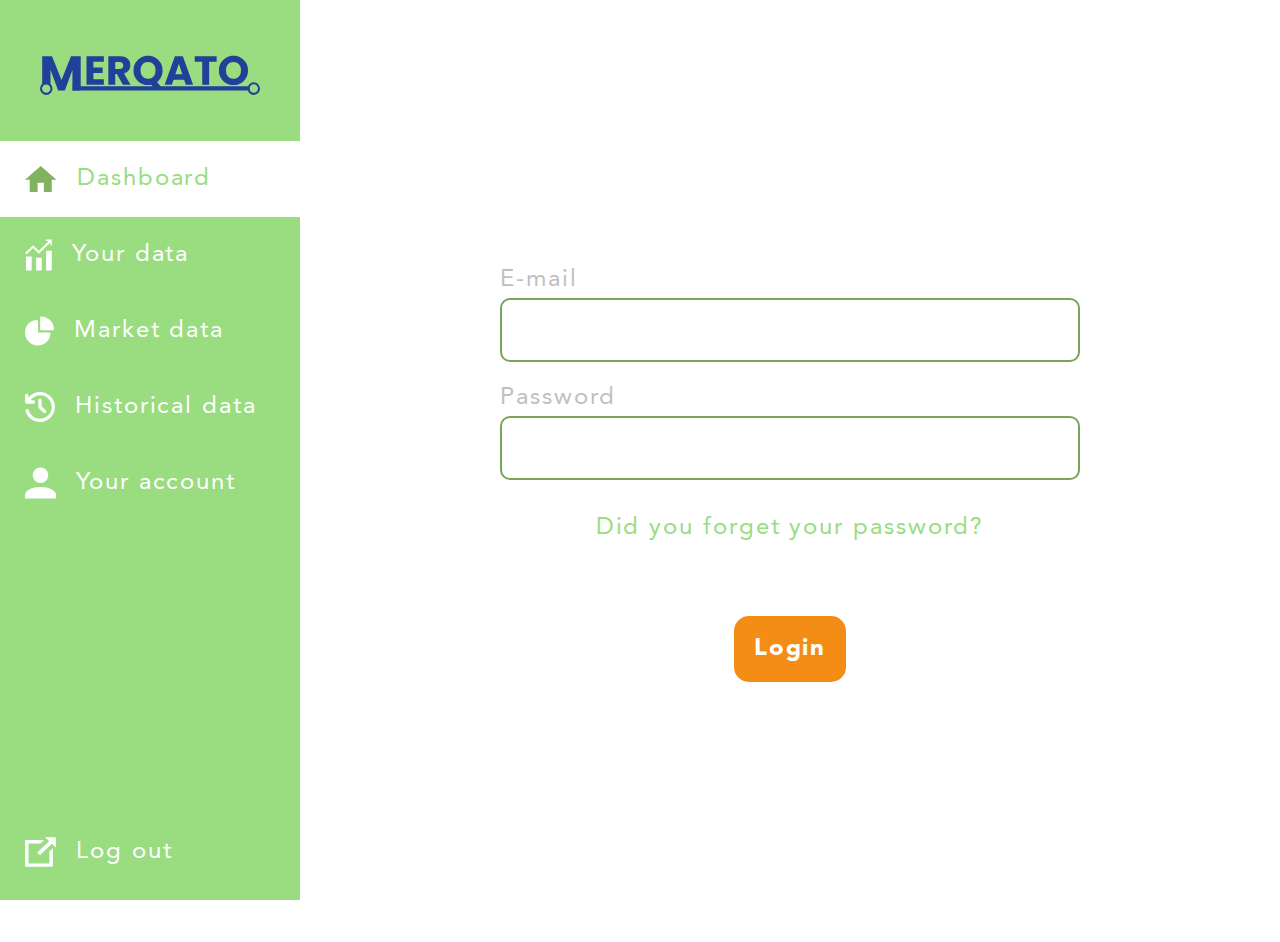
<file: index.html>
<!doctype html>
<html class="no-js" lang="">
    <head>
        <meta charset="utf-8">
        <meta http-equiv="x-ua-compatible" content="ie=edge">
        <title>Home</title>
        <meta name="description" content="">
        <meta name="viewport" content="width=device-width, initial-scale=1"> 
		<link rel="shortcut icon" type="image/x-icon" href="#">
        <!-- Place favicon.ico in the root directory -->
        
		<!-- CSS here -->
        <link rel="stylesheet" href="assets/css/bootstrap.min.css">
        <link rel="stylesheet" href="assets/css/style.css">
        <link rel="stylesheet" href="assets/css/responsive.css">
    </head>
    <body>

       
    <!-- header-area START -->
    <header class=" d-block d-lg-none">
        <div class="container">
            <div class="row">
                <div class="col-6">
                    <div class="logo">
                        <a href="#">
                            <img src="assets/img/logo.svg" alt="">
                        </a>
                    </div>
                </div>
                <div class="col-6">
                    <div class="bar siteBar-btn">
                        <a class="bar-icon " href="#">
                            <span></span>
                        </a>
                        <a href="#">
                            <img src="assets/img/Close.svg" alt="">
                        </a>
                    </div>
                </div>
            </div>
        </div>
    </header>
    <!-- header-area END -->



    <main class="main-page">
        
        <div class="side_nav">
            <div class="logo">
                <a href="#">
                    <img src="assets/img/logo.svg" alt="">
                </a>
            </div>
            <ul>
                <li class="active"><a href="Dashboard.html" ><img src="assets/img/nav-1.svg" alt=""> Dashboard</a></li>
                <li><a href="your-data.html"><img src="assets/img/nav-2.svg" alt=""> Your data</a></li>
                <li ><a href="market.html"><img src="assets/img/nav-3.svg" alt=""> Market data</a></li>
                <li><a href="Historical.html"><img src="assets/img/nav-4.svg" alt=""> Historical data</a></li>
                <li><a href="account.html"><img src="assets/img/nav-5.svg" alt=""> Your account</a></li>
            </ul>
            <a href="#" class="log_out">
                <img src="assets/img/nav-6.svg" alt="">
                Log out
            </a>
        </div>

        <!--------- Section START ---------->
        <section class="page_content">
            <div class="login-area">
                <div class="container">
                    <div class="row">
                        <div class="col-lg-12">
                            <div class="login-wrp">
                                <form action="">
                                    <div class="input_blk">
                                        <label for="">E-mail</label>
                                        <input type="text" placeholder="">
                                    </div>
                                    <div class="input_blk">
                                        <label for="">Password</label>
                                        <input type="password" placeholder="">
                                    </div>
                                    <a href="#">Did you forget your password?</a>
                                    <button type="submit">Login</button>
                                </form>
                            </div>
                        </div>
                    </div>
                </div>
            </div>
        </section>
        <!--------- Section End ---------->


    </main>

    
		<!-- JS here --> 
        <script src="assets/js/jquery-3.4.1.min.js"></script>
        <script src="assets/js/popper.min.js"></script>
        <script src="assets/js/bootstrap.min.js"></script>
        <script src="assets/js/main.js"></script>
    </body>
</html>
</file>
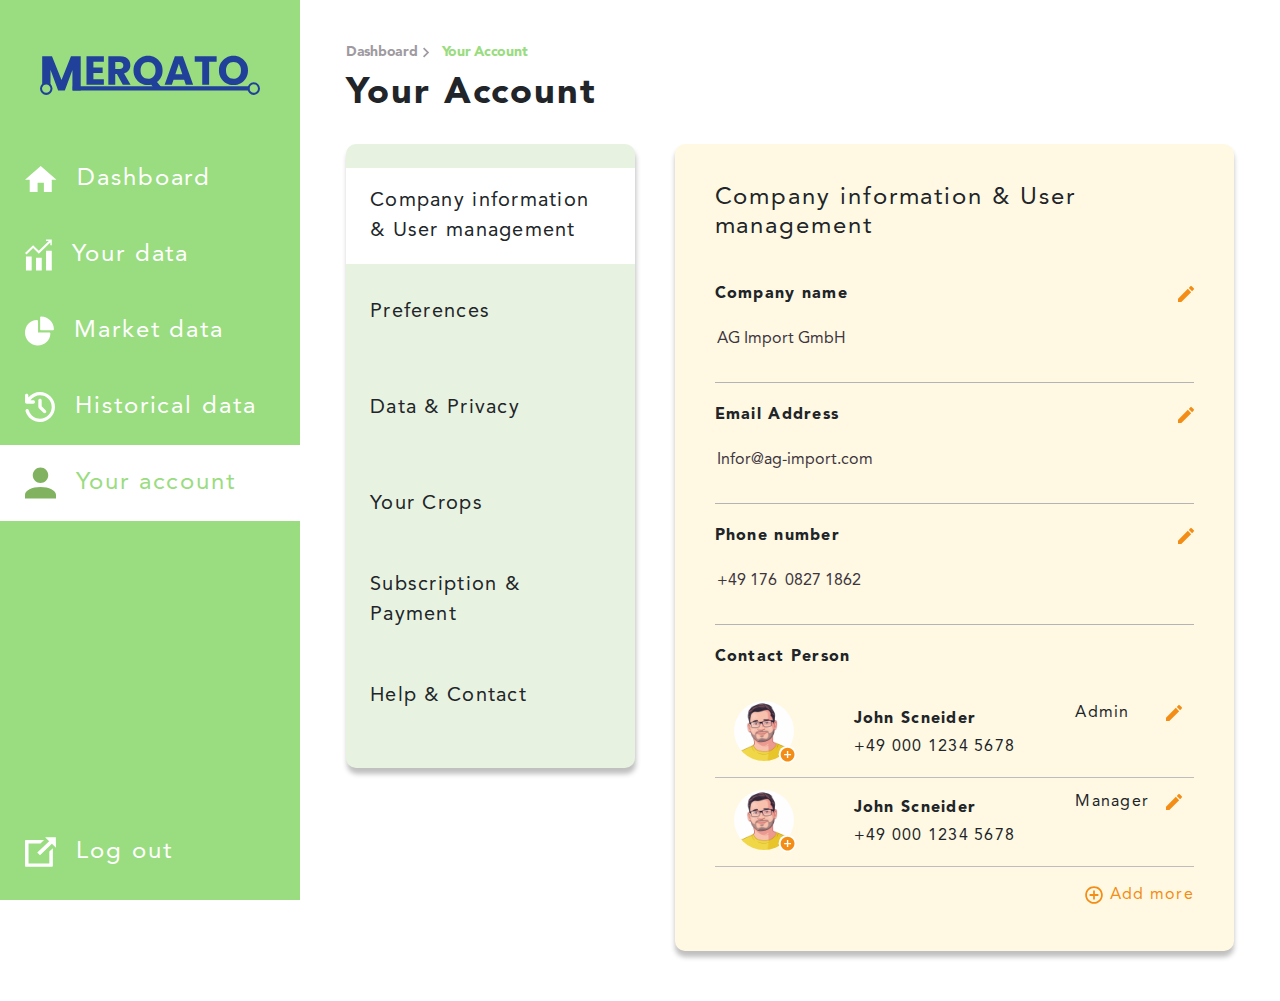
<file: account.html>
<!doctype html>
<html class="no-js" lang="">
    <head>
        <meta charset="utf-8">
        <meta http-equiv="x-ua-compatible" content="ie=edge">
        <title>account</title>
        <meta name="description" content="">
        <meta name="viewport" content="width=device-width, initial-scale=1"> 
		<link rel="shortcut icon" type="image/x-icon" href="#">
        <!-- Place favicon.ico in the root directory -->
        
		<!-- CSS here -->
        <link rel="stylesheet" href="assets/css/nice-select.css">
        <link rel="stylesheet" href="assets/css/bootstrap.min.css">
        <link rel="stylesheet" href="assets/css/style.css">
        <link rel="stylesheet" href="assets/css/responsive.css">
    </head>
    <body>

       
    <!-- header-area START -->
    <header class=" d-block d-lg-none">
        <div class="container">
            <div class="row">
                <div class="col-6">
                    <div class="logo">
                        <a href="#">
                            <img src="assets/img/logo.svg" alt="">
                        </a>
                    </div>
                </div>
                <div class="col-6">
                    <div class="bar siteBar-btn">
                        <a class="bar-icon " href="#">
                            <span></span>
                        </a>
                        <a href="#">
                            <img src="assets/img/Close.svg" alt="">
                        </a>
                    </div>
                </div>
            </div>
        </div>
    </header>
    <!-- header-area END -->



    <main class="main-page">
        
        <div class="side_nav">
            <div class="logo">
                <a href="#">
                    <img src="assets/img/logo.svg" alt="">
                </a>
            </div>
            <ul>
                <li ><a href="Dashboard.html" ><img src="assets/img/nav-1.svg" alt=""> Dashboard</a></li>
                <li><a href="your-data.html"><img src="assets/img/nav-2.svg" alt=""> Your data</a></li>
                <li ><a href="market.html"><img src="assets/img/nav-3.svg" alt=""> Market data</a></li>
                <li><a href="Historical.html"><img src="assets/img/nav-4.svg" alt=""> Historical data</a></li>
                <li class="active"><a href="account.html"><img src="assets/img/nav-5.svg" alt=""> Your account</a></li>
            </ul>
            <a href="#" class="log_out">
                <img src="assets/img/nav-6.svg" alt="">
                Log out
            </a>
        </div>

        <!--------- Section START ---------->
        <section class="page_content">

            <div class="top-area your_top">
                <div class="container">
                    <div class="row">
                        <div class="col-lg-12">
                            <div class="sub_nav">
                                <ul>
                                    <li><a href="Dashboard.html">Dashboard <img src="assets/img/arrow-right.svg" alt=""></a></li>
                                    <li><a href="#">Your Account</a></li>
                                </ul>
                            </div>
                        </div>
                        <div class="col-lg-12">
                            <div class="title ">
                                <h2>Your Account</h2>
                            </div>
                        </div>
                    </div>
                </div>
            </div>

            <div class="market-page">
                <div class="container">
                    <div class="Account-area">
                        <div class="Account_wrp">
                            <div class="Account_nav">
                                <ul>
                                    <li><a href="#" class="active">Company information & User management</a></li>
                                    <li><a href="#">Preferences</a></li>
                                    <li><a href="#">Data & Privacy</a></li>
                                    <li><a href="#">Your Crops</a></li>
                                    <li><a href="#">Subscription & Payment</a></li>
                                    <li><a href="#">Help & Contact</a></li>
                                </ul>
                            </div>
                            <div class="Account_right">
                                <div class="Company-info">
                                    <h4>Company information & User management</h4>
                                    <div class="info_blk">
                                        <label for="">
                                            Company name <a href="#"><img src="assets/img/pen.svg" alt=""></a>
                                        </label>
                                        <input type="text" placeholder="AG Import GmbH">
                                    </div>
                                    <div class="info_blk">
                                        <label for="">
                                            Email Address <a href="#"><img src="assets/img/pen.svg" alt=""></a>
                                        </label>
                                        <input type="text" placeholder="Infor@ag-import.com">
                                    </div>
                                    <div class="info_blk">
                                        <label for="">
                                            Phone number <a href="#"><img src="assets/img/pen.svg" alt=""></a>
                                        </label>
                                        <input type="text" placeholder="+49 176  0827 1862">
                                    </div>
                                    <div class="Contact-Person">
                                        <b>Contact Person</b>
                                        <div class="Person_blk">
                                            <i>
                                                <img src="assets/img/user.jpg" alt="">
                                                <a href="#"><img src="assets/img/plus-circle.svg" alt=""></a>
                                            </i>
                                            <div class="Person_text">
                                                <b>John Scneider</b>
                                                <span>+49 000 1234 5678</span>
                                            </div>
                                            <div class="Person_opt">
                                                <span>Admin</span>
                                                <a href="#"><img src="assets/img/pen.svg" alt=""></a>
                                            </div>
                                        </div>
                                        <div class="Person_blk">
                                            <i>
                                                <img src="assets/img/user.jpg" alt="">
                                                <a href="#"><img src="assets/img/plus-circle.svg" alt=""></a>
                                            </i>
                                            <div class="Person_text">
                                                <b>John Scneider</b>
                                                <span>+49 000 1234 5678</span>
                                            </div>
                                            <div class="Person_opt">
                                                <span>Manager</span>
                                                <a href="#"><img src="assets/img/pen.svg" alt=""></a>
                                            </div>
                                        </div>
                                        <a href="#" class="AddM"><img src="assets/img/plus-circle-outline.svg" alt=""> Add more</a>
                                    </div>
                                </div>
                            </div>
                        </div>
                    </div>
                </div>
            </div>


        </section>
        <!--------- Section End ---------->


    </main>

    
		<!-- JS here --> 
        <script src="assets/js/jquery-3.4.1.min.js"></script>
        <script src="assets/js/popper.min.js"></script>
        <script src="assets/js/bootstrap.min.js"></script>
        <script src="assets/js/jquery.nice-select.min.js"></script>
        <script src="assets/js/main.js"></script>
    </body>
</html>
</file>
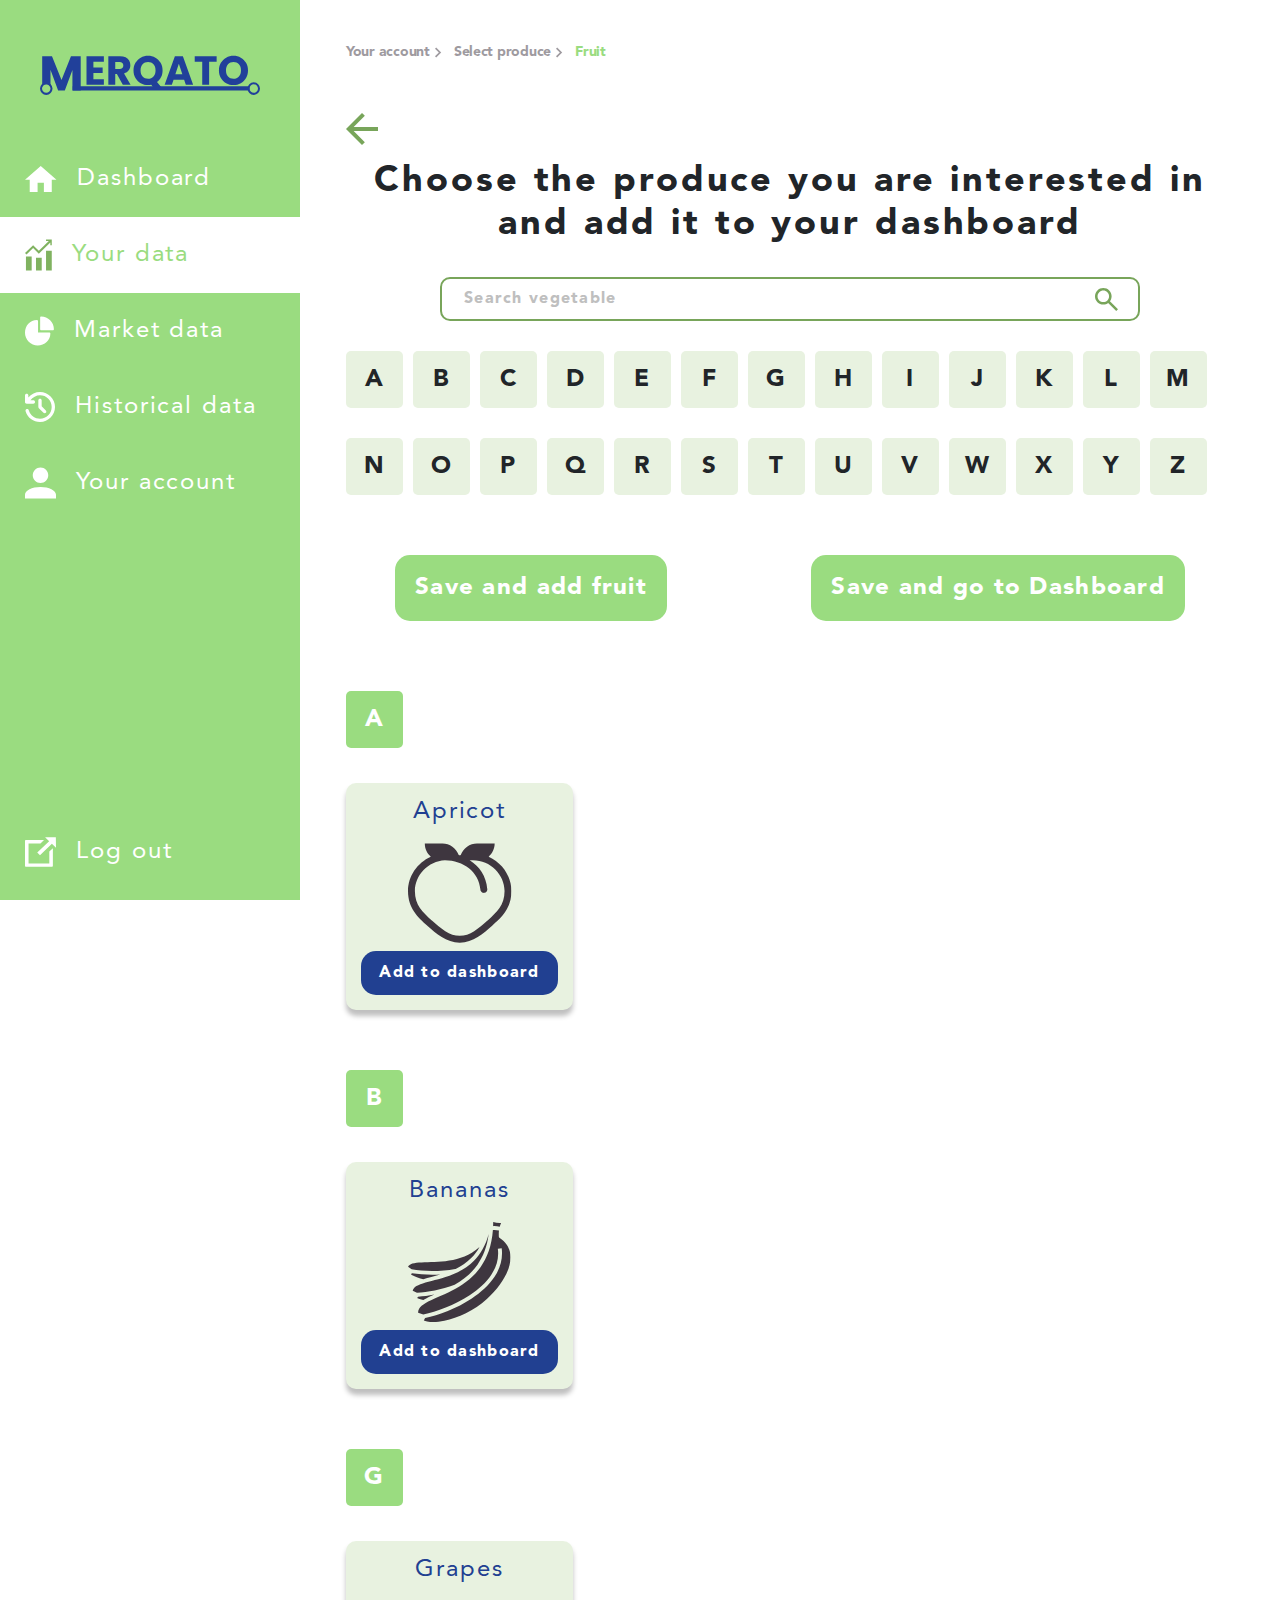
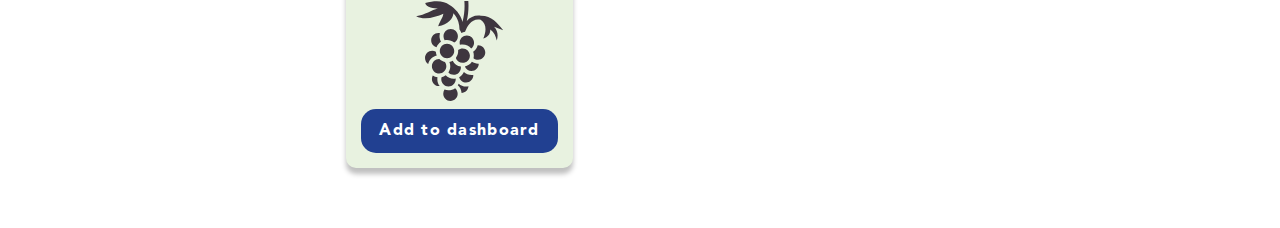
<file: ChooseProduce-Fruit.html>
<!doctype html>
<html class="no-js" lang="">
    <head>
        <meta charset="utf-8">
        <meta http-equiv="x-ua-compatible" content="ie=edge">
        <title>ChooseProduce-Fruit</title>
        <meta name="description" content="">
        <meta name="viewport" content="width=device-width, initial-scale=1"> 
		<link rel="shortcut icon" type="image/x-icon" href="#">
        <!-- Place favicon.ico in the root directory -->
        
		<!-- CSS here -->
        <link rel="stylesheet" href="assets/css/bootstrap.min.css">
        <link rel="stylesheet" href="assets/css/style.css">
        <link rel="stylesheet" href="assets/css/responsive.css">
    </head>
    <body>

       
    <!-- header-area START -->
    <header class=" d-block d-lg-none">
        <div class="container">
            <div class="row">
                <div class="col-6">
                    <div class="logo">
                        <a href="#">
                            <img src="assets/img/logo.svg" alt="">
                        </a>
                    </div>
                </div>
                <div class="col-6">
                    <div class="bar siteBar-btn">
                        <a class="bar-icon " href="#">
                            <span></span>
                        </a>
                        <a href="#">
                            <img src="assets/img/Close.svg" alt="">
                        </a>
                    </div>
                </div>
            </div>
        </div>
    </header>
    <!-- header-area END -->




    <main class="main-page">
        
        <div class="side_nav">
            <div class="logo">
                <a href="#">
                    <img src="assets/img/logo.svg" alt="">
                </a>
            </div>
            <ul>
                <li ><a href="Dashboard.html" ><img src="assets/img/nav-1.svg" alt=""> Dashboard</a></li>
                <li class="active"><a href="your-data.html"><img src="assets/img/nav-2.svg" alt=""> Your data</a></li>
                <li ><a href="market.html"><img src="assets/img/nav-3.svg" alt=""> Market data</a></li>
                <li><a href="Historical.html"><img src="assets/img/nav-4.svg" alt=""> Historical data</a></li>
                <li><a href="account.html"><img src="assets/img/nav-5.svg" alt=""> Your account</a></li>
            </ul>
            <a href="#" class="log_out">
                <img src="assets/img/nav-6.svg" alt="">
                Log out
            </a>
        </div>

        <!--------- Section START ---------->
        <section class="page_content">
            <div class="Vegetables-area">
                <div class="container">
                    <div class="row">
                        <div class="col-lg-12">
                            <div class="sub_nav">
                                <ul>
                                    <li><a href="index.html">Your account <img src="assets/img/arrow-right.svg" alt=""></a></li>
                                    <li><a href="ChooseProduce-Step.html">Select produce <img src="assets/img/arrow-right.svg" alt=""></a></li>
                                    <li><a href="ChooseProduce-Fruit.html">Fruit</a></li>
                                </ul>
                            </div>
                        </div>
                        <div class="col-lg-12">
                            <div class="back_link">
                                <a href="#"><img src="assets/img/Back-arrow.svg" alt=""></a>
                            </div>
                        </div>
                        <div class="col-lg-12">
                            <div class="Vegetables_content">
                                <h2>Choose the produce you are interested in and add it to your dashboard</h2>
                                <div class="src_box">
                                    <input type="text" placeholder="Search vegetable">
                                    <a href="#"><img src="assets/img/search.svg" alt=""></a>
                                </div>
                                <ul>
                                    <li><a href="">a</a></li>
                                    <li><a href="">b</a></li>
                                    <li><a href="">c</a></li>
                                    <li><a href="">d</a></li>
                                    <li><a href="">e</a></li>
                                    <li><a href="">f</a></li>
                                    <li><a href="">g</a></li>
                                    <li><a href="">h</a></li>
                                    <li><a href="">i</a></li>
                                    <li><a href="">j</a></li>
                                    <li><a href="">k</a></li>
                                    <li><a href="">l</a></li>
                                    <li><a href="">m</a></li>
                                    <li><a href="">n</a></li>
                                    <li><a href="">o</a></li>
                                    <li><a href="">p</a></li>
                                    <li><a href="">q</a></li>
                                    <li><a href="">r</a></li>
                                    <li><a href="">s</a></li>
                                    <li><a href="">t</a></li>
                                    <li><a href="">u</a></li>
                                    <li><a href="">v</a></li>
                                    <li><a href="">w</a></li>
                                    <li><a href="">x</a></li>
                                    <li><a href="">y</a></li>
                                    <li><a href="">z</a></li>
                                </ul>
                                <div class="Vegetables_btn_wrp">
                                    <a href="#" class="thm_btn">Save and add fruit</a>
                                    <a href="#" class="thm_btn">Save and go to Dashboard</a>
                                </div>
                                <div class="Vegetables_items">
                                    <div class="v_item">
                                        <span>a</span>
                                        <div class="v_item_wrp">
                                            <div class="v_item_blk">
                                                <h4>Apricot</h4>
                                                <i>
                                                    <img src="assets/img/peach.svg" alt="">
                                                </i>
                                                <a href="#">Add to dashboard</a>
                                            </div>
                                        </div>
                                    </div>
                                    <div class="v_item">
                                        <span>b</span>
                                        <div class="v_item_wrp">
                                            <div class="v_item_blk">
                                                <h4>Bananas</h4>
                                                <i>
                                                    <img src="assets/img/banana-2.svg" alt="">
                                                </i>
                                                <a href="#">Add to dashboard</a>
                                            </div>
                                        </div>
                                    </div>
                                    <div class="v_item">
                                        <span>g</span>
                                        <div class="v_item_wrp">
                                            <div class="v_item_blk">
                                                <h4>Grapes</h4>
                                                <i>
                                                    <img src="assets/img/grapes.svg" alt="">
                                                </i>
                                                <a href="#">Add to dashboard</a>
                                            </div>
                                        </div>
                                    </div>
                                </div>
                            </div>
                        </div>
                    </div>
                </div>
            </div>
        </section>
        <!--------- Section End ---------->




    </main>

    <a href="#" class="top_btn">
        <span>Back to top <img src="assets/img/chevron-up.svg" alt=""></span>
    </a>

		<!-- JS here --> 
        <script src="assets/js/jquery-3.4.1.min.js"></script>
        <script src="assets/js/popper.min.js"></script>
        <script src="assets/js/bootstrap.min.js"></script>
        <script src="assets/js/main.js"></script>
    </body>
</html>
</file>
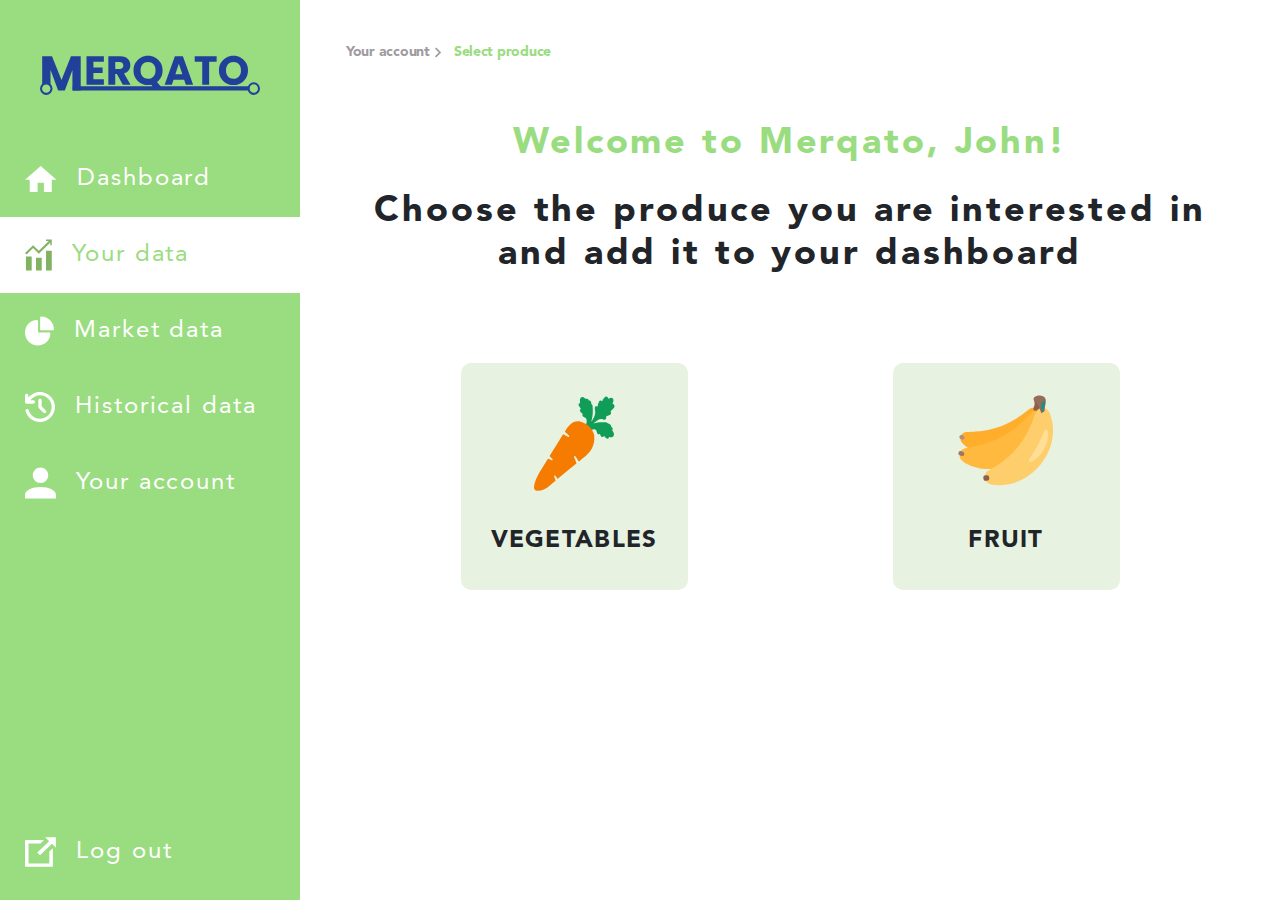
<file: ChooseProduce-Step.html>
<!doctype html>
<html class="no-js" lang="">
    <head>
        <meta charset="utf-8">
        <meta http-equiv="x-ua-compatible" content="ie=edge">
        <title>ChooseProduce-Step</title>
        <meta name="description" content="">
        <meta name="viewport" content="width=device-width, initial-scale=1"> 
		<link rel="shortcut icon" type="image/x-icon" href="#">
        <!-- Place favicon.ico in the root directory -->
        
		<!-- CSS here -->
        <link rel="stylesheet" href="assets/css/bootstrap.min.css">
        <link rel="stylesheet" href="assets/css/style.css">
        <link rel="stylesheet" href="assets/css/responsive.css">
    </head>
    <body>

       
    <!-- header-area START -->
    <header class=" d-block d-lg-none">
        <div class="container">
            <div class="row">
                <div class="col-6">
                    <div class="logo">
                        <a href="#">
                            <img src="assets/img/logo.svg" alt="">
                        </a>
                    </div>
                </div>
                <div class="col-6">
                    <div class="bar siteBar-btn">
                        <a class="bar-icon " href="#">
                            <span></span>
                        </a>
                        <a href="#">
                            <img src="assets/img/Close.svg" alt="">
                        </a>
                    </div>
                </div>
            </div>
        </div>
    </header>
    <!-- header-area END -->




    <main class="main-page">
        
        <div class="side_nav">
            <div class="logo">
                <a href="#">
                    <img src="assets/img/logo.svg" alt="">
                </a>
            </div>
            <ul>
                <li ><a href="Dashboard.html" ><img src="assets/img/nav-1.svg" alt=""> Dashboard</a></li>
                <li class="active"><a href="your-data.html"><img src="assets/img/nav-2.svg" alt=""> Your data</a></li>
                <li ><a href="market.html"><img src="assets/img/nav-3.svg" alt=""> Market data</a></li>
                <li><a href="Historical.html"><img src="assets/img/nav-4.svg" alt=""> Historical data</a></li>
                <li><a href="account.html"><img src="assets/img/nav-5.svg" alt=""> Your account</a></li>
            </ul>
            <a href="#" class="log_out">
                <img src="assets/img/nav-6.svg" alt="">
                Log out
            </a>
        </div>

        <!--------- Section START ---------->
        <section class="page_content">
            <div class="product-area">
                <div class="container">
                    <div class="row">
                        <div class="col-lg-12">
                            <div class="sub_nav">
                                <ul>
                                    <li><a href="index.html">Your account <img src="assets/img/arrow-right.svg" alt=""></a></li>
                                    <li><a href="ChooseProduce-Step.html">Select produce</a></li>
                                </ul>
                            </div>
                        </div>
                        <div class="col-lg-12">
                            <div class="product_content">
                                <h2 class="color">Welcome to Merqato, John!</h2>
                                <h2>Choose the produce you are interested in and add it to your dashboard</h2>
                            </div>
                        </div>
                        <div class="col-lg-12">
                            <div class="product_item">
                                <a href="ChooseProduce-Veggies.html">
                                    <i><img src="assets/img/VegetableIcon.svg" alt=""></i>
                                    <span>VEGETABLES</span>
                                </a>
                                <a href="ChooseProduce-Fruit.html">
                                    <i><img src="assets/img/banana.svg" alt=""></i>
                                    <span>FRUIT</span>
                                </a>
                            </div>
                        </div>
                    </div>
                </div>
            </div>
        </section>
        <!--------- Section End ---------->




    </main>

    
		<!-- JS here --> 
        <script src="assets/js/jquery-3.4.1.min.js"></script>
        <script src="assets/js/popper.min.js"></script>
        <script src="assets/js/bootstrap.min.js"></script>
        <script src="assets/js/main.js"></script>
    </body>
</html>
</file>
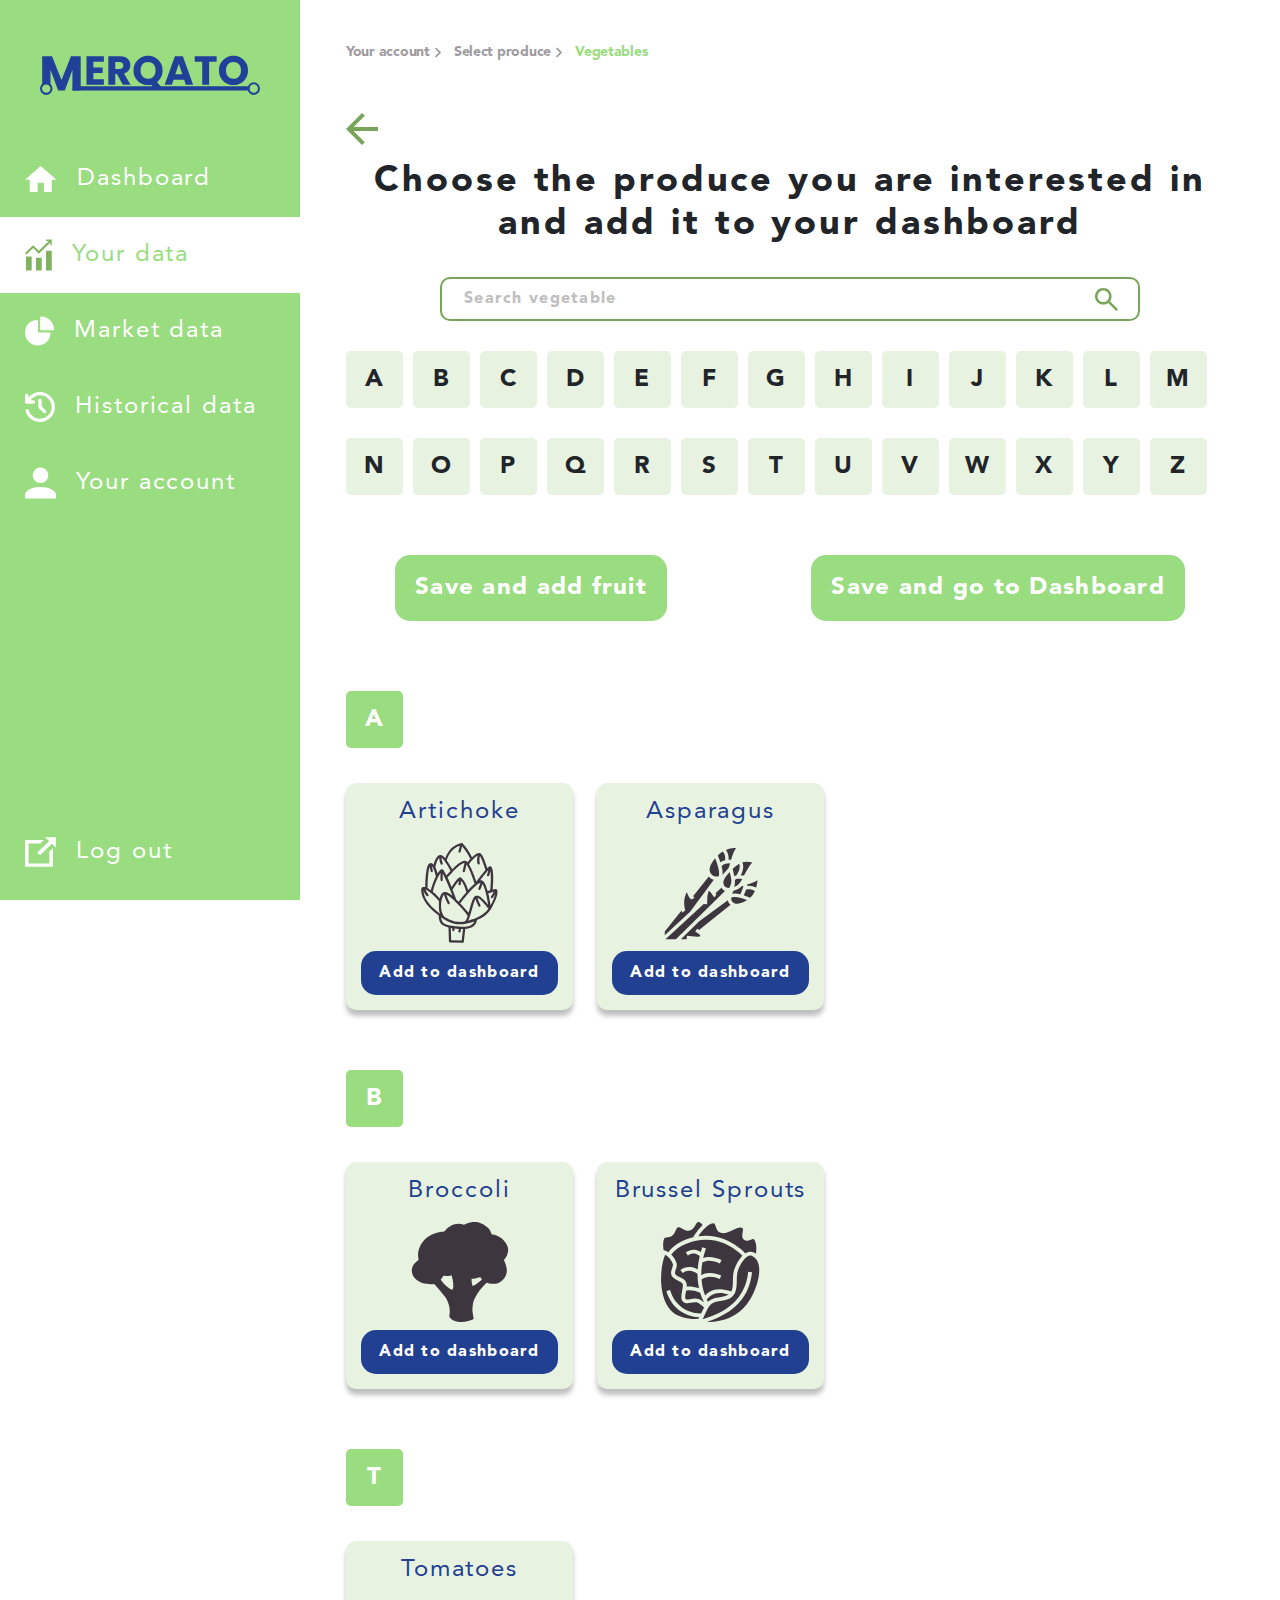
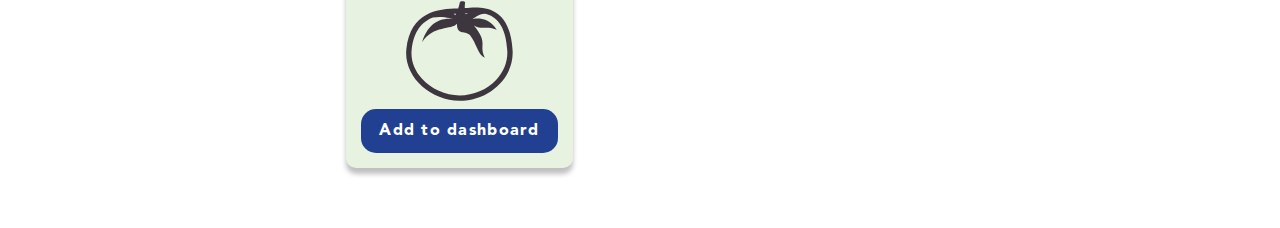
<file: ChooseProduce-Veggies.html>
<!doctype html>
<html class="no-js" lang="">
    <head>
        <meta charset="utf-8">
        <meta http-equiv="x-ua-compatible" content="ie=edge">
        <title>ChooseProduce-Veggies</title>
        <meta name="description" content="">
        <meta name="viewport" content="width=device-width, initial-scale=1"> 
		<link rel="shortcut icon" type="image/x-icon" href="#">
        <!-- Place favicon.ico in the root directory -->
        
		<!-- CSS here -->
        <link rel="stylesheet" href="assets/css/bootstrap.min.css">
        <link rel="stylesheet" href="assets/css/style.css">
        <link rel="stylesheet" href="assets/css/responsive.css">
    </head>
    <body>

       
    <!-- header-area START -->
    <header class=" d-block d-lg-none">
        <div class="container">
            <div class="row">
                <div class="col-6">
                    <div class="logo">
                        <a href="#">
                            <img src="assets/img/logo.svg" alt="">
                        </a>
                    </div>
                </div>
                <div class="col-6">
                    <div class="bar siteBar-btn">
                        <a class="bar-icon " href="#">
                            <span></span>
                        </a>
                        <a href="#">
                            <img src="assets/img/Close.svg" alt="">
                        </a>
                    </div>
                </div>
            </div>
        </div>
    </header>
    <!-- header-area END -->




    <main class="main-page">
        
        <div class="side_nav">
            <div class="logo">
                <a href="#">
                    <img src="assets/img/logo.svg" alt="">
                </a>
            </div>
            <ul>
                <li ><a href="Dashboard.html" ><img src="assets/img/nav-1.svg" alt=""> Dashboard</a></li>
                <li class="active"><a href="your-data.html"><img src="assets/img/nav-2.svg" alt=""> Your data</a></li>
                <li ><a href="market.html"><img src="assets/img/nav-3.svg" alt=""> Market data</a></li>
                <li><a href="Historical.html"><img src="assets/img/nav-4.svg" alt=""> Historical data</a></li>
                <li><a href="account.html"><img src="assets/img/nav-5.svg" alt=""> Your account</a></li>
            </ul>
            <a href="#" class="log_out">
                <img src="assets/img/nav-6.svg" alt="">
                Log out
            </a>
        </div>

        <!--------- Section START ---------->
        <section class="page_content">
            <div class="Vegetables-area">
                <div class="container">
                    <div class="row">
                        <div class="col-lg-12">
                            <div class="sub_nav">
                                <ul>
                                    <li><a href="index.html">Your account <img src="assets/img/arrow-right.svg" alt=""></a></li>
                                    <li><a href="ChooseProduce-Step.html">Select produce <img src="assets/img/arrow-right.svg" alt=""></a></li>
                                    <li><a href="ChooseProduce-Veggies.html">Vegetables</a></li>
                                </ul>
                            </div>
                        </div>
                        <div class="col-lg-12">
                            <div class="back_link">
                                <a href="#"><img src="assets/img/Back-arrow.svg" alt=""></a>
                            </div>
                        </div>
                        <div class="col-lg-12">
                            <div class="Vegetables_content">
                                <h2>Choose the produce you are interested in and add it to your dashboard</h2>
                                <div class="src_box">
                                    <input type="text" placeholder="Search vegetable">
                                    <a href="#"><img src="assets/img/search.svg" alt=""></a>
                                </div>
                                <ul>
                                    <li><a href="">a</a></li>
                                    <li><a href="">b</a></li>
                                    <li><a href="">c</a></li>
                                    <li><a href="">d</a></li>
                                    <li><a href="">e</a></li>
                                    <li><a href="">f</a></li>
                                    <li><a href="">g</a></li>
                                    <li><a href="">h</a></li>
                                    <li><a href="">i</a></li>
                                    <li><a href="">j</a></li>
                                    <li><a href="">k</a></li>
                                    <li><a href="">l</a></li>
                                    <li><a href="">m</a></li>
                                    <li><a href="">n</a></li>
                                    <li><a href="">o</a></li>
                                    <li><a href="">p</a></li>
                                    <li><a href="">q</a></li>
                                    <li><a href="">r</a></li>
                                    <li><a href="">s</a></li>
                                    <li><a href="">t</a></li>
                                    <li><a href="">u</a></li>
                                    <li><a href="">v</a></li>
                                    <li><a href="">w</a></li>
                                    <li><a href="">x</a></li>
                                    <li><a href="">y</a></li>
                                    <li><a href="">z</a></li>
                                </ul>
                                <div class="Vegetables_btn_wrp">
                                    <a href="#" class="thm_btn">Save and add fruit</a>
                                    <a href="#" class="thm_btn">Save and go to Dashboard</a>
                                </div>
                                <div class="Vegetables_items">
                                    <div class="v_item">
                                        <span>a</span>
                                        <div class="v_item_wrp">
                                            <div class="v_item_blk">
                                                <h4>Artichoke</h4>
                                                <i>
                                                    <img src="assets/img/artichoke.svg" alt="">
                                                </i>
                                                <a href="#">Add to dashboard</a>
                                            </div>
                                            <div class="v_item_blk">
                                                <h4>Asparagus</h4>
                                                <i>
                                                    <img src="assets/img/asparagus.svg" alt="">
                                                </i>
                                                <a href="#">Add to dashboard</a>
                                            </div>
                                        </div>
                                    </div>
                                    <div class="v_item">
                                        <span>b</span>
                                        <div class="v_item_wrp">
                                            <div class="v_item_blk">
                                                <h4>Broccoli</h4>
                                                <i>
                                                    <img src="assets/img/broccoli.svg" alt="">
                                                </i>
                                                <a href="#">Add to dashboard</a>
                                            </div>
                                            <div class="v_item_blk">
                                                <h4>Brussel Sprouts</h4>
                                                <i>
                                                    <img src="assets/img/sprouts.svg" alt="">
                                                </i>
                                                <a href="#">Add to dashboard</a>
                                            </div>
                                        </div>
                                    </div>
                                    <div class="v_item">
                                        <span>T</span>
                                        <div class="v_item_wrp">
                                            <div class="v_item_blk">
                                                <h4>Tomatoes</h4>
                                                <i>
                                                    <img src="assets/img/tomato.svg" alt="">
                                                </i>
                                                <a href="#">Add to dashboard</a>
                                            </div>
                                        </div>
                                    </div>
                                </div>
                            </div>
                        </div>
                    </div>
                </div>
            </div>
        </section>
        <!--------- Section End ---------->




    </main>

    <a href="#" class="top_btn">
        <span>Back to top <img src="assets/img/chevron-up.svg" alt=""></span>
    </a>

		<!-- JS here --> 
        <script src="assets/js/jquery-3.4.1.min.js"></script>
        <script src="assets/js/popper.min.js"></script>
        <script src="assets/js/bootstrap.min.js"></script>
        <script src="assets/js/main.js"></script>
    </body>
</html>
</file>
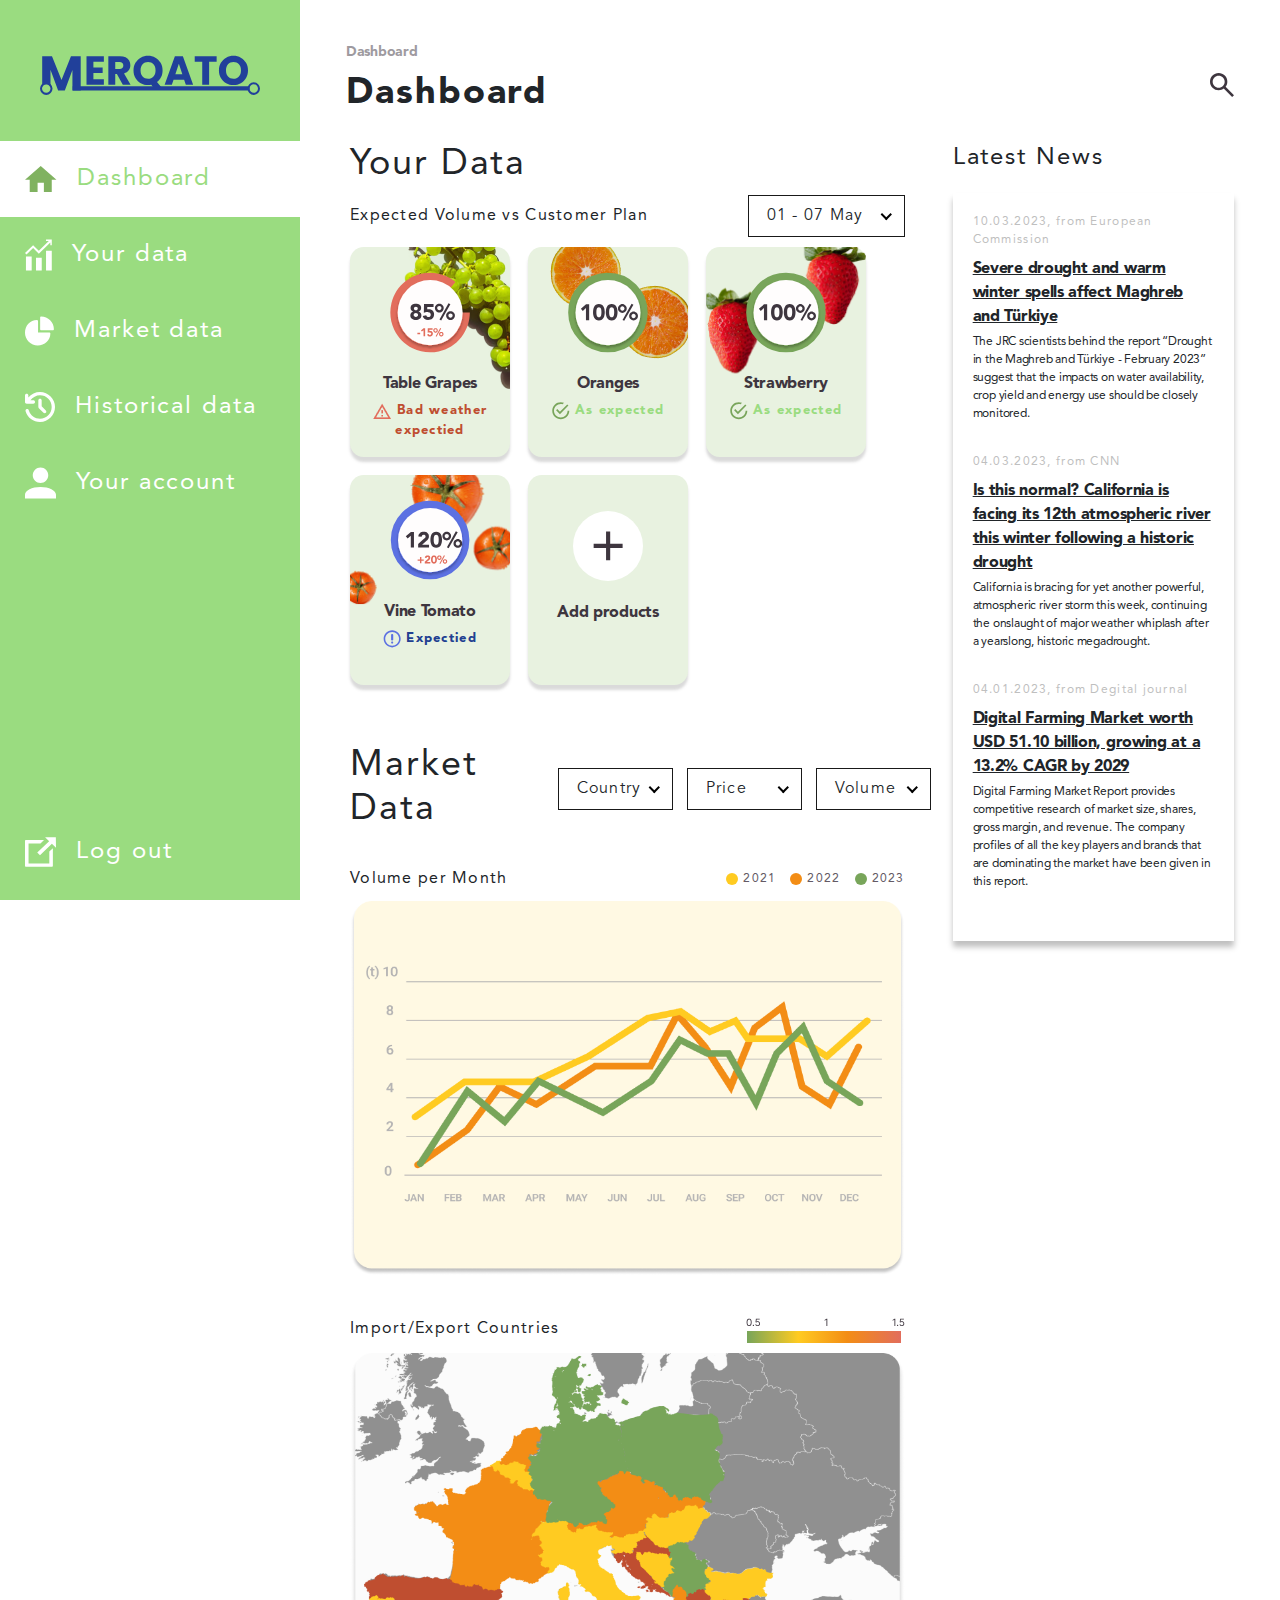
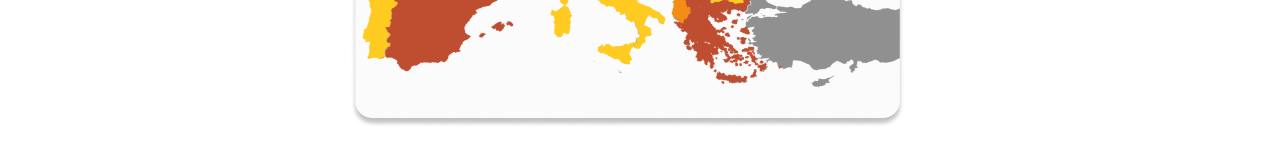
<file: Dashboard.html>
<!doctype html>
<html class="no-js" lang="">
    <head>
        <meta charset="utf-8">
        <meta http-equiv="x-ua-compatible" content="ie=edge">
        <title>Dashboard</title>
        <meta name="description" content="">
        <meta name="viewport" content="width=device-width, initial-scale=1"> 
		<link rel="shortcut icon" type="image/x-icon" href="#">
        <!-- Place favicon.ico in the root directory -->
        
		<!-- CSS here -->
        <link rel="stylesheet" href="assets/css/nice-select.css">
        <link rel="stylesheet" href="assets/css/bootstrap.min.css">
        <link rel="stylesheet" href="assets/css/style.css">
        <link rel="stylesheet" href="assets/css/responsive.css">
    </head>
    <body>

       
    <!-- header-area START -->
    <header class=" d-block d-lg-none">
        <div class="container">
            <div class="row">
                <div class="col-6">
                    <div class="logo">
                        <a href="#">
                            <img src="assets/img/logo.svg" alt="">
                        </a>
                    </div>
                </div>
                <div class="col-6">
                    <div class="bar siteBar-btn">
                        <a class="bar-icon " href="#">
                            <span></span>
                        </a>
                        <a href="#">
                            <img src="assets/img/Close.svg" alt="">
                        </a>
                    </div>
                </div>
            </div>
        </div>
    </header>
    <!-- header-area END -->



    <main class="main-page">
        
        <div class="side_nav">
            <div class="logo">
                <a href="#">
                    <img src="assets/img/logo.svg" alt="">
                </a>
            </div>
            <ul>
                <li class="active"><a href="Dashboard.html" ><img src="assets/img/nav-1.svg" alt=""> Dashboard</a></li>
                <li><a href="your-data.html"><img src="assets/img/nav-2.svg" alt=""> Your data</a></li>
                <li ><a href="market.html"><img src="assets/img/nav-3.svg" alt=""> Market data</a></li>
                <li><a href="Historical.html"><img src="assets/img/nav-4.svg" alt=""> Historical data</a></li>
                <li><a href="account.html"><img src="assets/img/nav-5.svg" alt=""> Your account</a></li>
            </ul>
            <a href="#" class="log_out">
                <img src="assets/img/nav-6.svg" alt="">
                Log out
            </a>
        </div>

        <!--------- Section START ---------->
        <section class="page_content">

            <div class="top-area">
                <div class="container">
                    <div class="row">
                        <div class="col-lg-12">
                            <div class="sub_nav">
                                <ul>
                                    <li><a href="Dashboard.html">Dashboard </a></li>
                                    <li></li>
                                </ul>
                            </div>
                        </div>
                        <div class="col-lg-12">
                            <div class="title flex">
                                <h2>Dashboard</h2>
                                <a href="#"><img src="assets/img/search-black.svg" alt=""></a>
                            </div>
                        </div>
                    </div>
                </div>
            </div>

            <div class="Dashboard-page">
                <div class="container">
                    <div class="row">
                        <div class="col-xl-8 col-xxl-9">
                            <div class="data-area">
                                <div class="container">
                                    <div class="row">
                                        <div class="col-lg-12">
                                            <div class="data_content">
                                                <h2 class="title">Your Data</h2>
                                                <div class="data_opt">
                                                    <span>Expected Volume vs Customer Plan</span>
                                                    <div class="select">
                                                        <select class="wide">
                                                            <option data-display="01 - 07  May">01 - 07  May</option>
                                                            <option value="1">Some option</option>
                                                            <option value="2">Another option</option>
                                                            <option value="3" disabled>A disabled option</option>
                                                            <option value="4">Potato</option>
                                                        </select>
                                                    </div>
                                                </div>
                                            </div>
                                        </div>
                                        <div class="col-lg-12">
                                            <div class="Items_wrp">
                                                <a href="#" class="Item_blk">
                                                    <div class="circle-chart">
                                                        <img src="assets/img/circle-chart-1.svg" alt="">
                                                    </div>
                                                    <i>
                                                        <img src="assets/img/Items-1.png" alt="">
                                                    </i>
                                                    <span>Table Grapes</span>
                                                    <p style="color: var(--redColor);">
                                                        <img src="assets/img/Artwork.png" alt="">
                                                        Bad weather expectied
                                                    </p>
                                                </a>
                                                <a href="#" class="Item_blk">
                                                    <div class="circle-chart">
                                                        <img src="assets/img/circle-chart-2.svg" alt="">
                                                    </div>
                                                    <i>
                                                        <img src="assets/img/Items-2.png" alt="">
                                                    </i>
                                                    <span>Oranges</span>
                                                    <p>
                                                        <img src="assets/img/Artwork-2.svg" alt="">
                                                        As expected
                                                    </p>
                                                </a>
                                                <a href="#" class="Item_blk">
                                                    <div class="circle-chart">
                                                        <img src="assets/img/circle-chart-2.svg" alt="">
                                                    </div>
                                                    <i>
                                                        <img src="assets/img/Items-3.png" alt="">
                                                    </i>
                                                    <span>Strawberry</span>
                                                    <p>
                                                        <img src="assets/img/Artwork-2.svg" alt="">
                                                        As expected
                                                    </p>
                                                </a>
                                                <a href="#" class="Item_blk">
                                                    <div class="circle-chart">
                                                        <img src="assets/img/circle-chart-3.svg" alt="">
                                                    </div>
                                                    <i>
                                                        <img src="assets/img/Items-4.png" alt="">
                                                    </i>
                                                    <span>Vine Tomato</span>
                                                    
                                                    <p style="color: var(--thmColor2);">
                                                        <img src="assets/img/Artwork-3.svg" alt="">
                                                        Expectied
                                                    </p>
                                                </a>
                                                <a href="#" class="Item_blk addMore">
                                                    <i>
                                                        <img src="assets/img/plus.svg" alt="">
                                                    </i>
                                                    <span>Add 
                                                        products</span>
                                                </a>
                                            </div>
                                        </div>
                                    </div>
                                </div>
                            </div>
                
                            <div class="Market-area">
                                <div class="container">
                                    <div class="row">
                                        <div class="col-lg-12">
                                            <div class="Market_opt">
                                                <h2 class="title">
                                                    Market Data
                                                </h2>
                                                <div class="flex">
                                                    <div class="select">
                                                        <select class="wide">
                                                            <option data-display="Country">Country</option>
                                                            <option value="1">Some </option>
                                                            <option value="2">Another </option>
                                                            <option value="3">Another </option>
                                                            <option value="4">Potato</option>
                                                        </select>
                                                    </div>
                                                    <div class="select">
                                                        <select class="wide">
                                                            <option data-display="Price">Price</option>
                                                            <option value="1">Some </option>
                                                            <option value="2">Another </option>
                                                            <option value="3">Another </option>
                                                            <option value="4">Potato</option>
                                                        </select>
                                                    </div>
                                                    <div class="select">
                                                        <select class="wide">
                                                            <option data-display="Volume">Volume</option>
                                                            <option value="1">Some </option>
                                                            <option value="2">Another </option>
                                                            <option value="3">Another </option>
                                                            <option value="4">Potato</option>
                                                        </select>
                                                    </div>
                                                </div>
                                            </div>
                                        </div>
                                        <div class="col-xxl-6">
                                            <div class="Market_blk">
                                                <div class="Market_text">
                                                    <span>Volume per Month</span>
                                                    <ul>
                                                        <li><i style="background-color: #FFCB21;"></i> 2021</li>
                                                        <li><i style="background-color: #F38D15;"></i> 2022</li>
                                                        <li><i style="background-color: #78A55A;"></i> 2023</li>
                                                    </ul>
                                                </div>
                                                <div class="Market_content">
                                                    <img src="assets/img/chart-1.png" alt="">
                                                </div>
                                            </div>
                                        </div>
                                        <div class="col-xxl-6">
                                            <div class="Market_blk">
                                                <div class="Market_text">
                                                    <span>Import/Export Countries</span>
                                                    <img src="assets/img/map-sab.svg" alt="">
                                                </div>
                                                <div class="Market_content">
                                                    <img src="assets/img/MAP.png" alt="">
                                                </div>
                                            </div>
                                        </div>
                                    </div>
                                </div>
                            </div>
                        </div>
                        <div class="col-xl-4 col-xxl-3">
                            <div class="news-area">
                                <h4>Latest News</h4>
                                <div class="news_wrp">
                                    <div class="news_blk">
                                        <span>10.03.2023, from European Commission </span>
                                        <a href="">Severe drought and warm winter spells affect Maghreb and Türkiye</a>
                                        <p>The JRC scientists behind the report “Drought in the Maghreb and Türkiye - February 2023” suggest that the impacts on water availability, crop yield and energy use should be closely monitored.</p>
                                    </div>

                                    <div class="news_blk">
                                        <span>04.03.2023, from CNN </span>
                                        <a href="">Is this normal? California is facing its 12th atmospheric river this winter following a historic drought</a>
                                        <p>California is bracing for yet another powerful, atmospheric river storm this week, continuing the onslaught of major weather whiplash after a yearslong, historic megadrought.</p>
                                    </div>

                                    <div class="news_blk">
                                        <span>04.01.2023, from Degital journal </span>
                                        <a href="">Digital Farming Market worth USD 51.10 billion, growing at a 13.2% CAGR by 2029</a>
                                        <p>Digital Farming Market Report provides competitive research of market size, shares, gross margin, and revenue. The company profiles of all the key players and brands that are dominating the market have been given in this report.</p>
                                    </div>
                                </div>
                            </div>
                        </div>
                    </div>
                </div>
            </div>


        </section>
        <!--------- Section End ---------->


    </main>

    
		<!-- JS here --> 
        <script src="assets/js/jquery-3.4.1.min.js"></script>
        <script src="assets/js/popper.min.js"></script>
        <script src="assets/js/bootstrap.min.js"></script>
        <script src="assets/js/jquery.nice-select.min.js"></script>
        <script src="assets/js/main.js"></script>
    </body>
</html>
</file>
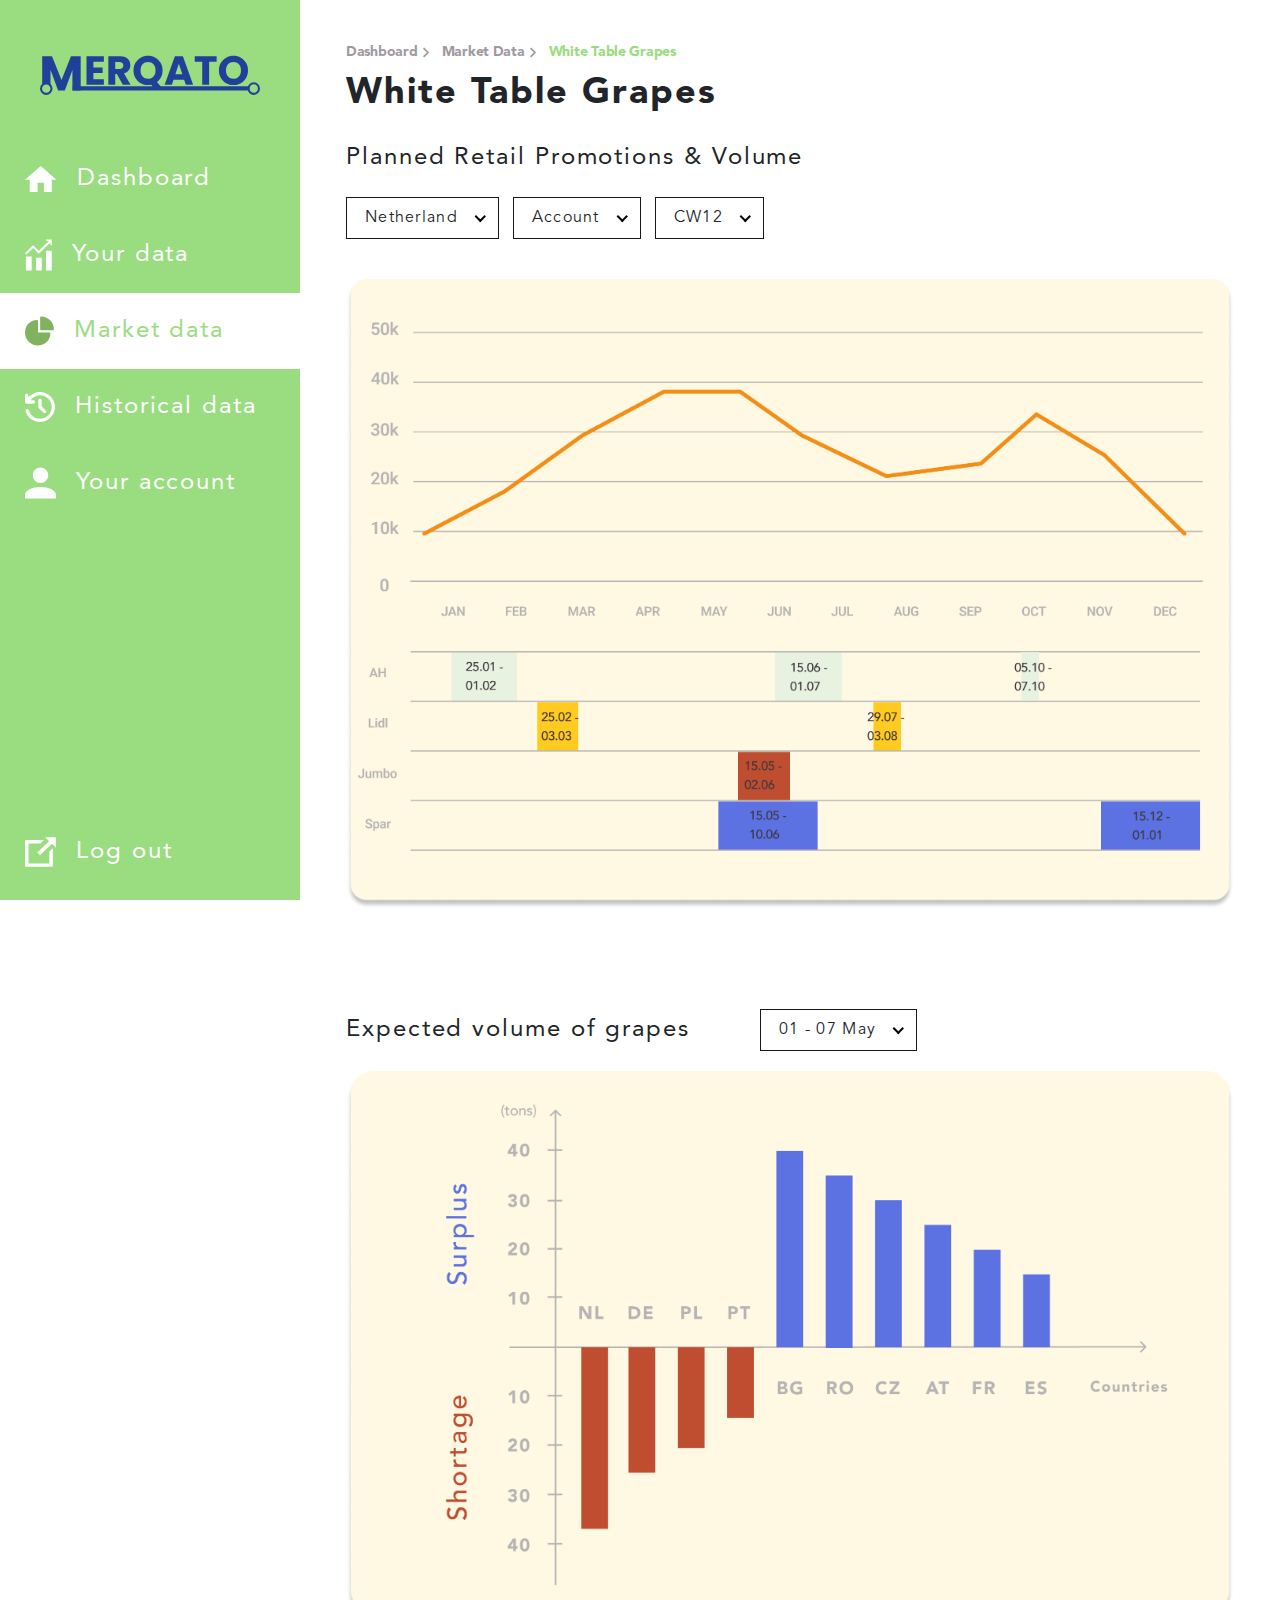
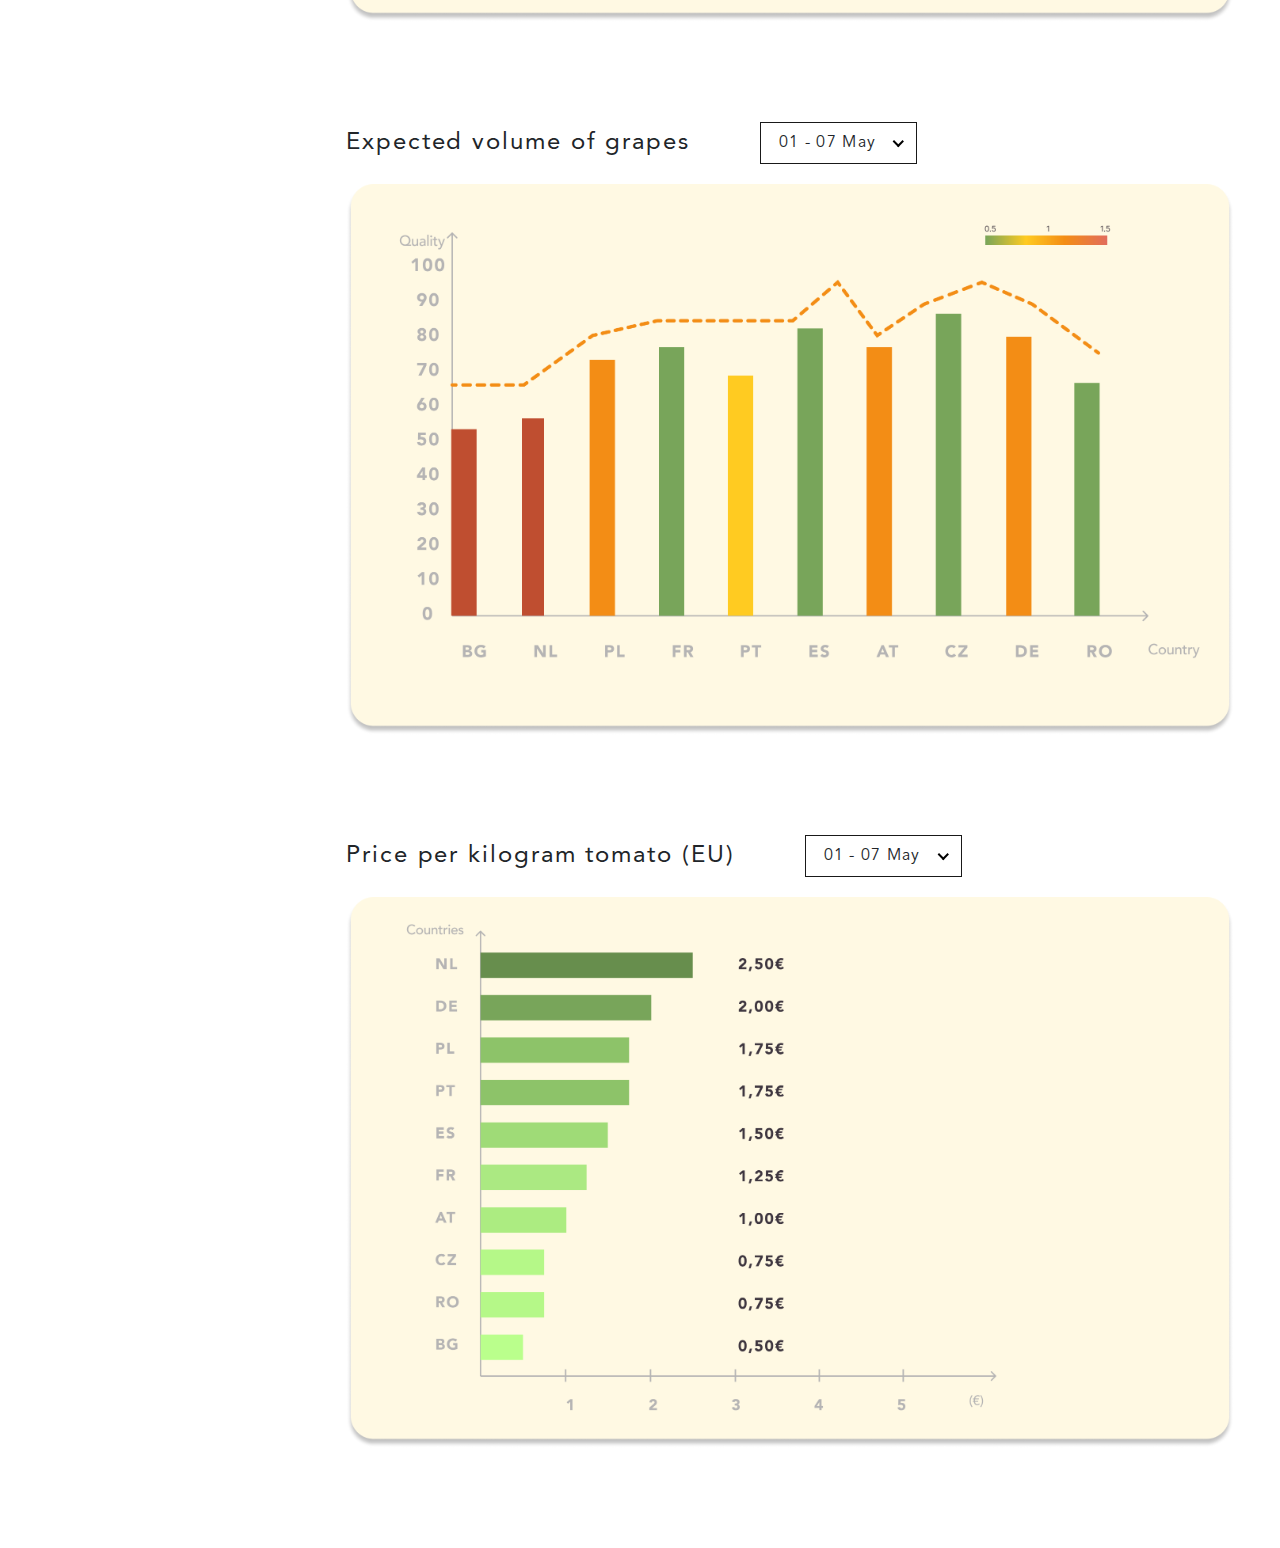
<file: details.html>
<!doctype html>
<html class="no-js" lang="">
    <head>
        <meta charset="utf-8">
        <meta http-equiv="x-ua-compatible" content="ie=edge">
        <title>Details</title>
        <meta name="description" content="">
        <meta name="viewport" content="width=device-width, initial-scale=1"> 
		<link rel="shortcut icon" type="image/x-icon" href="#">
        <!-- Place favicon.ico in the root directory -->
        
		<!-- CSS here -->
        <link rel="stylesheet" href="assets/css/nice-select.css">
        <link rel="stylesheet" href="assets/css/bootstrap.min.css">
        <link rel="stylesheet" href="assets/css/style.css">
        <link rel="stylesheet" href="assets/css/responsive.css">
    </head>
    <body>

       
    <!-- header-area START -->
    <header class=" d-block d-lg-none">
        <div class="container">
            <div class="row">
                <div class="col-6">
                    <div class="logo">
                        <a href="#">
                            <img src="assets/img/logo.svg" alt="">
                        </a>
                    </div>
                </div>
                <div class="col-6">
                    <div class="bar siteBar-btn">
                        <a class="bar-icon " href="#">
                            <span></span>
                        </a>
                        <a href="#">
                            <img src="assets/img/Close.svg" alt="">
                        </a>
                    </div>
                </div>
            </div>
        </div>
    </header>
    <!-- header-area END -->



    <main class="main-page">
        
        <div class="side_nav">
            <div class="logo">
                <a href="#">
                    <img src="assets/img/logo.svg" alt="">
                </a>
            </div>
            <ul>
                <li><a href="Dashboard.html" ><img src="assets/img/nav-1.svg" alt=""> Dashboard</a></li>
                <li><a href="your-data.html"><img src="assets/img/nav-2.svg" alt=""> Your data</a></li>
                <li  class="active"><a href="market.html"><img src="assets/img/nav-3.svg" alt=""> Market data</a></li>
                <li><a href="Historical.html"><img src="assets/img/nav-4.svg" alt=""> Historical data</a></li>
                <li><a href="account.html"><img src="assets/img/nav-5.svg" alt=""> Your account</a></li>
            </ul>
            <a href="#" class="log_out">
                <img src="assets/img/nav-6.svg" alt="">
                Log out
            </a>
        </div>

        <!--------- Section START ---------->
        <section class="page_content">

            <div class="top-area your_top">
                <div class="container">
                    <div class="row">
                        <div class="col-lg-12">
                            <div class="sub_nav">
                                <ul>
                                    <li><a href="Dashboard.html">Dashboard <img src="assets/img/arrow-right.svg" alt=""></a></li>
                                    <li><a href="market.html">Market Data <img src="assets/img/arrow-right.svg" alt=""></a></li>
                                    <li><a href="#">White Table Grapes</a></li>
                                </ul>
                            </div>
                        </div>
                        <div class="col-lg-12">
                            <div class="title flex">
                                <h2>White Table Grapes</h2>
                            </div>
                        </div>
                    </div>
                </div>
            </div>

            <div class="market-page">
                <div class="container">
                    <div class="Details-area">
                        <div class="Details_top">
                            <h4>Planned Retail Promotions & Volume</h4>
                        </div>
                        <div class="Market_opt">
                            <div class="flex">
                                <div class="select">
                                    <select class="wide">
                                        <option data-display="Netherland ">Netherland </option>
                                        <option value="1">Some </option>
                                        <option value="2">Another </option>
                                        <option value="3">Another </option>
                                        <option value="4">Potato</option>
                                    </select>
                                </div>
                                <div class="select">
                                    <select class="wide">
                                        <option data-display="Account">Account</option>
                                        <option value="1">Some </option>
                                        <option value="2">Another </option>
                                        <option value="3">Another </option>
                                        <option value="4">Potato</option>
                                    </select>
                                </div>
                                <div class="select">
                                    <select class="wide">
                                        <option data-display="CW12">CW12</option>
                                        <option value="1">Some </option>
                                        <option value="2">Another </option>
                                        <option value="3">Another </option>
                                        <option value="4">Potato</option>
                                    </select>
                                </div>
                            </div>
                        </div>
                        <div class="Details-chart">
                            <img src="assets/img/d-chart-1.png" alt="">
                        </div>
                        <div class="Details-chrat-title">
                            <h4>Expected volume of grapes</h4> 
                            <div class="select">
                                <select class="">
                                    <option data-display="01 - 07  May ">01 - 07  May </option>
                                    <option value="1">Some </option>
                                    <option value="2">Another </option>
                                    <option value="3">Another </option>
                                    <option value="4">Potato</option>
                                </select>
                            </div>
                        </div>
                        <div class="Details-chart">
                            <img src="assets/img/d-chart-2.png" alt="">
                        </div>
                        <div class="Details-chrat-title">
                            <h4>Expected volume of grapes</h4> 
                            <div class="select">
                                <select class="">
                                    <option data-display="01 - 07  May ">01 - 07  May </option>
                                    <option value="1">Some </option>
                                    <option value="2">Another </option>
                                    <option value="3">Another </option>
                                    <option value="4">Potato</option>
                                </select>
                            </div>
                        </div>
                        <div class="Details-chart">
                            <img src="assets/img/d-chart-3.png" alt="">
                        </div>
                        <div class="Details-chrat-title">
                            <h4>Price per kilogram tomato (EU)</h4> 
                            <div class="select">
                                <select class="">
                                    <option data-display="01 - 07  May ">01 - 07  May </option>
                                    <option value="1">Some </option>
                                    <option value="2">Another </option>
                                    <option value="3">Another </option>
                                    <option value="4">Potato</option>
                                </select>
                            </div>
                        </div>
                        <div class="Details-chart">
                            <img src="assets/img/d-chart-4.png" alt="">
                        </div>
                    </div>
                </div>
            </div>


        </section>
        <!--------- Section End ---------->


    </main>

    
		<!-- JS here --> 
        <script src="assets/js/jquery-3.4.1.min.js"></script>
        <script src="assets/js/popper.min.js"></script>
        <script src="assets/js/bootstrap.min.js"></script>
        <script src="assets/js/jquery.nice-select.min.js"></script>
        <script src="assets/js/main.js"></script>
    </body>
</html>
</file>
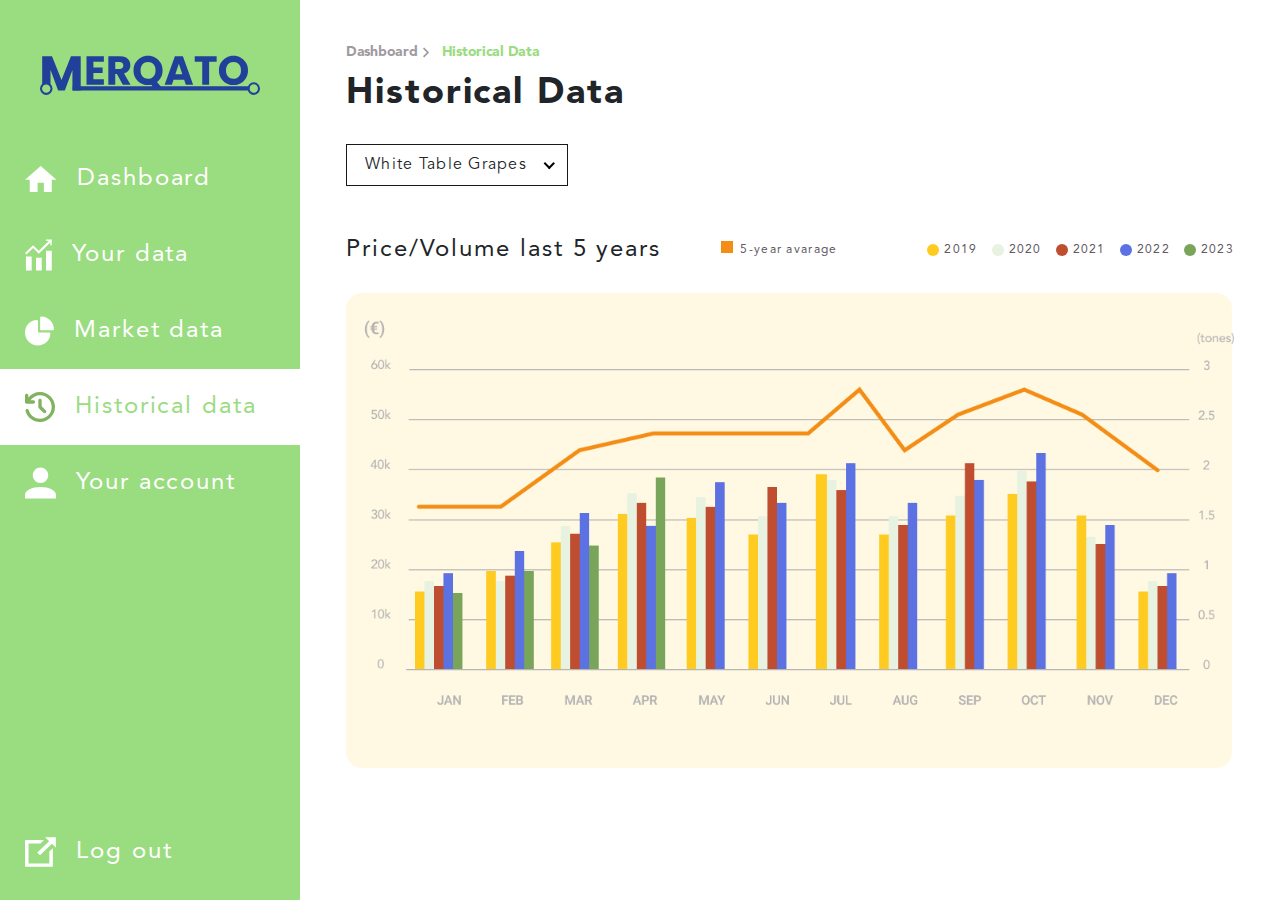
<file: Historical.html>
<!doctype html>
<html class="no-js" lang="">
    <head>
        <meta charset="utf-8">
        <meta http-equiv="x-ua-compatible" content="ie=edge">
        <title>Historical</title>
        <meta name="description" content="">
        <meta name="viewport" content="width=device-width, initial-scale=1"> 
		<link rel="shortcut icon" type="image/x-icon" href="#">
        <!-- Place favicon.ico in the root directory -->
        
		<!-- CSS here -->
        <link rel="stylesheet" href="assets/css/nice-select.css">
        <link rel="stylesheet" href="assets/css/bootstrap.min.css">
        <link rel="stylesheet" href="assets/css/style.css">
        <link rel="stylesheet" href="assets/css/responsive.css">
    </head>
    <body>

       
    <!-- header-area START -->
    <header class=" d-block d-lg-none">
        <div class="container">
            <div class="row">
                <div class="col-6">
                    <div class="logo">
                        <a href="#">
                            <img src="assets/img/logo.svg" alt="">
                        </a>
                    </div>
                </div>
                <div class="col-6">
                    <div class="bar siteBar-btn">
                        <a class="bar-icon " href="#">
                            <span></span>
                        </a>
                        <a href="#">
                            <img src="assets/img/Close.svg" alt="">
                        </a>
                    </div>
                </div>
            </div>
        </div>
    </header>
    <!-- header-area END -->



    <main class="main-page">
        
        <div class="side_nav">
            <div class="logo">
                <a href="#">
                    <img src="assets/img/logo.svg" alt="">
                </a>
            </div>
            <ul>
                <li><a href="Dashboard.html" ><img src="assets/img/nav-1.svg" alt=""> Dashboard</a></li>
                <li><a href="your-data.html"><img src="assets/img/nav-2.svg" alt=""> Your data</a></li>
                <li ><a href="market.html"><img src="assets/img/nav-3.svg" alt=""> Market data</a></li>
                <li class="active"><a href="Historical.html"><img src="assets/img/nav-4.svg" alt=""> Historical data</a></li>
                <li><a href="account.html"><img src="assets/img/nav-5.svg" alt=""> Your account</a></li>
            </ul>
            <a href="#" class="log_out">
                <img src="assets/img/nav-6.svg" alt="">
                Log out
            </a>
        </div>

        <!--------- Section START ---------->
        <section class="page_content">

            <div class="top-area your_top">
                <div class="container">
                    <div class="row">
                        <div class="col-lg-12">
                            <div class="sub_nav">
                                <ul>
                                    <li><a href="Dashboard.html">Dashboard <img src="assets/img/arrow-right.svg" alt=""></a></li>
                                    <li><a href="#">Historical Data</a></li>
                                </ul>
                            </div>
                        </div>
                        <div class="col-lg-12">
                            <div class="title flex">
                                <h2>Historical Data</h2>
                            </div>
                        </div>
                    </div>
                </div>
            </div>

            <div class="market-page">
                <div class="container">
                    <div class="Historical-area">
                        <div class="Historical_select">
                            <div class="select">
                                <select class="">
                                    <option data-display="White Table Grapes">White Table Grapes</option>
                                    <option value="1">Some </option>
                                    <option value="2">Another </option>
                                    <option value="3">Another </option>
                                    <option value="4">Potato</option>
                                </select>
                            </div>
                        </div>
                        
                        <div class="Historical_chart_title">
                            <h4>Price/Volume last 5 years</h4>
                            <div class="Market_text">
                                <span><i></i> 5-year avarage</span>
                                <ul>
                                    <li><i style="background-color: #FFCB21;"></i> 2019</li>
                                    <li><i style="background-color: #E8F2E0;"></i> 2020</li>
                                    <li><i style="background-color: #BF4E30;"></i> 2021</li>
                                    <li><i style="background-color: #5C71E2;"></i> 2022</li>
                                    <li><i style="background-color: #78A55A;"></i> 2023</li>
                                </ul>
                            </div>
                        </div>
                        <div class="Historical_chart">
                            <img src="assets/img/Historical-chart.png" alt="">
                        </div>
                    </div>
                </div>
            </div>


        </section>
        <!--------- Section End ---------->


    </main>

    
		<!-- JS here --> 
        <script src="assets/js/jquery-3.4.1.min.js"></script>
        <script src="assets/js/popper.min.js"></script>
        <script src="assets/js/bootstrap.min.js"></script>
        <script src="assets/js/jquery.nice-select.min.js"></script>
        <script src="assets/js/main.js"></script>
    </body>
</html>
</file>
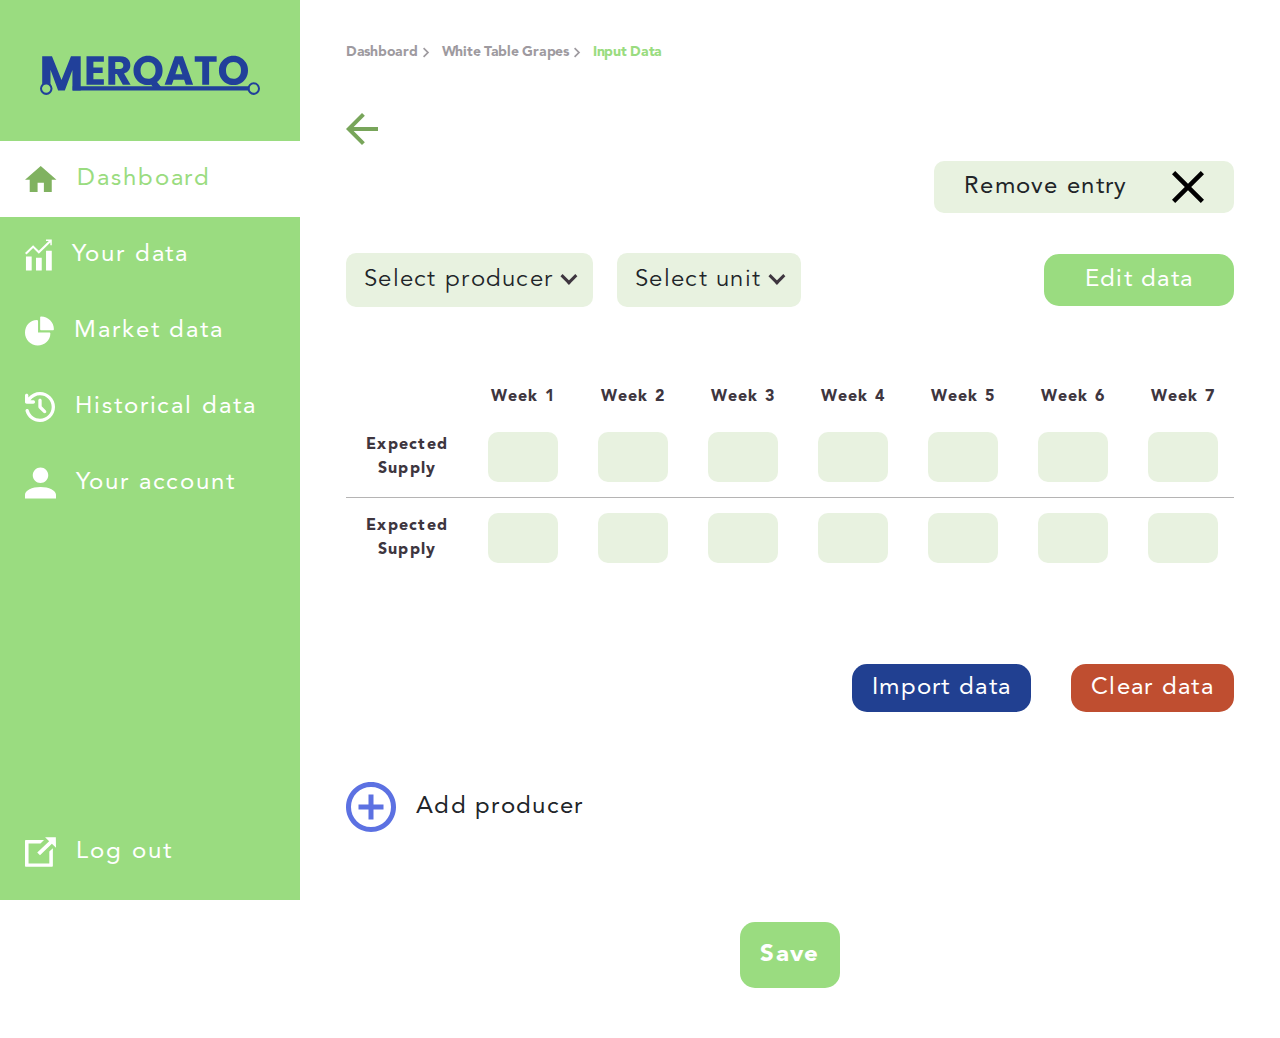
<file: input.html>
<!doctype html>
<html class="no-js" lang="">
    <head>
        <meta charset="utf-8">
        <meta http-equiv="x-ua-compatible" content="ie=edge">
        <title>Input</title>
        <meta name="description" content="">
        <meta name="viewport" content="width=device-width, initial-scale=1"> 
		<link rel="shortcut icon" type="image/x-icon" href="#">
        <!-- Place favicon.ico in the root directory -->
        
		<!-- CSS here -->
        <link rel="stylesheet" href="assets/css/nice-select.css">
        <link rel="stylesheet" href="assets/css/bootstrap.min.css">
        <link rel="stylesheet" href="assets/css/style.css">
        <link rel="stylesheet" href="assets/css/responsive.css">
    </head>
    <body>

       
    <!-- header-area START -->
    <header class=" d-block d-lg-none">
        <div class="container">
            <div class="row">
                <div class="col-6">
                    <div class="logo">
                        <a href="#">
                            <img src="assets/img/logo.svg" alt="">
                        </a>
                    </div>
                </div>
                <div class="col-6">
                    <div class="bar siteBar-btn">
                        <a class="bar-icon " href="#">
                            <span></span>
                        </a>
                        <a href="#">
                            <img src="assets/img/Close.svg" alt="">
                        </a>
                    </div>
                </div>
            </div>
        </div>
    </header>
    <!-- header-area END -->




    <main class="main-page">
        
        <div class="side_nav">
            <div class="logo">
                <a href="#">
                    <img src="assets/img/logo.svg" alt="">
                </a>
            </div>
            <ul>
                <li class="active"><a href="Dashboard.html" ><img src="assets/img/nav-1.svg" alt=""> Dashboard</a></li>
                <li><a href="your-data.html"><img src="assets/img/nav-2.svg" alt=""> Your data</a></li>
                <li ><a href="market.html"><img src="assets/img/nav-3.svg" alt=""> Market data</a></li>
                <li><a href="Historical.html"><img src="assets/img/nav-4.svg" alt=""> Historical data</a></li>
                <li><a href="account.html"><img src="assets/img/nav-5.svg" alt=""> Your account</a></li>
            </ul>
            <a href="#" class="log_out">
                <img src="assets/img/nav-6.svg" alt="">
                Log out
            </a>
        </div>

        <!--------- Section START ---------->
        <section class="page_content">
            <div class="producer-area">
                <div class="container">
                    <div class="row">
                        <div class="col-lg-12">
                            <div class="sub_nav">
                                <ul>
                                    <li><a href="index.html">Dashboard <img src="assets/img/arrow-right.svg" alt=""></a></li>
                                    <li><a href="">White Table Grapes <img src="assets/img/arrow-right.svg" alt=""></a></li>
                                    <li><a href="">Input Data</a></li>
                                </ul>
                            </div>
                        </div>
                        <div class="col-lg-12">
                            <div class="back_link">
                                <a href="#"><img src="assets/img/Back-arrow.svg" alt=""></a>
                            </div>
                        </div>
                        <div class="col-lg-12">
                            <div class="Remove_link">
                                <a href="#">Remove entry <img src="assets/img/Close-black.svg" alt=""></a>
                            </div>
                        </div>
                        <div class="col-lg-12">
                            <div class="producer-content">
                                <div class="producer_opt">
                                    <div class="producer_select">
                                        <div class="select">
                                            <select class="wide">
                                                <option data-display="Select producer">Select producer</option>
                                                <option value="1">Some option</option>
                                                <option value="2">Another option</option>
                                                <option value="3" disabled>A disabled option</option>
                                                <option value="4">Potato</option>
                                            </select>
                                        </div>
                                        <div class="select">
                                            <select class="wide">
                                                <option data-display="Select unit">Select unit</option>
                                                <option value="1">Some option</option>
                                                <option value="2">Another option</option>
                                                <option value="3" disabled>A disabled option</option>
                                                <option value="4">Potato</option>
                                            </select>
                                        </div>
                                    </div>
                                    <a href="#" class="thm_btn">Edit data</a>
                                </div>
                                <div class="table_wrp">
                                    <table class="table table-borderless">
                                        <thead>
                                            <tr>
                                                <th></th>
                                                <th scope="col">Week 1</th>
                                                <th scope="col">Week 2</th>
                                                <th scope="col">Week 3</th>
                                                <th scope="col">Week 4</th>
                                                <th scope="col">Week 5</th>
                                                <th scope="col">Week 6</th>
                                                <th scope="col">Week 7</th>
                                                <th scope="col">Week 8</th>
                                                <th scope="col">Week 9</th>
                                                <th scope="col">Week 10</th>
                                            </tr>
                                        </thead>
                                        <tbody>
                                            <tr class="bordered">
                                                <td>Expected <br>
                                                    Supply</td>
                                                <td><input type="text"></td>
                                                <td><input type="text"></td>
                                                <td><input type="text"></td>
                                                <td><input type="text"></td>
                                                <td><input type="text"></td>
                                                <td><input type="text"></td>
                                                <td><input type="text"></td>
                                                <td><input type="text"></td>
                                                <td><input type="text"></td>
                                                <td><input type="text"></td>
                                            </tr>
                                            <tr>
                                                <td>Expected <br>
                                                    Supply</td>
                                                <td><input type="text"></td>
                                                <td><input type="text"></td>
                                                <td><input type="text"></td>
                                                <td><input type="text"></td>
                                                <td><input type="text"></td>
                                                <td><input type="text"></td>
                                                <td><input type="text"></td>
                                                <td><input type="text"></td>
                                                <td><input type="text"></td>
                                                <td><input type="text"></td>
                                            </tr>
                                        </tbody>
                                    </table>
                                </div>
                                <div class="tb_btns">
                                    <a href="#" class="thm_btn">Import data</a>
                                    <a href="#" class="thm_btn" style="background: #BF4E30;">Clear data</a>
                                </div>
                            </div>
                        </div>
                        <div class="col-lg-12">
                            <div class="add_btn">
                                <a href="#"><img src="assets/img/add-circle.svg" alt=""> Add producer</a>
                            </div>
                        </div>
                        <div class="col-lg-12 text-center">
                            <div class="">
                                <a href="#" class="thm_btn"> Save </a>
                            </div>
                        </div>
                    </div>
                </div>
            </div>
        </section>
        <!--------- Section End ---------->




    </main>

    <a href="#" class="top_btn">
        <span>Back to top <img src="assets/img/chevron-up.svg" alt=""></span>
    </a>

		<!-- JS here --> 
        <script src="assets/js/jquery-3.4.1.min.js"></script>
        <script src="assets/js/popper.min.js"></script>
        <script src="assets/js/bootstrap.min.js"></script>
        <script src="assets/js/jquery.nice-select.min.js"></script>
        <script src="assets/js/main.js"></script>
    </body>
</html>
</file>
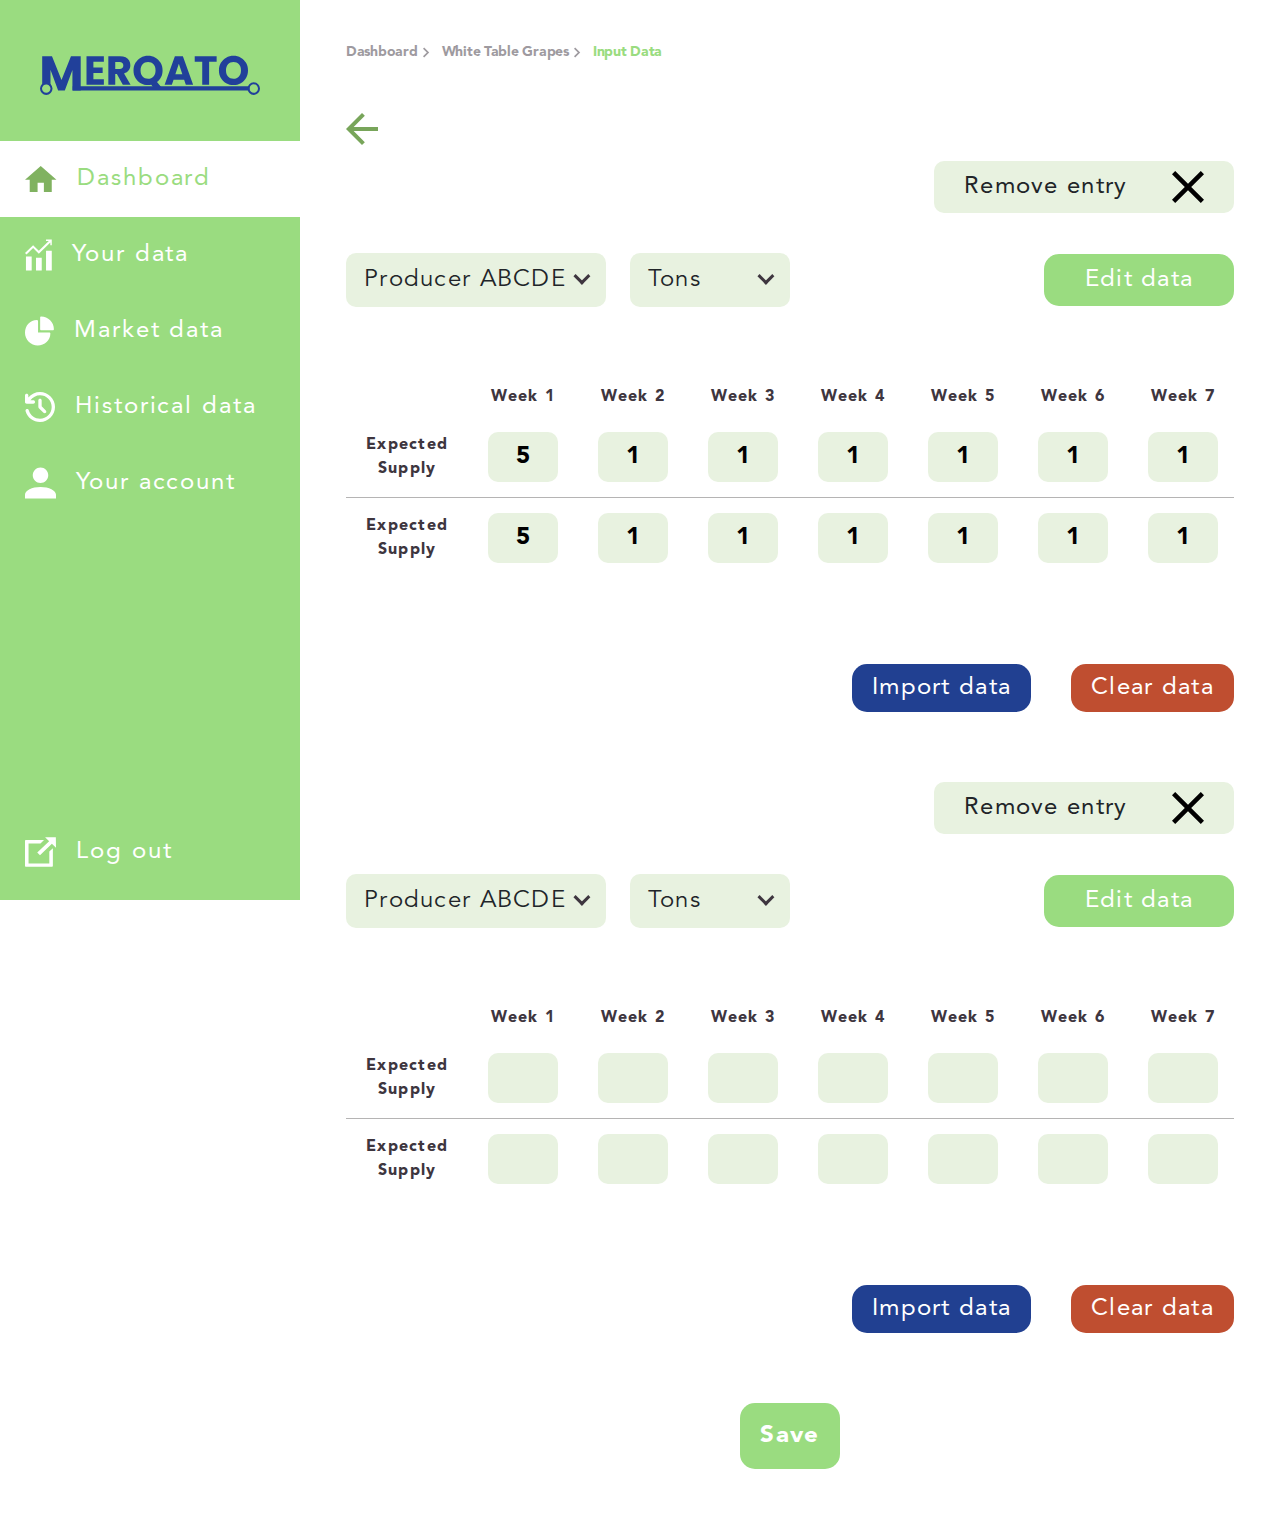
<file: InputAddProducer.html>
<!doctype html>
<html class="no-js" lang="">
    <head>
        <meta charset="utf-8">
        <meta http-equiv="x-ua-compatible" content="ie=edge">
        <title>InputAddProducer</title>
        <meta name="description" content="">
        <meta name="viewport" content="width=device-width, initial-scale=1"> 
		<link rel="shortcut icon" type="image/x-icon" href="#">
        <!-- Place favicon.ico in the root directory -->
        
		<!-- CSS here -->
        <link rel="stylesheet" href="assets/css/nice-select.css">
        <link rel="stylesheet" href="assets/css/bootstrap.min.css">
        <link rel="stylesheet" href="assets/css/style.css">
        <link rel="stylesheet" href="assets/css/responsive.css">
    </head>
    <body>

       
    <!-- header-area START -->
    <header class=" d-block d-lg-none">
        <div class="container">
            <div class="row">
                <div class="col-6">
                    <div class="logo">
                        <a href="#">
                            <img src="assets/img/logo.svg" alt="">
                        </a>
                    </div>
                </div>
                <div class="col-6">
                    <div class="bar siteBar-btn">
                        <a class="bar-icon " href="#">
                            <span></span>
                        </a>
                        <a href="#">
                            <img src="assets/img/Close.svg" alt="">
                        </a>
                    </div>
                </div>
            </div>
        </div>
    </header>
    <!-- header-area END -->




    <main class="main-page">
        
        <div class="side_nav">
            <div class="logo">
                <a href="#">
                    <img src="assets/img/logo.svg" alt="">
                </a>
            </div>
            <ul>
                <li class="active"><a href="Dashboard.html" ><img src="assets/img/nav-1.svg" alt=""> Dashboard</a></li>
                <li><a href="your-data.html"><img src="assets/img/nav-2.svg" alt=""> Your data</a></li>
                <li ><a href="market.html"><img src="assets/img/nav-3.svg" alt=""> Market data</a></li>
                <li><a href="Historical.html"><img src="assets/img/nav-4.svg" alt=""> Historical data</a></li>
                <li><a href="account.html"><img src="assets/img/nav-5.svg" alt=""> Your account</a></li>
            </ul>
            <a href="#" class="log_out">
                <img src="assets/img/nav-6.svg" alt="">
                Log out
            </a>
        </div>

        <!--------- Section START ---------->
        <section class="page_content">
            <div class="producer-area">
                <div class="container">
                    <div class="row">
                        <div class="col-lg-12">
                            <div class="sub_nav">
                                <ul>
                                    <li><a href="index.html">Dashboard <img src="assets/img/arrow-right.svg" alt=""></a></li>
                                    <li><a href="">White Table Grapes <img src="assets/img/arrow-right.svg" alt=""></a></li>
                                    <li><a href="">Input Data</a></li>
                                </ul>
                            </div>
                        </div>
                        <div class="col-lg-12">
                            <div class="back_link">
                                <a href="#"><img src="assets/img/Back-arrow.svg" alt=""></a>
                            </div>
                        </div>
                        <div class="col-lg-12">
                            <div class="Remove_link">
                                <a href="#">Remove entry <img src="assets/img/Close-black.svg" alt=""></a>
                            </div>
                        </div>
                        <div class="col-lg-12">
                            <div class="producer-content">
                                <div class="producer_opt">
                                    <div class="producer_select">
                                        <div class="select">
                                            <select class="wide">
                                                <option data-display="Producer ABCDE">Producer ABCDE</option>
                                                <option value="1">Some option</option>
                                                <option value="2">Another option</option>
                                                <option value="3" disabled>A disabled option</option>
                                                <option value="4">Potato</option>
                                            </select>
                                        </div>
                                        <div class="select">
                                            <select class="wide">
                                                <option data-display="Tons">Tons</option>
                                                <option value="1">Some option</option>
                                                <option value="2">Another option</option>
                                                <option value="3" disabled>A disabled option</option>
                                                <option value="4">Potato</option>
                                            </select>
                                        </div>
                                    </div>
                                    <a href="#" class="thm_btn">Edit data</a>
                                </div>
                                <div class="table_wrp">
                                    <table class="table table-borderless">
                                        <thead>
                                            <tr>
                                                <th></th>
                                                <th scope="col">Week 1</th>
                                                <th scope="col">Week 2</th>
                                                <th scope="col">Week 3</th>
                                                <th scope="col">Week 4</th>
                                                <th scope="col">Week 5</th>
                                                <th scope="col">Week 6</th>
                                                <th scope="col">Week 7</th>
                                                <th scope="col">Week 8</th>
                                                <th scope="col">Week 9</th>
                                                <th scope="col">Week 10</th>
                                            </tr>
                                        </thead>
                                        <tbody>
                                            <tr class="bordered">
                                                <td>Expected <br>
                                                    Supply</td>
                                                <td><input type="text" value="5"></td>
                                                <td><input type="text" value="1"></td>
                                                <td><input type="text" value="1"></td>
                                                <td><input type="text" value="1"></td>
                                                <td><input type="text" value="1"></td>
                                                <td><input type="text" value="1"></td>
                                                <td><input type="text" value="1"></td>
                                                <td><input type="text" value="1"></td>
                                                <td><input type="text" value="1"></td>
                                                <td><input type="text" value="1"></td>
                                            </tr>
                                            <tr>
                                                <td>Expected <br>
                                                    Supply</td>
                                                <td><input type="text" value="5"></td>
                                                <td><input type="text" value="1"></td>
                                                <td><input type="text" value="1"></td>
                                                <td><input type="text" value="1"></td>
                                                <td><input type="text" value="1"></td>
                                                <td><input type="text" value="1"></td>
                                                <td><input type="text" value="1"></td>
                                                <td><input type="text" value="1"></td>
                                                <td><input type="text" value="1"></td>
                                                <td><input type="text" value="1"></td>
                                            </tr>
                                        </tbody>
                                    </table>
                                </div>
                                <div class="tb_btns ">
                                    <a href="#" class="thm_btn">Import data</a>
                                    <a href="#" class="thm_btn" style="background: #BF4E30;">Clear data</a>
                                </div>
                            </div>
                        </div>
                        <div class="col-lg-12">
                            <div class="Remove_link">
                                <a href="#">Remove entry <img src="assets/img/Close-black.svg" alt=""></a>
                            </div>
                        </div>
                        <div class="col-lg-12">
                            <div class="producer-content">
                                <div class="producer_opt">
                                    <div class="producer_select">
                                        <div class="select">
                                            <select class="wide">
                                                <option data-display="Producer ABCDE">Producer ABCDE</option>
                                                <option value="1">Some option</option>
                                                <option value="2">Another option</option>
                                                <option value="3" disabled>A disabled option</option>
                                                <option value="4">Potato</option>
                                            </select>
                                        </div>
                                        <div class="select">
                                            <select class="wide">
                                                <option data-display="Tons">Tons</option>
                                                <option value="1">Some option</option>
                                                <option value="2">Another option</option>
                                                <option value="3" disabled>A disabled option</option>
                                                <option value="4">Potato</option>
                                            </select>
                                        </div>
                                    </div>
                                    <a href="#" class="thm_btn">Edit data</a>
                                </div>
                                <div class="table_wrp">
                                    <table class="table table-borderless">
                                        <thead>
                                            <tr>
                                                <th></th>
                                                <th scope="col">Week 1</th>
                                                <th scope="col">Week 2</th>
                                                <th scope="col">Week 3</th>
                                                <th scope="col">Week 4</th>
                                                <th scope="col">Week 5</th>
                                                <th scope="col">Week 6</th>
                                                <th scope="col">Week 7</th>
                                                <th scope="col">Week 8</th>
                                                <th scope="col">Week 9</th>
                                                <th scope="col">Week 10</th>
                                            </tr>
                                        </thead>
                                        <tbody>
                                            <tr class="bordered">
                                                <td>Expected <br>
                                                    Supply</td>
                                                <td><input type="text" ></td>
                                                <td><input type="text" ></td>
                                                <td><input type="text" ></td>
                                                <td><input type="text" ></td>
                                                <td><input type="text" ></td>
                                                <td><input type="text" ></td>
                                                <td><input type="text" ></td>
                                                <td><input type="text" ></td>
                                                <td><input type="text" ></td>
                                                <td><input type="text" ></td>
                                            </tr>
                                            <tr>
                                                <td>Expected <br>
                                                    Supply</td>
                                                <td><input type="text" ></td>
                                                <td><input type="text" ></td>
                                                <td><input type="text" ></td>
                                                <td><input type="text" ></td>
                                                <td><input type="text" ></td>
                                                <td><input type="text" ></td>
                                                <td><input type="text" ></td>
                                                <td><input type="text" ></td>
                                                <td><input type="text" ></td>
                                                <td><input type="text" ></td>
                                            </tr>
                                        </tbody>
                                    </table>
                                </div>
                                <div class="tb_btns">
                                    <a href="#" class="thm_btn">Import data</a>
                                    <a href="#" class="thm_btn" style="background: #BF4E30;">Clear data</a>
                                </div>
                            </div>
                        </div>
                        <div class="col-lg-12 text-center">
                            <div class="">
                                <a href="#" class="thm_btn"> Save </a>
                            </div>
                        </div>
                    </div>
                </div>
            </div>
        </section>
        <!--------- Section End ---------->




    </main>

    <a href="#" class="top_btn">
        <span>Back to top <img src="assets/img/chevron-up.svg" alt=""></span>
    </a>

		<!-- JS here --> 
        <script src="assets/js/jquery-3.4.1.min.js"></script>
        <script src="assets/js/popper.min.js"></script>
        <script src="assets/js/bootstrap.min.js"></script>
        <script src="assets/js/jquery.nice-select.min.js"></script>
        <script src="assets/js/main.js"></script>
    </body>
</html>
</file>
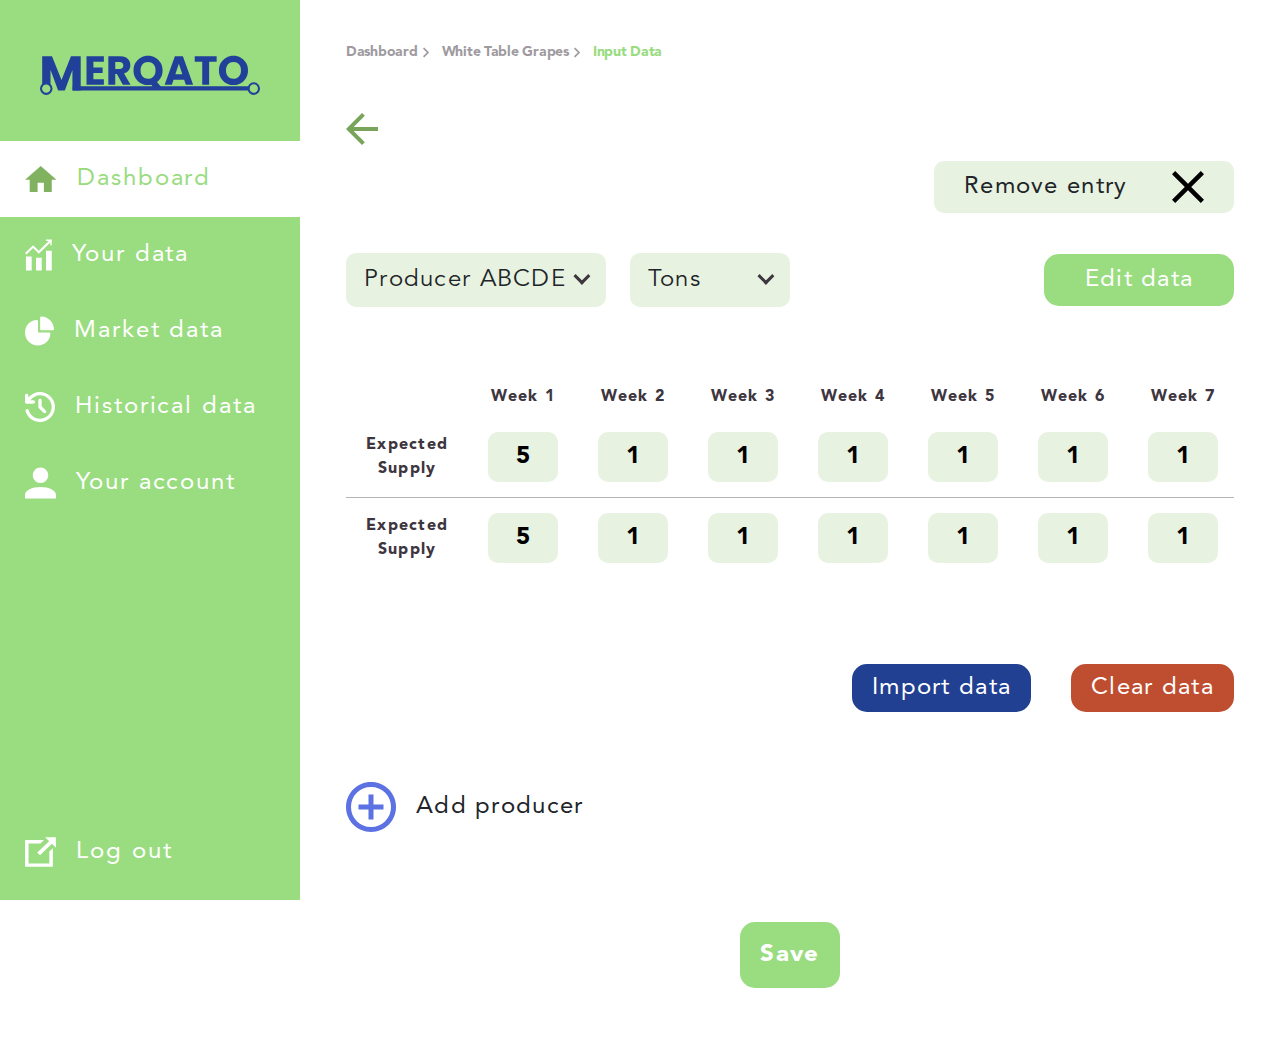
<file: InputFilledIn.html>
<!doctype html>
<html class="no-js" lang="">
    <head>
        <meta charset="utf-8">
        <meta http-equiv="x-ua-compatible" content="ie=edge">
        <title>InputFilledIn</title>
        <meta name="description" content="">
        <meta name="viewport" content="width=device-width, initial-scale=1"> 
		<link rel="shortcut icon" type="image/x-icon" href="#">
        <!-- Place favicon.ico in the root directory -->
        
		<!-- CSS here -->
        <link rel="stylesheet" href="assets/css/nice-select.css">
        <link rel="stylesheet" href="assets/css/bootstrap.min.css">
        <link rel="stylesheet" href="assets/css/style.css">
        <link rel="stylesheet" href="assets/css/responsive.css">
    </head>
    <body>

       
    <!-- header-area START -->
    <header class=" d-block d-lg-none">
        <div class="container">
            <div class="row">
                <div class="col-6">
                    <div class="logo">
                        <a href="#">
                            <img src="assets/img/logo.svg" alt="">
                        </a>
                    </div>
                </div>
                <div class="col-6">
                    <div class="bar siteBar-btn">
                        <a class="bar-icon " href="#">
                            <span></span>
                        </a>
                        <a href="#">
                            <img src="assets/img/Close.svg" alt="">
                        </a>
                    </div>
                </div>
            </div>
        </div>
    </header>
    <!-- header-area END -->




    <main class="main-page">
        
        <div class="side_nav">
            <div class="logo">
                <a href="#">
                    <img src="assets/img/logo.svg" alt="">
                </a>
            </div>
            <ul>
                <li class="active"><a href="Dashboard.html" ><img src="assets/img/nav-1.svg" alt=""> Dashboard</a></li>
                <li><a href="your-data.html"><img src="assets/img/nav-2.svg" alt=""> Your data</a></li>
                <li ><a href="market.html"><img src="assets/img/nav-3.svg" alt=""> Market data</a></li>
                <li><a href="Historical.html"><img src="assets/img/nav-4.svg" alt=""> Historical data</a></li>
                <li><a href="account.html"><img src="assets/img/nav-5.svg" alt=""> Your account</a></li>
            </ul>
            <a href="#" class="log_out">
                <img src="assets/img/nav-6.svg" alt="">
                Log out
            </a>
        </div>

        <!--------- Section START ---------->
        <section class="page_content">
            <div class="producer-area">
                <div class="container">
                    <div class="row">
                        <div class="col-lg-12">
                            <div class="sub_nav">
                                <ul>
                                    <li><a href="index.html">Dashboard <img src="assets/img/arrow-right.svg" alt=""></a></li>
                                    <li><a href="">White Table Grapes <img src="assets/img/arrow-right.svg" alt=""></a></li>
                                    <li><a href="">Input Data</a></li>
                                </ul>
                            </div>
                        </div>
                        <div class="col-lg-12">
                            <div class="back_link">
                                <a href="#"><img src="assets/img/Back-arrow.svg" alt=""></a>
                            </div>
                        </div>
                        <div class="col-lg-12">
                            <div class="Remove_link">
                                <a href="#">Remove entry <img src="assets/img/Close-black.svg" alt=""></a>
                            </div>
                        </div>
                        <div class="col-lg-12">
                            <div class="producer-content">
                                <div class="producer_opt">
                                    <div class="producer_select">
                                        <div class="select">
                                            <select class="wide">
                                                <option data-display="Producer ABCDE">Producer ABCDE</option>
                                                <option value="1">Some option</option>
                                                <option value="2">Another option</option>
                                                <option value="3" disabled>A disabled option</option>
                                                <option value="4">Potato</option>
                                            </select>
                                        </div>
                                        <div class="select">
                                            <select class="wide">
                                                <option data-display="Tons">Tons</option>
                                                <option value="1">Some option</option>
                                                <option value="2">Another option</option>
                                                <option value="3" disabled>A disabled option</option>
                                                <option value="4">Potato</option>
                                            </select>
                                        </div>
                                    </div>
                                    <a href="#" class="thm_btn">Edit data</a>
                                </div>
                                <div class="table_wrp">
                                    <table class="table table-borderless">
                                        <thead>
                                            <tr>
                                                <th></th>
                                                <th scope="col">Week 1</th>
                                                <th scope="col">Week 2</th>
                                                <th scope="col">Week 3</th>
                                                <th scope="col">Week 4</th>
                                                <th scope="col">Week 5</th>
                                                <th scope="col">Week 6</th>
                                                <th scope="col">Week 7</th>
                                                <th scope="col">Week 8</th>
                                                <th scope="col">Week 9</th>
                                                <th scope="col">Week 10</th>
                                            </tr>
                                        </thead>
                                        <tbody>
                                            <tr class="bordered">
                                                <td>Expected <br>
                                                    Supply</td>
                                                <td><input type="text" value="5"></td>
                                                <td><input type="text" value="1"></td>
                                                <td><input type="text" value="1"></td>
                                                <td><input type="text" value="1"></td>
                                                <td><input type="text" value="1"></td>
                                                <td><input type="text" value="1"></td>
                                                <td><input type="text" value="1"></td>
                                                <td><input type="text" value="1"></td>
                                                <td><input type="text" value="1"></td>
                                                <td><input type="text" value="1"></td>
                                            </tr>
                                            <tr>
                                                <td>Expected <br>
                                                    Supply</td>
                                                <td><input type="text" value="5"></td>
                                                <td><input type="text" value="1"></td>
                                                <td><input type="text" value="1"></td>
                                                <td><input type="text" value="1"></td>
                                                <td><input type="text" value="1"></td>
                                                <td><input type="text" value="1"></td>
                                                <td><input type="text" value="1"></td>
                                                <td><input type="text" value="1"></td>
                                                <td><input type="text" value="1"></td>
                                                <td><input type="text" value="1"></td>
                                            </tr>
                                        </tbody>
                                    </table>
                                </div>
                                <div class="tb_btns">
                                    <a href="#" class="thm_btn">Import data</a>
                                    <a href="#" class="thm_btn" style="background: #BF4E30;">Clear data</a>
                                </div>
                            </div>
                        </div>
                        <div class="col-lg-12">
                            <div class="add_btn">
                                <a href="#"><img src="assets/img/add-circle.svg" alt=""> Add producer</a>
                            </div>
                        </div>
                        <div class="col-lg-12 text-center">
                            <div class="">
                                <a href="#" class="thm_btn"> Save </a>
                            </div>
                        </div>
                    </div>
                </div>
            </div>
        </section>
        <!--------- Section End ---------->




    </main>

    <a href="#" class="top_btn">
        <span>Back to top <img src="assets/img/chevron-up.svg" alt=""></span>
    </a>

		<!-- JS here --> 
        <script src="assets/js/jquery-3.4.1.min.js"></script>
        <script src="assets/js/popper.min.js"></script>
        <script src="assets/js/bootstrap.min.js"></script>
        <script src="assets/js/jquery.nice-select.min.js"></script>
        <script src="assets/js/main.js"></script>
    </body>
</html>
</file>
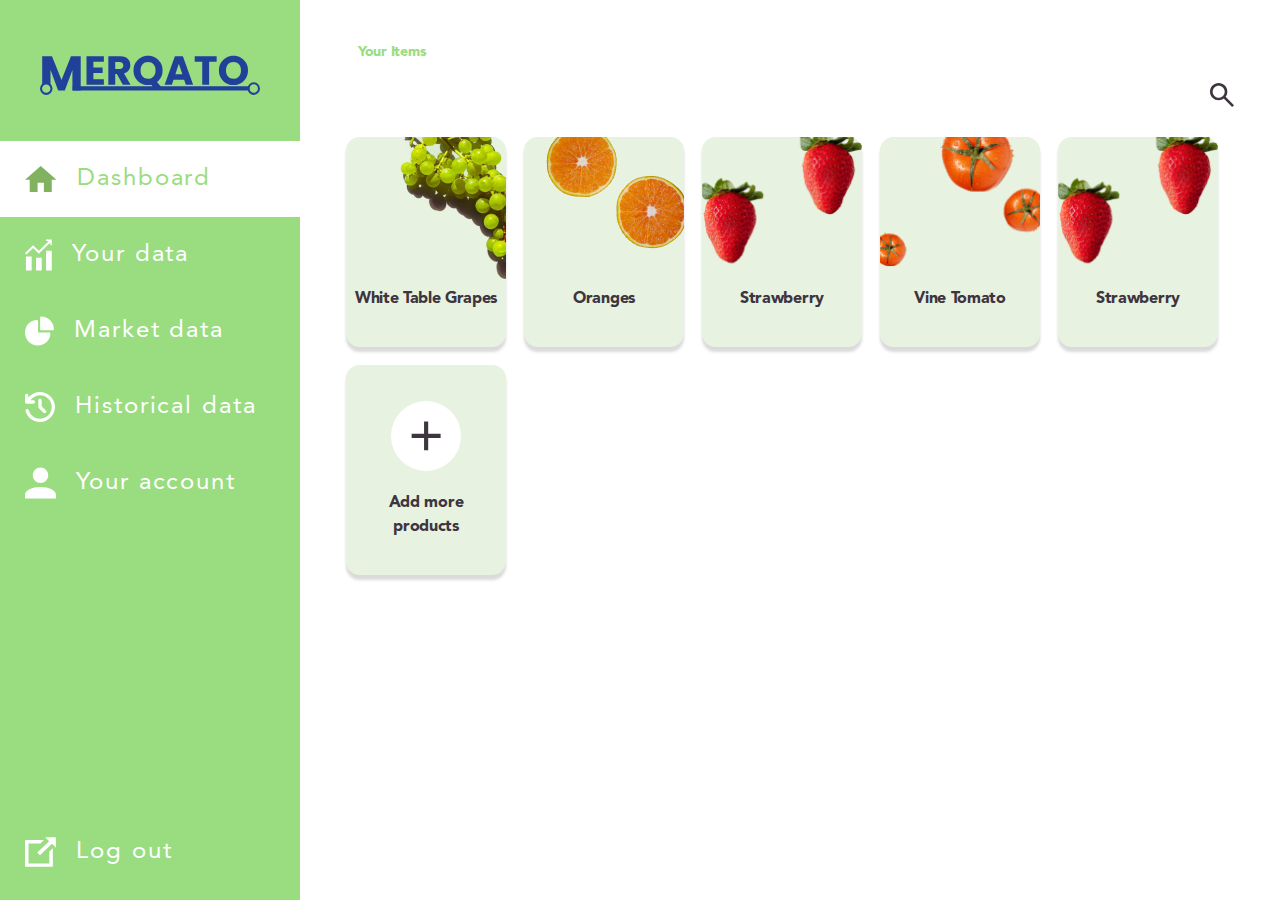
<file: Items.html>
<!doctype html>
<html class="no-js" lang="">
    <head>
        <meta charset="utf-8">
        <meta http-equiv="x-ua-compatible" content="ie=edge">
        <title>Items</title>
        <meta name="description" content="">
        <meta name="viewport" content="width=device-width, initial-scale=1"> 
		<link rel="shortcut icon" type="image/x-icon" href="#">
        <!-- Place favicon.ico in the root directory -->
        
		<!-- CSS here -->
        <link rel="stylesheet" href="assets/css/bootstrap.min.css">
        <link rel="stylesheet" href="assets/css/style.css">
        <link rel="stylesheet" href="assets/css/responsive.css">
    </head>
    <body>

       
    <!-- header-area START -->
    <header class=" d-block d-lg-none">
        <div class="container">
            <div class="row">
                <div class="col-6">
                    <div class="logo">
                        <a href="#">
                            <img src="assets/img/logo.svg" alt="">
                        </a>
                    </div>
                </div>
                <div class="col-6">
                    <div class="bar siteBar-btn">
                        <a class="bar-icon " href="#">
                            <span></span>
                        </a>
                        <a href="#">
                            <img src="assets/img/Close.svg" alt="">
                        </a>
                    </div>
                </div>
            </div>
        </div>
    </header>
    <!-- header-area END -->



    <main class="main-page">
        
        <div class="side_nav">
            <div class="logo">
                <a href="#">
                    <img src="assets/img/logo.svg" alt="">
                </a>
            </div>
            <ul>
                <li class="active"><a href="Dashboard.html" ><img src="assets/img/nav-1.svg" alt=""> Dashboard</a></li>
                <li><a href="your-data.html"><img src="assets/img/nav-2.svg" alt=""> Your data</a></li>
                <li ><a href="market.html"><img src="assets/img/nav-3.svg" alt=""> Market data</a></li>
                <li><a href="Historical.html"><img src="assets/img/nav-4.svg" alt=""> Historical data</a></li>
                <li><a href="account.html"><img src="assets/img/nav-5.svg" alt=""> Your account</a></li>
            </ul>
            <a href="#" class="log_out">
                <img src="assets/img/nav-6.svg" alt="">
                Log out
            </a>
        </div>

        <!--------- Section START ---------->
        <section class="page_content">
            <div class="Items-area">
                <div class="container">
                    <div class="row">
                        <div class="col-lg-12">
                            <div class="sub_nav">
                                <ul>
                                    <li><a href=""></a></li>
                                    <li><a href="Items.html">Your Items</a></li>
                                </ul>
                            </div>
                        </div>
                        <div class="col-lg-12">
                            <div class="src_icon">
                                <a href="#">
                                    <svg width="24" height="24" viewBox="0 0 24 24" fill="none" xmlns="http://www.w3.org/2000/svg">
                                        <g clip-path="url(#clip0_211_513)">
                                        <path d="M22.1333 24L13.7333 15.6C13.0667 16.1333 12.3 16.5556 11.4333 16.8667C10.5667 17.1778 9.64444 17.3333 8.66667 17.3333C6.24444 17.3333 4.19467 16.4942 2.51733 14.816C0.84 13.1378 0.000888889 11.088 0 8.66667C0 6.24444 0.839111 4.19467 2.51733 2.51733C4.19556 0.84 6.24533 0.000888889 8.66667 0C11.0889 0 13.1387 0.839111 14.816 2.51733C16.4933 4.19556 17.3324 6.24533 17.3333 8.66667C17.3333 9.64444 17.1778 10.5667 16.8667 11.4333C16.5556 12.3 16.1333 13.0667 15.6 13.7333L24 22.1333L22.1333 24ZM8.66667 14.6667C10.3333 14.6667 11.7502 14.0831 12.9173 12.916C14.0844 11.7489 14.6676 10.3324 14.6667 8.66667C14.6667 7 14.0831 5.58311 12.916 4.416C11.7489 3.24889 10.3324 2.66578 8.66667 2.66667C7 2.66667 5.58311 3.25022 4.416 4.41733C3.24889 5.58444 2.66578 7.00089 2.66667 8.66667C2.66667 10.3333 3.25022 11.7502 4.41733 12.9173C5.58444 14.0844 7.00089 14.6676 8.66667 14.6667Z" fill="#3E363F"/>
                                        </g>
                                        <defs>
                                        <clipPath id="clip0_211_513">
                                        <rect width="24" height="24" fill="white"/>
                                        </clipPath>
                                        </defs>
                                        </svg>
                                </a>
                            </div>
                        </div>
                        <div class="col-lg-12">
                            <div class="Items_wrp">
                                <a href="#" class="Item_blk">
                                    <i>
                                        <img src="assets/img/Items-1.png" alt="">
                                    </i>
                                    <span>White Table Grapes</span>
                                </a>
                                <a href="#" class="Item_blk">
                                    <i>
                                        <img src="assets/img/Items-2.png" alt="">
                                    </i>
                                    <span>Oranges</span>
                                </a>
                                <a href="#" class="Item_blk">
                                    <i>
                                        <img src="assets/img/Items-3.png" alt="">
                                    </i>
                                    <span>Strawberry</span>
                                </a>
                                <a href="#" class="Item_blk">
                                    <i>
                                        <img src="assets/img/Items-4.png" alt="">
                                    </i>
                                    <span>Vine Tomato</span>
                                </a>
                                <a href="#" class="Item_blk">
                                    <i>
                                        <img src="assets/img/Items-3.png" alt="">
                                    </i>
                                    <span>Strawberry</span>
                                </a>
                                <a href="#" class="Item_blk addMore">
                                    <i>
                                        <img src="assets/img/plus.svg" alt="">
                                    </i>
                                    <span>Add more  <br>
                                        products</span>
                                </a>
                            </div>
                        </div>
                    </div>
                </div>
            </div>
        </section>
        <!--------- Section End ---------->


    </main>

    
		<!-- JS here --> 
        <script src="assets/js/jquery-3.4.1.min.js"></script>
        <script src="assets/js/popper.min.js"></script>
        <script src="assets/js/bootstrap.min.js"></script>
        <script src="assets/js/main.js"></script>
    </body>
</html>
</file>
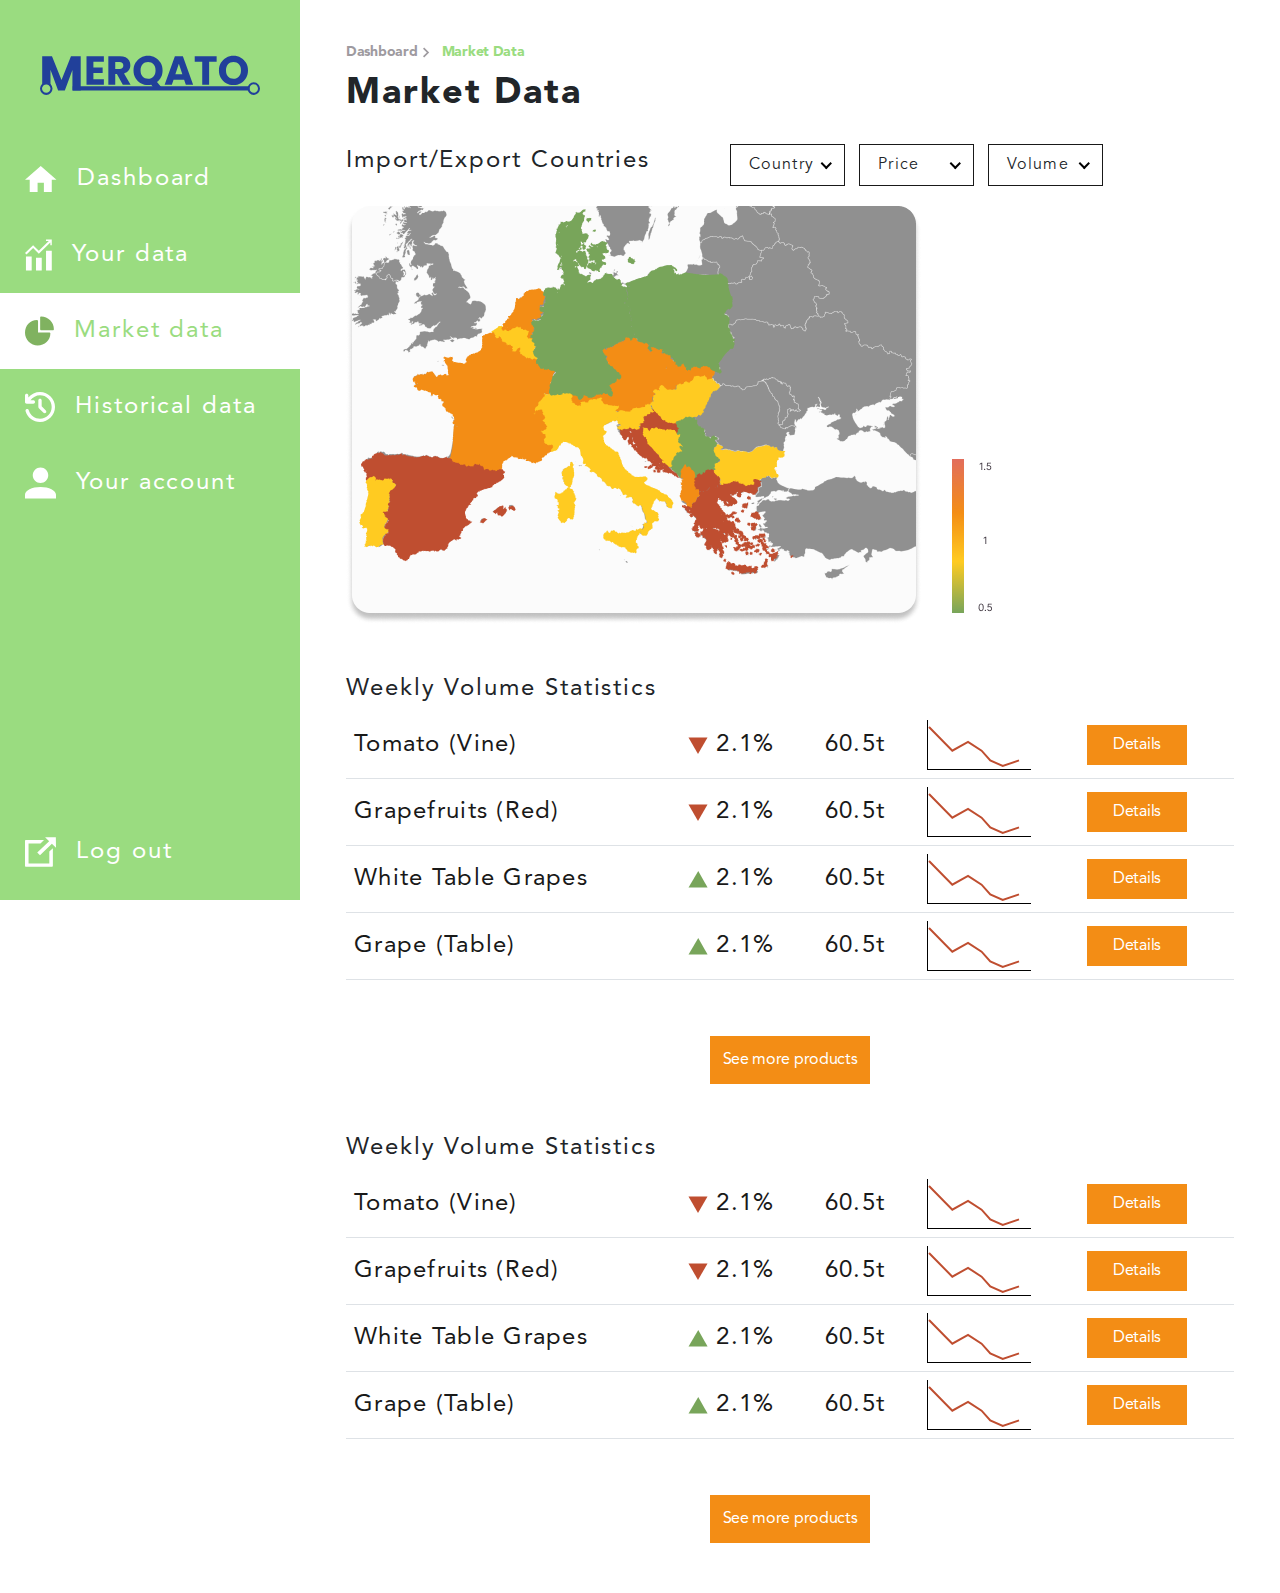
<file: market-v2.html>
<!doctype html>
<html class="no-js" lang="">
    <head>
        <meta charset="utf-8">
        <meta http-equiv="x-ua-compatible" content="ie=edge">
        <title>Market v2</title>
        <meta name="description" content="">
        <meta name="viewport" content="width=device-width, initial-scale=1"> 
		<link rel="shortcut icon" type="image/x-icon" href="#">
        <!-- Place favicon.ico in the root directory -->
        
		<!-- CSS here -->
        <link rel="stylesheet" href="assets/css/nice-select.css">
        <link rel="stylesheet" href="assets/css/bootstrap.min.css">
        <link rel="stylesheet" href="assets/css/style.css">
        <link rel="stylesheet" href="assets/css/responsive.css">
    </head>
    <body>

       
    <!-- header-area START -->
    <header class=" d-block d-lg-none">
        <div class="container">
            <div class="row">
                <div class="col-6">
                    <div class="logo">
                        <a href="#">
                            <img src="assets/img/logo.svg" alt="">
                        </a>
                    </div>
                </div>
                <div class="col-6">
                    <div class="bar siteBar-btn">
                        <a class="bar-icon " href="#">
                            <span></span>
                        </a>
                        <a href="#">
                            <img src="assets/img/Close.svg" alt="">
                        </a>
                    </div>
                </div>
            </div>
        </div>
    </header>
    <!-- header-area END -->



    <main class="main-page">
        
        <div class="side_nav">
            <div class="logo">
                <a href="#">
                    <img src="assets/img/logo.svg" alt="">
                </a>
            </div>
            <ul>
                <li ><a href="Dashboard.html" ><img src="assets/img/nav-1.svg" alt=""> Dashboard</a></li>
                <li><a href="your-data.html"><img src="assets/img/nav-2.svg" alt=""> Your data</a></li>
                <li class="active"><a href="market.html"><img src="assets/img/nav-3.svg" alt=""> Market data</a></li>
                <li><a href="Historical.html"><img src="assets/img/nav-4.svg" alt=""> Historical data</a></li>
                <li><a href="account.html"><img src="assets/img/nav-5.svg" alt=""> Your account</a></li>
            </ul>
            <a href="#" class="log_out">
                <img src="assets/img/nav-6.svg" alt="">
                Log out
            </a>
        </div>

        <!--------- Section START ---------->
        <section class="page_content">

            <div class="top-area your_top">
                <div class="container">
                    <div class="row">
                        <div class="col-lg-12">
                            <div class="sub_nav">
                                <ul>
                                    <li><a href="Dashboard.html">Dashboard <img src="assets/img/arrow-right.svg" alt=""></a></li>
                                    <li><a href="#">Market Data</a></li>
                                </ul>
                            </div>
                        </div>
                        <div class="col-lg-12">
                            <div class="title flex">
                                <h2>Market Data</h2>
                            </div>
                        </div>
                    </div>
                </div>
            </div>

            <div class="market-page">
                <div class="container">
                    <div class="MarketData-area ">
                        <div class="CountryMarket-content">
                            
                            <div class="Market_opt">
                                <h4>Import/Export Countries</h4> 
                                <div class="flex">
                                    <div class="select">
                                        <select class="wide">
                                            <option data-display="Country">Country</option>
                                            <option value="1">Some </option>
                                            <option value="2">Another </option>
                                            <option value="3">Another </option>
                                            <option value="4">Potato</option>
                                        </select>
                                    </div>
                                    <div class="select">
                                        <select class="wide">
                                            <option data-display="Price">Price</option>
                                            <option value="1">Some </option>
                                            <option value="2">Another </option>
                                            <option value="3">Another </option>
                                            <option value="4">Potato</option>
                                        </select>
                                    </div>
                                    <div class="select">
                                        <select class="wide">
                                            <option data-display="Volume">Volume</option>
                                            <option value="1">Some </option>
                                            <option value="2">Another </option>
                                            <option value="3">Another </option>
                                            <option value="4">Potato</option>
                                        </select>
                                    </div>
                                </div>
                            </div>
                            <div class="MAP_content">
                                <img src="assets/img/MAP-2.png" alt="">
                            </div>
                        </div>
                        <h4>Weekly Volume Statistics</h4>
                        <div class="MarketData_table">
                            <table class="table">
                                <tbody>
                                  <tr>
                                    <td><span>Tomato (Vine)</span></td>
                                    <td> <span><img src="assets/img/down.svg" alt=""> 2.1%</span> </td>
                                    <td><span>60.5t</span></td>
                                    <td><a href="#"><img src="assets/img/line-chart.svg" alt=""></a></td>
                                    <td><a href="#" class="Details_btn">Details</a></td>
                                  </tr>
                                  <tr>
                                    <td><span>Grapefruits (Red)</span></td>
                                    <td> <span><img src="assets/img/down.svg" alt=""> 2.1%</span> </td>
                                    <td><span>60.5t</span></td>
                                    <td><a href="#"><img src="assets/img/line-chart.svg" alt=""></a></td>
                                    <td><a href="#" class="Details_btn">Details</a></td>
                                  </tr>
                                  <tr>
                                    <td><span>White Table Grapes</span></td>
                                    <td> <span><img src="assets/img/up.svg" alt=""> 2.1%</span> </td>
                                    <td><span>60.5t</span></td>
                                    <td><a href="#"><img src="assets/img/line-chart.svg" alt=""></a></td>
                                    <td><a href="#" class="Details_btn">Details</a></td>
                                  </tr>
                                  <tr>
                                    <td><span>Grape (Table)</span></td>
                                    <td> <span><img src="assets/img/up.svg" alt=""> 2.1%</span> </td>
                                    <td><span>60.5t</span></td>
                                    <td><a href="#"><img src="assets/img/line-chart.svg" alt=""></a></td>
                                    <td><a href="#" class="Details_btn">Details</a></td>
                                  </tr>
                                </tbody>
                              </table>
                        </div>
                        <a href="#" class="see_btn">See more products</a>
                    </div>
                    <div class="MarketData-area">
                        <h4>Weekly Volume Statistics</h4>
                        <div class="MarketData_table">
                            <table class="table">
                                <tbody>
                                  <tr>
                                    <td><span>Tomato (Vine)</span></td>
                                    <td> <span><img src="assets/img/down.svg" alt=""> 2.1%</span> </td>
                                    <td><span>60.5t</span></td>
                                    <td><a href="#"><img src="assets/img/line-chart.svg" alt=""></a></td>
                                    <td><a href="#" class="Details_btn">Details</a></td>
                                  </tr>
                                  <tr>
                                    <td><span>Grapefruits (Red)</span></td>
                                    <td> <span><img src="assets/img/down.svg" alt=""> 2.1%</span> </td>
                                    <td><span>60.5t</span></td>
                                    <td><a href="#"><img src="assets/img/line-chart.svg" alt=""></a></td>
                                    <td><a href="#" class="Details_btn">Details</a></td>
                                  </tr>
                                  <tr>
                                    <td><span>White Table Grapes</span></td>
                                    <td> <span><img src="assets/img/up.svg" alt=""> 2.1%</span> </td>
                                    <td><span>60.5t</span></td>
                                    <td><a href="#"><img src="assets/img/line-chart.svg" alt=""></a></td>
                                    <td><a href="#" class="Details_btn">Details</a></td>
                                  </tr>
                                  <tr>
                                    <td><span>Grape (Table)</span></td>
                                    <td> <span><img src="assets/img/up.svg" alt=""> 2.1%</span> </td>
                                    <td><span>60.5t</span></td>
                                    <td><a href="#"><img src="assets/img/line-chart.svg" alt=""></a></td>
                                    <td><a href="#" class="Details_btn">Details</a></td>
                                  </tr>
                                </tbody>
                              </table>
                        </div>
                        <a href="#" class="see_btn">See more products</a>
                    </div>
                </div>
            </div>


        </section>
        <!--------- Section End ---------->


    </main>

    
		<!-- JS here --> 
        <script src="assets/js/jquery-3.4.1.min.js"></script>
        <script src="assets/js/popper.min.js"></script>
        <script src="assets/js/bootstrap.min.js"></script>
        <script src="assets/js/jquery.nice-select.min.js"></script>
        <script src="assets/js/main.js"></script>
    </body>
</html>
</file>
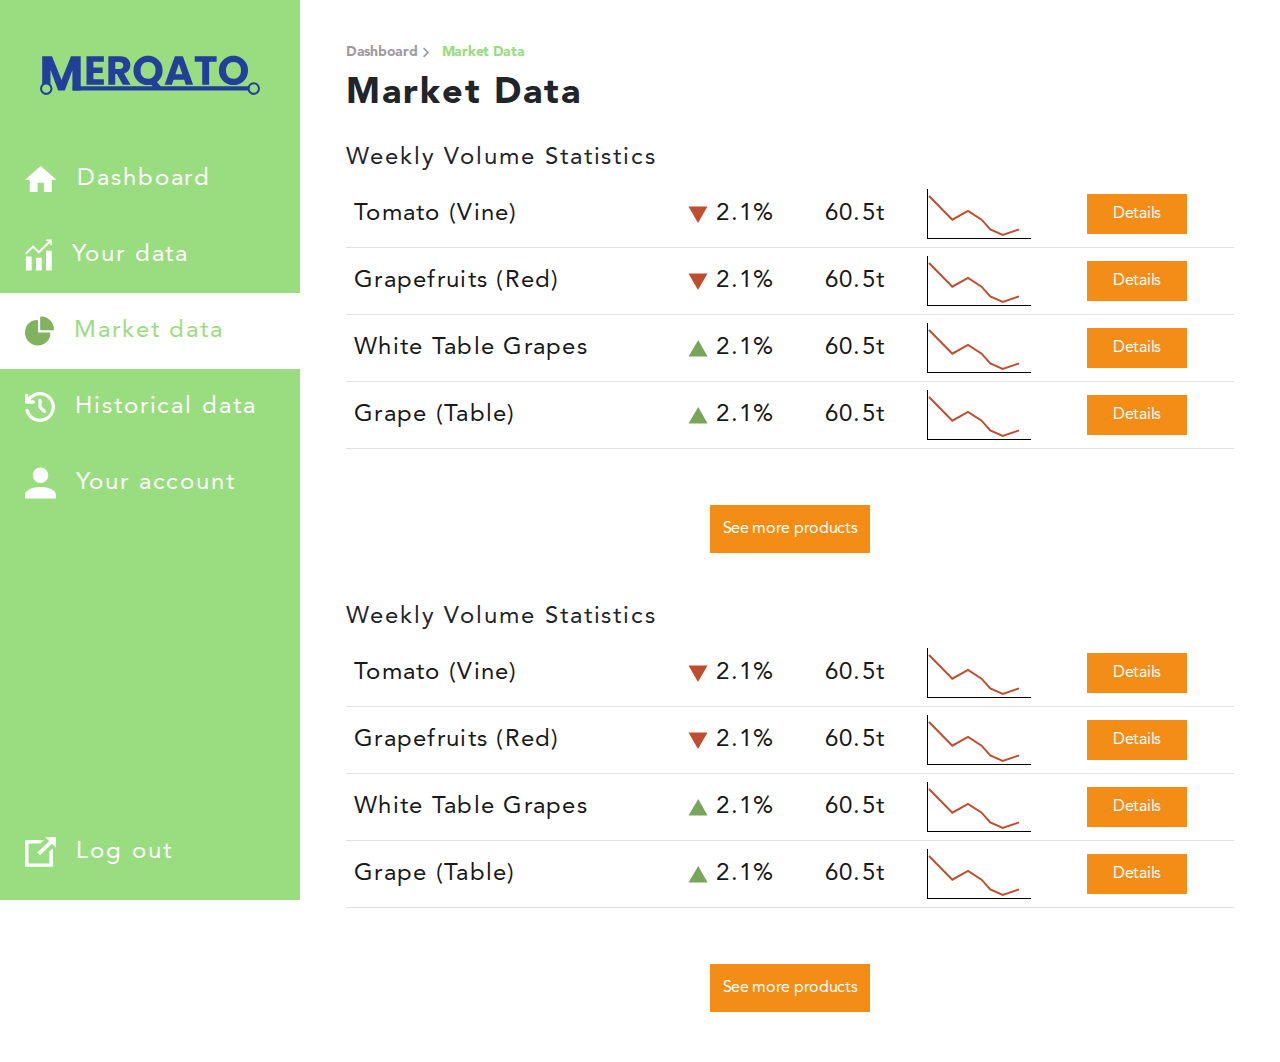
<file: market.html>
<!doctype html>
<html class="no-js" lang="">
    <head>
        <meta charset="utf-8">
        <meta http-equiv="x-ua-compatible" content="ie=edge">
        <title>Market</title>
        <meta name="description" content="">
        <meta name="viewport" content="width=device-width, initial-scale=1"> 
		<link rel="shortcut icon" type="image/x-icon" href="#">
        <!-- Place favicon.ico in the root directory -->
        
		<!-- CSS here -->
        <link rel="stylesheet" href="assets/css/nice-select.css">
        <link rel="stylesheet" href="assets/css/bootstrap.min.css">
        <link rel="stylesheet" href="assets/css/style.css">
        <link rel="stylesheet" href="assets/css/responsive.css">
    </head>
    <body>

       
    <!-- header-area START -->
    <header class=" d-block d-lg-none">
        <div class="container">
            <div class="row">
                <div class="col-6">
                    <div class="logo">
                        <a href="#">
                            <img src="assets/img/logo.svg" alt="">
                        </a>
                    </div>
                </div>
                <div class="col-6">
                    <div class="bar siteBar-btn">
                        <a class="bar-icon " href="#">
                            <span></span>
                        </a>
                        <a href="#">
                            <img src="assets/img/Close.svg" alt="">
                        </a>
                    </div>
                </div>
            </div>
        </div>
    </header>
    <!-- header-area END -->



    <main class="main-page">
        
        <div class="side_nav">
            <div class="logo">
                <a href="#">
                    <img src="assets/img/logo.svg" alt="">
                </a>
            </div>
            <ul>
                <li><a href="Dashboard.html" ><img src="assets/img/nav-1.svg" alt=""> Dashboard</a></li>
                <li><a href="your-data.html"><img src="assets/img/nav-2.svg" alt=""> Your data</a></li>
                <li class="active"><a href="market.html"><img src="assets/img/nav-3.svg" alt=""> Market data</a></li>
                <li><a href="Historical.html"><img src="assets/img/nav-4.svg" alt=""> Historical data</a></li>
                <li><a href="account.html"><img src="assets/img/nav-5.svg" alt=""> Your account</a></li>
            </ul>
            <a href="#" class="log_out">
                <img src="assets/img/nav-6.svg" alt="">
                Log out
            </a>
        </div>

        <!--------- Section START ---------->
        <section class="page_content">

            <div class="top-area your_top">
                <div class="container">
                    <div class="row">
                        <div class="col-lg-12">
                            <div class="sub_nav">
                                <ul>
                                    <li><a href="Dashboard.html">Dashboard <img src="assets/img/arrow-right.svg" alt=""></a></li>
                                    <li><a href="#">Market Data</a></li>
                                </ul>
                            </div>
                        </div>
                        <div class="col-lg-12">
                            <div class="title flex">
                                <h2>Market Data</h2>
                            </div>
                        </div>
                    </div>
                </div>
            </div>

            <div class="market-page">
                <div class="container">
                    <div class="MarketData-area ">
                        <h4>Weekly Volume Statistics</h4>
                        <div class="MarketData_table">
                            <table class="table">
                                <tbody>
                                  <tr>
                                    <td><span>Tomato (Vine)</span></td>
                                    <td> <span><img src="assets/img/down.svg" alt=""> 2.1%</span> </td>
                                    <td><span>60.5t</span></td>
                                    <td><a href="#"><img src="assets/img/line-chart.svg" alt=""></a></td>
                                    <td><a href="#" class="Details_btn">Details</a></td>
                                  </tr>
                                  <tr>
                                    <td><span>Grapefruits (Red)</span></td>
                                    <td> <span><img src="assets/img/down.svg" alt=""> 2.1%</span> </td>
                                    <td><span>60.5t</span></td>
                                    <td><a href="#"><img src="assets/img/line-chart.svg" alt=""></a></td>
                                    <td><a href="#" class="Details_btn">Details</a></td>
                                  </tr>
                                  <tr>
                                    <td><span>White Table Grapes</span></td>
                                    <td> <span><img src="assets/img/up.svg" alt=""> 2.1%</span> </td>
                                    <td><span>60.5t</span></td>
                                    <td><a href="#"><img src="assets/img/line-chart.svg" alt=""></a></td>
                                    <td><a href="#" class="Details_btn">Details</a></td>
                                  </tr>
                                  <tr>
                                    <td><span>Grape (Table)</span></td>
                                    <td> <span><img src="assets/img/up.svg" alt=""> 2.1%</span> </td>
                                    <td><span>60.5t</span></td>
                                    <td><a href="#"><img src="assets/img/line-chart.svg" alt=""></a></td>
                                    <td><a href="#" class="Details_btn">Details</a></td>
                                  </tr>
                                </tbody>
                              </table>
                        </div>
                        <a href="#" class="see_btn">See more products</a>
                    </div>
                    <div class="MarketData-area">
                        <h4>Weekly Volume Statistics</h4>
                        <div class="MarketData_table">
                            <table class="table">
                                <tbody>
                                  <tr>
                                    <td><span>Tomato (Vine)</span></td>
                                    <td> <span><img src="assets/img/down.svg" alt=""> 2.1%</span> </td>
                                    <td><span>60.5t</span></td>
                                    <td><a href="#"><img src="assets/img/line-chart.svg" alt=""></a></td>
                                    <td><a href="#" class="Details_btn">Details</a></td>
                                  </tr>
                                  <tr>
                                    <td><span>Grapefruits (Red)</span></td>
                                    <td> <span><img src="assets/img/down.svg" alt=""> 2.1%</span> </td>
                                    <td><span>60.5t</span></td>
                                    <td><a href="#"><img src="assets/img/line-chart.svg" alt=""></a></td>
                                    <td><a href="#" class="Details_btn">Details</a></td>
                                  </tr>
                                  <tr>
                                    <td><span>White Table Grapes</span></td>
                                    <td> <span><img src="assets/img/up.svg" alt=""> 2.1%</span> </td>
                                    <td><span>60.5t</span></td>
                                    <td><a href="#"><img src="assets/img/line-chart.svg" alt=""></a></td>
                                    <td><a href="#" class="Details_btn">Details</a></td>
                                  </tr>
                                  <tr>
                                    <td><span>Grape (Table)</span></td>
                                    <td> <span><img src="assets/img/up.svg" alt=""> 2.1%</span> </td>
                                    <td><span>60.5t</span></td>
                                    <td><a href="#"><img src="assets/img/line-chart.svg" alt=""></a></td>
                                    <td><a href="#" class="Details_btn">Details</a></td>
                                  </tr>
                                </tbody>
                              </table>
                        </div>
                        <a href="#" class="see_btn">See more products</a>
                    </div>
                </div>
            </div>


        </section>
        <!--------- Section End ---------->


    </main>

    
		<!-- JS here --> 
        <script src="assets/js/jquery-3.4.1.min.js"></script>
        <script src="assets/js/popper.min.js"></script>
        <script src="assets/js/bootstrap.min.js"></script>
        <script src="assets/js/jquery.nice-select.min.js"></script>
        <script src="assets/js/main.js"></script>
    </body>
</html>
</file>
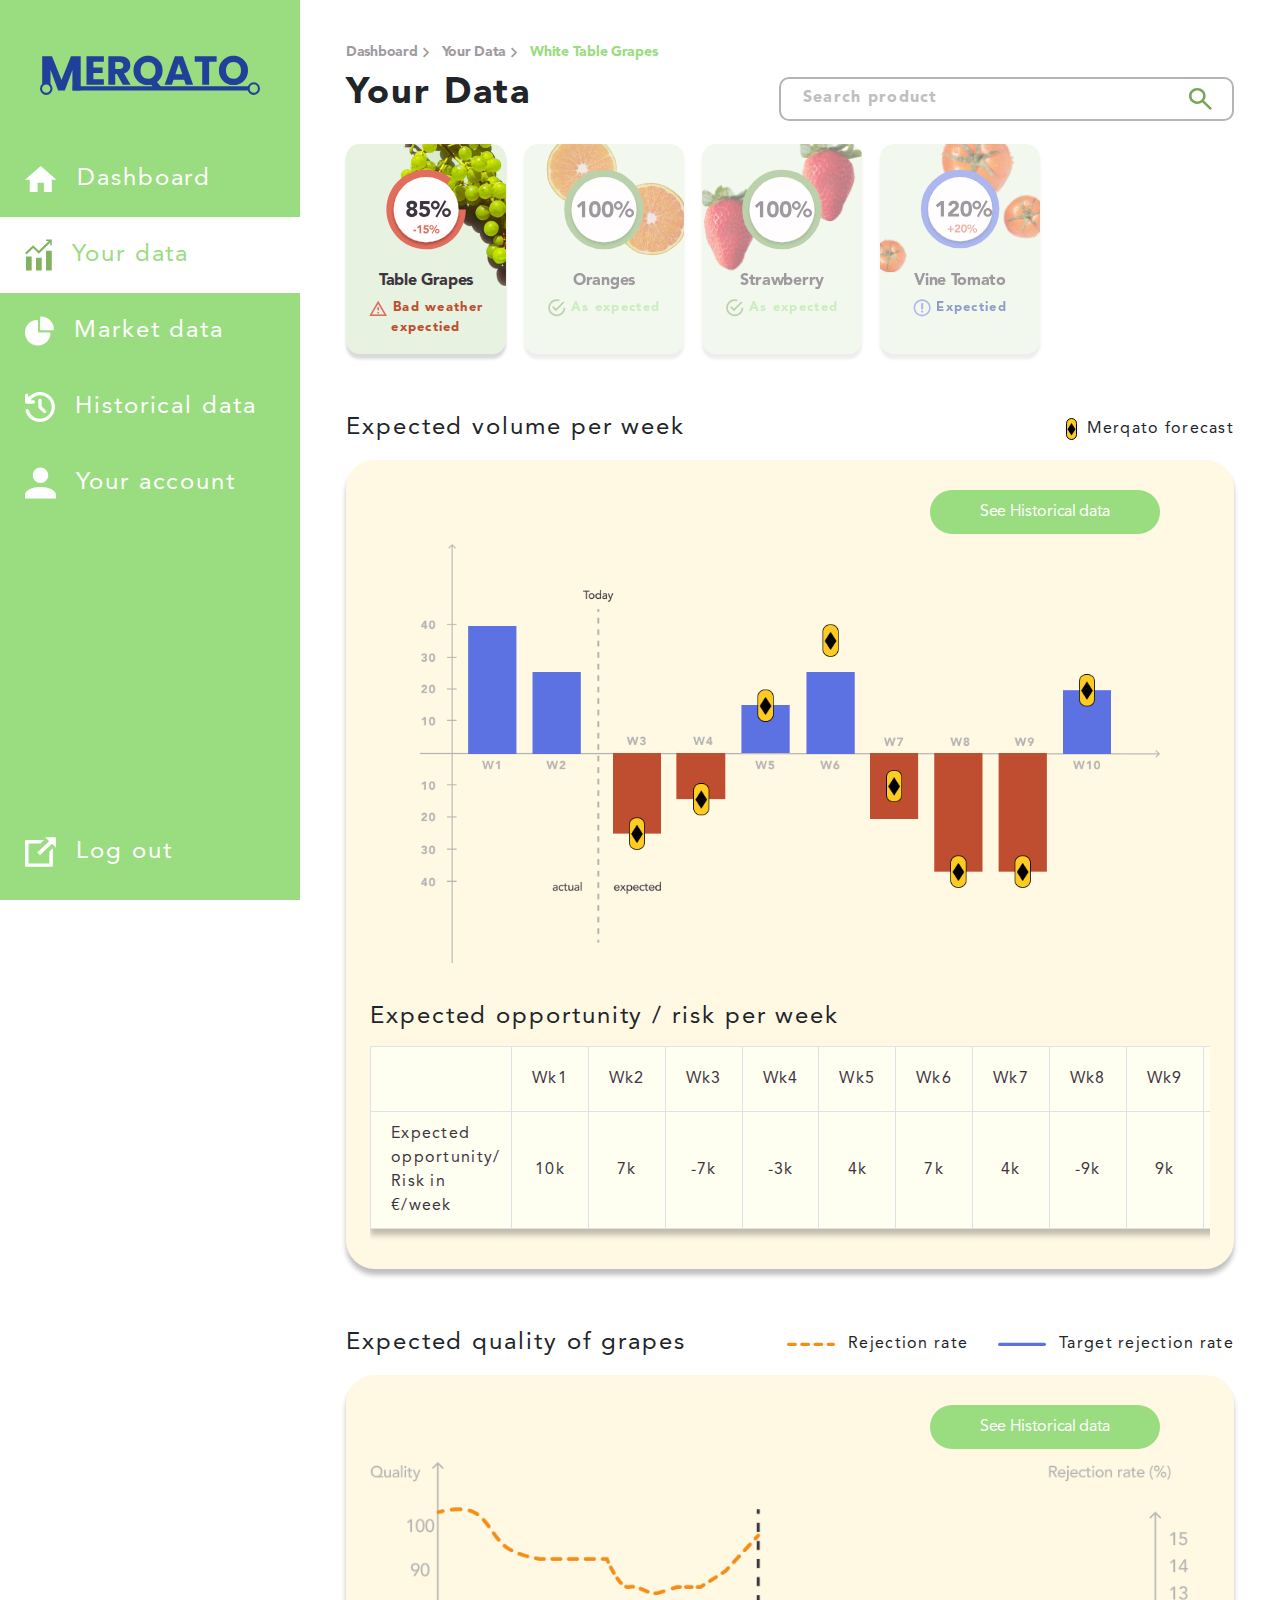
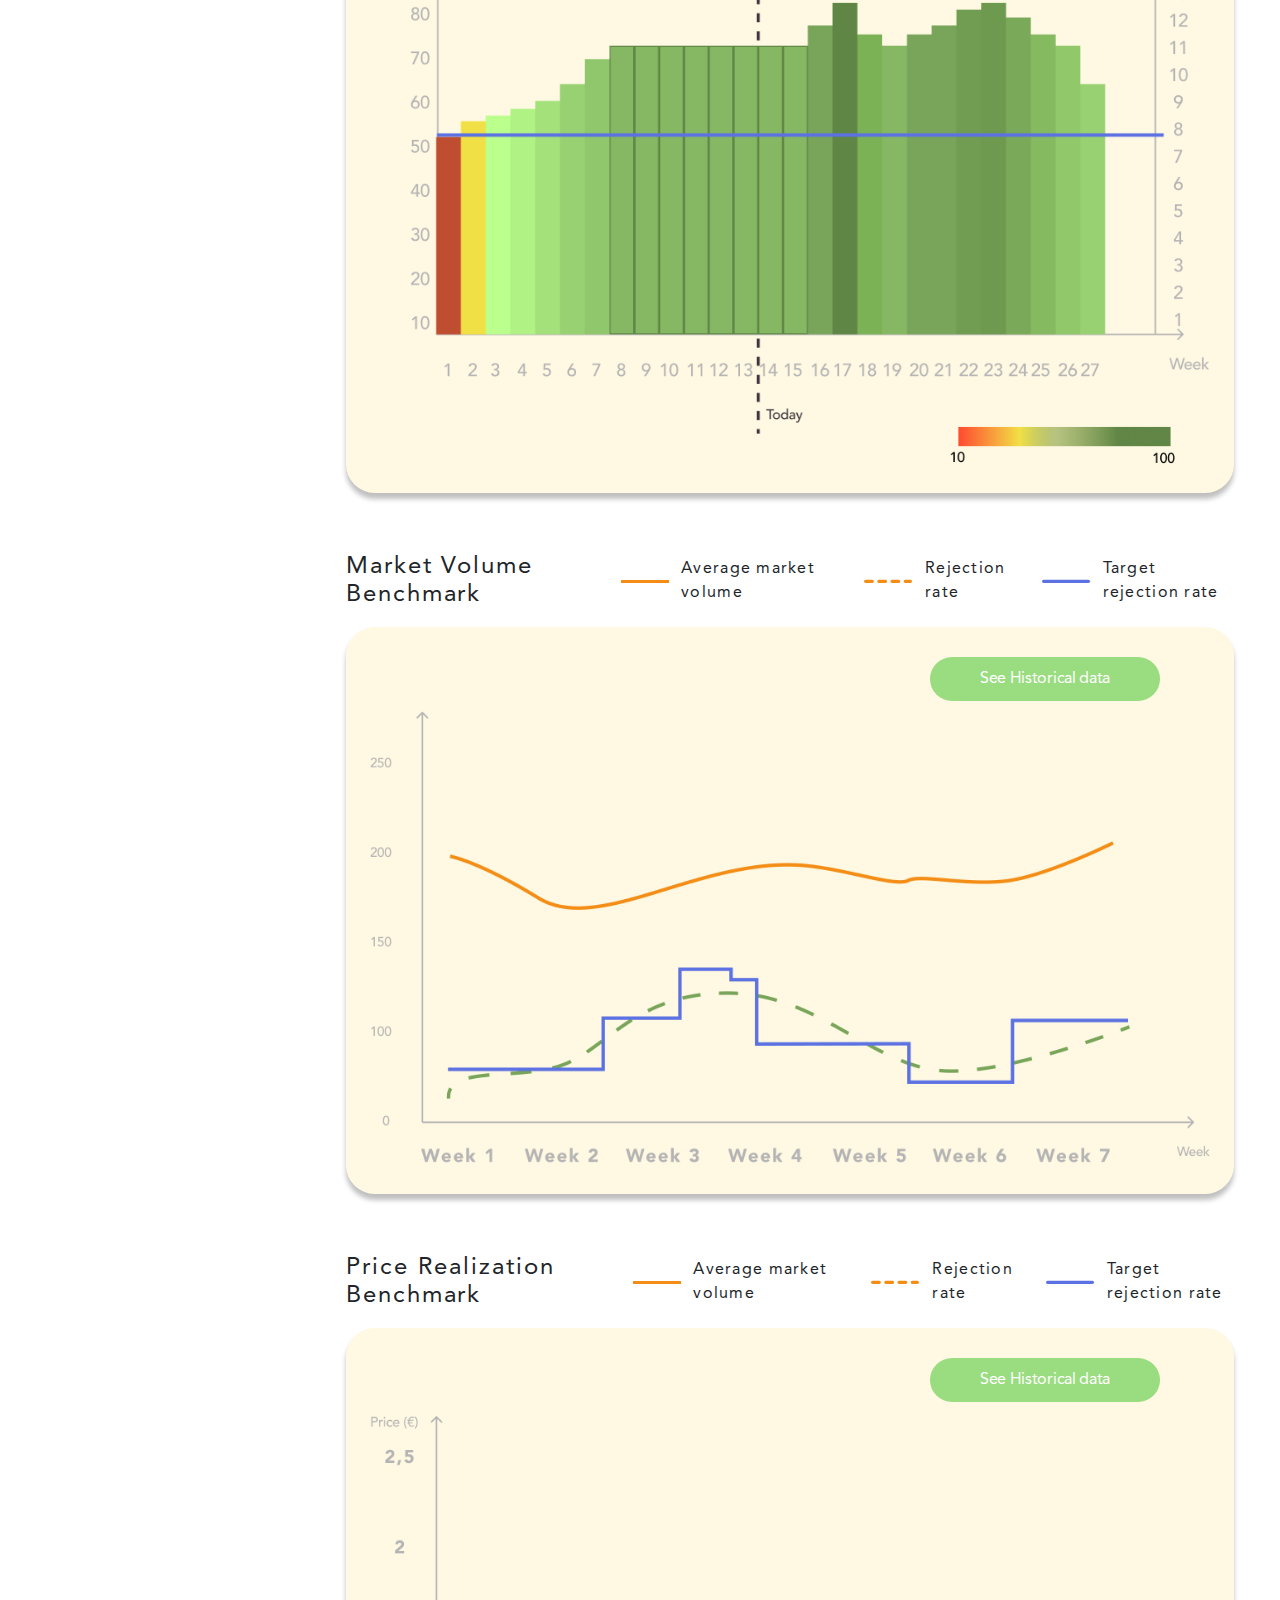
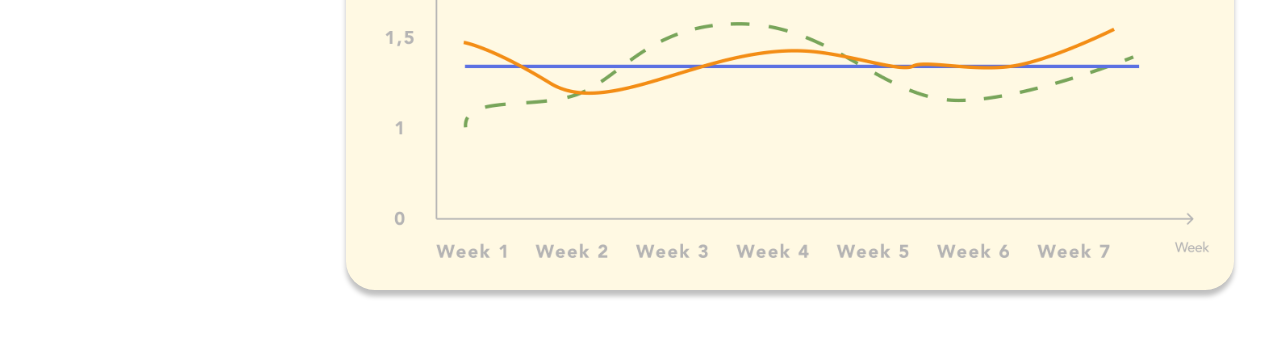
<file: your-data.html>
<!doctype html>
<html class="no-js" lang="">
    <head>
        <meta charset="utf-8">
        <meta http-equiv="x-ua-compatible" content="ie=edge">
        <title>your data</title>
        <meta name="description" content="">
        <meta name="viewport" content="width=device-width, initial-scale=1"> 
		<link rel="shortcut icon" type="image/x-icon" href="#">
        <!-- Place favicon.ico in the root directory -->
        
		<!-- CSS here -->
        <link rel="stylesheet" href="assets/css/nice-select.css">
        <link rel="stylesheet" href="assets/css/bootstrap.min.css">
        <link rel="stylesheet" href="assets/css/style.css">
        <link rel="stylesheet" href="assets/css/responsive.css">
    </head>
    <body>

       
    <!-- header-area START -->
    <header class=" d-block d-lg-none">
        <div class="container">
            <div class="row">
                <div class="col-6">
                    <div class="logo">
                        <a href="#">
                            <img src="assets/img/logo.svg" alt="">
                        </a>
                    </div>
                </div>
                <div class="col-6">
                    <div class="bar siteBar-btn">
                        <a class="bar-icon " href="#">
                            <span></span>
                        </a>
                        <a href="#">
                            <img src="assets/img/Close.svg" alt="">
                        </a>
                    </div>
                </div>
            </div>
        </div>
    </header>
    <!-- header-area END -->



    <main class="main-page">
        
        <div class="side_nav">
            <div class="logo">
                <a href="#">
                    <img src="assets/img/logo.svg" alt="">
                </a>
            </div>
            <ul>
                <li ><a href="Dashboard.html" ><img src="assets/img/nav-1.svg" alt=""> Dashboard</a></li>
                <li class="active"><a href="your-data.html"><img src="assets/img/nav-2.svg" alt=""> Your data</a></li>
                <li ><a href="market.html"><img src="assets/img/nav-3.svg" alt=""> Market data</a></li>
                <li><a href="Historical.html"><img src="assets/img/nav-4.svg" alt=""> Historical data</a></li>
                <li><a href="account.html"><img src="assets/img/nav-5.svg" alt=""> Your account</a></li>
            </ul>
            <a href="#" class="log_out">
                <img src="assets/img/nav-6.svg" alt="">
                Log out
            </a>
        </div>

        <!--------- Section START ---------->
        <section class="page_content">

            <div class="top-area your_top">
                <div class="container">
                    <div class="row">
                        <div class="col-lg-12">
                            <div class="sub_nav">
                                <ul>
                                    <li><a href="Dashboard.html">Dashboard <img src="assets/img/arrow-right.svg" alt=""></a></li>
                                    <li><a href="your-data.html">Your Data <img src="assets/img/arrow-right.svg" alt=""></a></li>
                                    <li><a href="#">White Table Grapes</a></li>
                                </ul>
                            </div>
                        </div>
                        <div class="col-lg-12">
                            <div class="title flex">
                                <h2>Your Data</h2>
                                <div class="src_box">
                                    <input type="text" placeholder="Search product">
                                    <a href="#"><img src="assets/img/search.svg" alt=""></a>
                                </div>
                            </div>
                        </div>
                    </div>
                </div>
            </div>

            <div class="yourdata-page">
                <div class="container">

                    <div class="yourChart-area">
                        <div class="data-area">
                            <div class="Items_wrp">
                                <a href="#" class="Item_blk">
                                    <div class="circle-chart">
                                        <img src="assets/img/circle-chart-1.svg" alt="">
                                    </div>
                                    <i>
                                        <img src="assets/img/Items-1.png" alt="">
                                    </i>
                                    <span>Table Grapes</span>
                                    <p style="color: var(--redColor);">
                                        <img src="assets/img/Artwork.png" alt="">
                                        Bad weather expectied
                                    </p>
                                </a>
                                <a href="#" class="Item_blk inActive">
                                    <div class="circle-chart">
                                        <img src="assets/img/circle-chart-2.svg" alt="">
                                    </div>
                                    <i>
                                        <img src="assets/img/Items-2.png" alt="">
                                    </i>
                                    <span>Oranges</span>
                                    <p>
                                        <img src="assets/img/Artwork-2.svg" alt="">
                                        As expected
                                    </p>
                                </a>
                                <a href="#" class="Item_blk inActive">
                                    <div class="circle-chart">
                                        <img src="assets/img/circle-chart-2.svg" alt="">
                                    </div>
                                    <i>
                                        <img src="assets/img/Items-3.png" alt="">
                                    </i>
                                    <span>Strawberry</span>
                                    <p>
                                        <img src="assets/img/Artwork-2.svg" alt="">
                                        As expected
                                    </p>
                                </a>
                                <a href="#" class="Item_blk inActive">
                                    <div class="circle-chart">
                                        <img src="assets/img/circle-chart-3.svg" alt="">
                                    </div>
                                    <i>
                                        <img src="assets/img/Items-4.png" alt="">
                                    </i>
                                    <span>Vine Tomato</span>
                                    
                                    <p style="color: var(--thmColor2);">
                                        <img src="assets/img/Artwork-3.svg" alt="">
                                        Expectied
                                    </p>
                                </a>
                            </div>
                        </div>
                        <div class="yourChart_top">
                            <h4>Expected volume per week</h4>
                            <div class="yourChart_top_right">
                                <a href="#"><img src="assets/img/MerqatoBar.svg" alt=""> Merqato forecast</a>
                            </div>
                        </div>
                        <div class="yourChart-wrp">
                            <a href="#" class="see_data" data-bs-toggle="modal" data-bs-target="#DetailsModal">See Historical data</a>
                            <div class="yourChart_chart">
                                <img src="assets/img/VolumePlot.png" class="VolumePlot" alt="">
                            </div>
                            <div class="volume_text">
                                <h4>Expected opportunity / risk per week</h4>
                                <div class="table_wrp">
                                    <table class="table table-bordered">
                                        <tbody>
                                            <tr>
                                                <td></td>
                                                <td>Wk1</td>
                                                <td>Wk2</td>
                                                <td>Wk3</td>
                                                <td>Wk4</td>
                                                <td>Wk5</td>
                                                <td>Wk6</td>
                                                <td>Wk7</td>
                                                <td>Wk8</td>
                                                <td>Wk9</td>
                                                <td>Wk10</td>
                                                <th>Total</th>
                                            </tr>
                                            <tr>
                                                <td>
                                                    <span>Expected
                                                    opportunity/
                                                    Risk in
                                                    €/week
                                                    </span>
                                                </td>
                                                <td>10k</td>
                                                <td>7k</td>
                                                <td>-7k</td>
                                                <td>-3k</td>
                                                <td>4k</td>
                                                <td>7k</td>
                                                <td>4k</td>
                                                <td>-9k</td>
                                                <td>9k</td>
                                                <td>7k</td>
                                                <th>11k</th>
                                            </tr>
                                        </tbody>
                                    </table>
                                </div>
                            </div>
                        </div>
                    </div>

                    <div class="yourChart-area">
                        <div class="yourChart_top">
                            <h4>Expected quality of grapes</h4>
                            <div class="yourChart_top_right">
                                <ul>
                                    <li><img src="assets/img/grapes-icon-1.svg" alt=""> Rejection rate</li>
                                    <li><img src="assets/img/grapes-icon-2.svg" alt=""> Target rejection rate</li>
                                </ul>
                            </div>
                        </div>
                        <div class="yourChart-wrp">
                            <a href="#" class="see_data">See Historical data</a>
                            <div class="yourChart_chart">
                                <img src="assets/img/QualityPlot.png" class="QualityPlot" alt="">
                            </div>
                        </div>
                    </div>

                    <div class="yourChart-area">
                        <div class="yourChart_top">
                            <h4>Market Volume Benchmark</h4>
                            <div class="yourChart_top_right">
                                <ul>
                                    <li><img src="assets/img/grapes-icon-3.svg" alt=""> Average market volume</li>
                                    <li><img src="assets/img/grapes-icon-1.svg" alt=""> Rejection rate</li>
                                    <li><img src="assets/img/grapes-icon-2.svg" alt=""> Target rejection rate</li>
                                </ul>
                            </div>
                        </div>
                        <div class="yourChart-wrp">
                            <a href="#" class="see_data">See Historical data</a>
                            <div class="yourChart_chart">
                                <img src="assets/img/VolBenchmarkPlot.png" class="VolBenchmarkPlot" alt="">
                            </div>
                        </div>
                    </div>

                    <div class="yourChart-area">
                        <div class="yourChart_top">
                            <h4>Price Realization Benchmark</h4>
                            <div class="yourChart_top_right">
                                <ul>
                                    <li><img src="assets/img/grapes-icon-3.svg" alt=""> Average market volume</li>
                                    <li><img src="assets/img/grapes-icon-1.svg" alt=""> Rejection rate</li>
                                    <li><img src="assets/img/grapes-icon-2.svg" alt=""> Target rejection rate</li>
                                </ul>
                            </div>
                        </div>
                        <div class="yourChart-wrp">
                            <a href="#" class="see_data">See Historical data</a>
                            <div class="yourChart_chart">
                                <img src="assets/img/PriceBenchmarkPlot.png" class="PriceBenchmarkPlot" alt="">
                            </div>
                        </div>
                    </div>

                </div>
            </div>


        </section>
        <!--------- Section End ---------->


    </main>

  
  <!-- Modal -->
  <div class="modal fade" id="DetailsModal" tabindex="-1" aria-labelledby="exampleModalLabel" aria-hidden="true">
    <div class="modal-dialog modal-xl modal-dialog-centered">
      <div class="modal-content">
        <div class="modal-body">
          <div class="mDetails-cont">
            <a href="#" data-bs-dismiss="modal" class="close"><img src="assets/img/Close-thm.svg" alt=""></a>
            <h2>Details Week 3</h2>
            <div class="row">
                <div class="col-lg-4">
                    <div class="mDetails_left">
                        <i>
                            <img src="assets/img/Pie.svg" alt="">
                            <img src="assets/img/Warning.svg" alt="">
                        </i>
                        <h4><b>Our forecast estimates that 75% of the expected volume will be delivered.</b></h4>
                    </div>
                </div>
                <div class="col-lg-8">
                    <div class="mDetails_right">
                        <h2>Producer 1</h2>
                        <p>Due to drought, lower production expected</p>
                        <h2 class="text-center">-151 kg</h2>
                    </div>
                </div>
            </div>
          </div>
        </div>
      </div>
    </div>
  </div>
    
		<!-- JS here --> 
        <script src="assets/js/jquery-3.4.1.min.js"></script>
        <script src="assets/js/popper.min.js"></script>
        <script src="assets/js/bootstrap.min.js"></script>
        <script src="assets/js/jquery.nice-select.min.js"></script>
        <script src="assets/js/main.js"></script>
    </body>
</html>
<!-- <button type="button" class="btn-close"  aria-label="Close"></button> -->
</file>
<file: assets/css/style.css>
/*   Theme default css */
@font-face {
    src: url(../font/AvenirLTStd-Book.otf);
    font-family: Avenir;
    font-weight: 400;
}

@font-face {
    src: url(../font/AvenirLTStd-Roman.otf);
    font-family: Avenir;
    font-weight: 500;
}

@font-face {
    src: url(../font/AvenirLTStd-Black.otf);
    font-family: Avenir;
    font-weight: 800;
}
@import url('https://fonts.googleapis.com/css2?family=Poppins:wght@300;400;500;600;700&display=swap');



/* ======font family=========
font-family: Avenir;
font-family: 'Poppins', sans-serif;
*/

:root {
    --redColor: #BF4E30;
    --bgColor: #E8F2E0;
    --thmColor: #9adc80;
    --thmColor2: #214091;
    --thmColor3: #FFF9E3;
    --thmColor4: #F38D15;
    --textColor: #bfbfbf;
    --textColor2: #191919;
    /* --textColor2: #3E363F; */
    --shadow: 0px 5.74721px 5.74721px 0px rgba(0, 0, 0, 0.25);
    --f18: 18px;
    --f20: 20px;
    --f22: 22px;
    --f24: 24px;
    --f28: 28px;
    --f30: 30px;
    --f32: 32px;
    --f36: 36px;
    --f40: 40px;
}


body {
    font-weight: 500;
    font-size: 16px;
    margin: 0;
    padding: 0;
    font-family: Avenir;
    letter-spacing: 1.28px;
}

.main-page {
    display: flex;
}

.page_content {
    width: calc(100% - 300px);
    margin-left: auto;
    padding: 42px 34px 0;
}

.container {
    max-width: 100%;
}

img {
    max-width: 100%;
}

button {
    cursor: pointer;
}

a:focus,
button:focus {
    text-decoration: none;
    outline: none;
}

a:focus,
a:hover {
    /* color: inherit; */
    text-decoration: none;
}

a,
button {
    color: inherit;
    outline: medium none;
    text-decoration: none;
}

button:focus,
input:focus,
input:focus,
textarea,
textarea:focus {
    outline: 0;
}


h1,
h2,
h3,
h4,
h5,
h6 {
    margin-top: 0px;
    font-weight: 700;
    letter-spacing: 1.92px;
}

h1 a,
h2 a,
h3 a,
h4 a,
h5 a,
h6 a {
    color: inherit;
}

h1 {
    font-size: 40px;
}

h2 {
    font-size: var(--f36);
}

h3 {
    font-size: 28px;
}

h4 {
    font-size: var(--f24);
    font-weight: 500;
}

h5 {
    font-size: 18px;
}

h6 {
    font-size: 16px;
}

ul {
    margin: 0px;
    padding: 0px;
}

li {
    list-style: none;
}

.pb_150 {
    padding-bottom: 150px;
}

.pb_100 {
    padding-bottom: 100px;
}

.pb_50 {
    padding-bottom: 50px;
}

.pt_150 {
    padding-top: 150px;
}

.pt_100 {
    padding-top: 100px;
}

.pt_50 {
    padding-top: 50px;
}

.mb_150 {
    margin-bottom: 150px;
}

.mb_100 {
    margin-bottom: 100px;
}

.mb_50 {
    margin-bottom: 50px;
}

.mt_150 {
    margin-top: 150px;
}

.mt_100 {
    margin-top: 100px;
}

.mt_50 {
    margin-top: 50px;
}

.thm_btn {
    padding: 15px 20px;
    display: inline-block;
    background: var(--thmColor);
    color: #fff;
    font-weight: 800;
    border-radius: 15px;
    font-size: var(--f24);
    transition: all .3s;
    text-align: center;
    justify-content: center;
}

.thm_btn:hover {
    background: #80b75c;
}

/* default-css END 
================================== */


header {

    background: var(--thmColor);

    position: relative;
}

header .row {
    align-items: center;
}

header .logo {
    margin: 10px 0;
    /* margin-left: -20px; */
}

header .container {
    padding-top: 0;
}

/* humbergar */
.bar a {
    width: 24px;
    height: 24px;
    float: right;
    position: relative;
    position: absolute;
    top: 50%;
    transform: translateY(-50%);
    opacity: 0;
}

.bar a.bar-icon {
    opacity: 1;
    width: 30px;
    height: 36px;
}

.bar {
    width: 40px;
    height: 40px;
    float: right;
}

.bar.siteBar-btn.active a {
    opacity: 1;
}

.bar.siteBar-btn.active a.bar-icon {
    opacity: 0;
}

.bar a span {
    width: 100%;
    height: 3px;
    background: #fff;
    display: block;
    position: relative;
    top: 17px;
    border-radius: 30px;
    transition: .3s;
}

.bar a span:before {
    left: 0;
    content: "";
    position: absolute;
    width: 100%;
    height: 100%;
    background: #fff;
    bottom: 10px;
    border-radius: 30px;
    transition: .3s;
}

.bar a span:after {
    left: 0;
    content: "";
    position: absolute;
    width: 100%;
    height: 100%;
    background: #fff;
    bottom: -10px;
    border-radius: 30px;
    transition: .3s;
}

/* humbarger END */


/*============side_nav Area Start =============*/
.side_nav {
    width: 300px;
    height: 100vh;
    background: var(--thmColor);
    color: #fff;
    position: fixed;
    transition: all .3s ease-in-out;
}

.side_nav.siteBar {
    left: 0;
    height: calc(100vh - 80px);
}

.side_nav.siteBar .logo {
    display: none;
}


.side_nav ul li {
    height: 76px;
    display: flex;
    align-items: center;
}

.side_nav ul li.active {
    background: #ffff;
    color: var(--thmColor);
}

.side_nav ul li.active img {
    filter: invert(63%) sepia(14%) saturate(1168%) hue-rotate(53deg) brightness(170%) contrast(91%);
}

.side_nav ul li a {
    display: flex;
    align-items: center;
    gap: 20px;
    margin-left: 25px;
    font-size: var(--f24);
    letter-spacing: 1.92px;
}

.logo {
    margin: 40px;
    max-width: 235px;
}

.log_out {
    position: absolute;
    bottom: 30px;
    left: 25px;
    display: flex;
    align-items: center;
    gap: 20px;
    font-size: var(--f24);
    letter-spacing: 1.92px;
}

/*============side_nav Area End =============*/


/*============login Area Start =============*/
.login-area {
    width: 100%;
    height: 100vh;
}

.login-area .container {
    display: flex;
    align-items: center;
    justify-content: center;
    height: calc(100vh - 40px);
}

.login-wrp {
    width: 580px;
}

.login-wrp button {
    padding: 15px 20px;
    border-radius: 15px;
    background: var(--Secondary-orange, #F38D15);
    border: none;
    letter-spacing: 1.92px;
    font-size: var(--f24);
    font-style: normal;
    font-weight: 800;
    color: #fff;
    display: block;
    margin: auto;
    transition: all .3s;
}

.login-wrp button:hover {
    background: var(--thmColor);
}

.login-wrp a {
    display: block;
    margin: auto;
    text-align: center;
    letter-spacing: 1.92px;
    color: var(--thmColor);
    font-size: var(--f24);
    margin: 30px 0 70px;
}

.input_blk {
    margin-bottom: 18px;
}

.input_blk input {
    width: 100%;
    border-radius: 10px;
    border: 2px solid var(--Primary-green, #78A55A);
    background: var(--Background, #FFF);
    height: 64px;
    padding: 10px 20px;
    font-size: var(--f24);
}

.input_blk label {
    display: block;
    font-size: var(--f24);
    color: var(--textColor);
    letter-spacing: 1.92px;
    line-height: 1.5;
}

/*============login Area End =============*/


/*============product Area Start =============*/


.sub_nav ul {
    display: flex;
    align-items: center;
    gap: 12px;
}

.sub_nav ul li a {
    font-size: 14px;
    color: rgba(62, 54, 63, 0.50);
    letter-spacing: -0.266px;
    display: flex;
    align-items: center;
    gap: 5px;
    font-weight: 800;
}

.sub_nav ul li:last-child a {
    font-weight: 800;
    color: var(--thmColor);
}

.product_content {
    text-align: center;
    margin: 60px 0 85px;
}

.product_content h2 {
    max-width: 929px;
    margin-inline: auto;
    letter-spacing: 2.88px;
}

.product_content h2.color {
    margin-bottom: 25px;
}

.color {
    color: var(--thmColor);
}

.product_item {
    display: flex;
    align-items: center;
    justify-content: space-between;
    max-width: 659px;
    margin-inline: auto;
}

.product_item a {
    background: #E8F2E0;
    width: 227px;
    height: 227px;
    display: flex;
    flex-direction: column;
    align-items: center;
    justify-content: center;
    font-size: var(--f24);
    font-weight: 700;
    border-radius: 10px;
    transition: all .3s;
}

.product_item a:hover,
.Vegetables_content ul li a:hover,
.v_item_blk a:hover,
.v_item>span:hover {
    background: #FFF9E3;
    box-shadow: var(--shadow);
    color: #000;
}

.product_item a i {
    height: 100px;
    display: block;
    margin-bottom: 30px;
    display: flex;
    align-items: center;
    justify-content: center;
}

/*============product Area End =============*/


/*============Vegetables Area Start =============*/


.back_link {
    margin: 50px 0 16px;
}

.Vegetables_content {
    max-width: 1000px;
    margin-inline: auto;
}

.Vegetables_content ul {
    display: flex;
    gap: 30px 10px;
    flex-wrap: wrap;
    margin-bottom: 60px;
}

.Vegetables_content ul li a {
    width: 57px;
    height: 57px;
    display: flex;
    align-items: center;
    justify-content: center;
    text-transform: uppercase;
    background: var(--bgColor);
    border-radius: 5px;
    font-size: var(--f24);
    font-weight: 800;
    transition: all .3s ease-in-out;
}

.Vegetables_content h2 {
    max-width: 980px;
    letter-spacing: 2.88px;
    text-align: center;
    margin-inline: auto;
}

.src_box {
    max-width: 700px;
    height: 44px;
    width: 100%;
    margin: 30px auto;
    display: flex;
    align-items: center;
    border-radius: 10px;
    border: 2px solid var(--Primary-green, #78A55A);
    background: var(--Background, #FFF);
    padding: 0 20px;
}

.src_box input {
    width: 100%;
    height: 100%;
    border: none;
    background: no-repeat;
}

.src_box input::placeholder {
    color: var(--textColor);
    font-weight: 800;
    letter-spacing: 1.28px;
}

.Vegetables_btn_wrp {
    display: flex;
    animation-delay: c;
    align-items: center;
    gap: 20px;
    justify-content: space-between;
    max-width: 790px;
    margin-inline: auto;
    margin-bottom: 70px;
}


.v_item {
    margin-bottom: 60px;
}

.v_item>span {
    width: 57px;
    height: 57px;
    display: flex;
    align-items: center;
    justify-content: center;
    text-transform: uppercase;
    font-weight: 800;
    background: var(--thmColor);
    color: #fff;
    font-size: var(--f24);
    border-radius: 5px;
    margin-bottom: 35px;
    transition: all .3s;
}

.v_item_wrp {
    display: flex;
    gap: 24px;
    flex-wrap: wrap;
}

.v_item_blk {
    text-align: center;
    width: 227px;
    height: 227px;
    background: var(--bgColor);
    display: flex;
    flex-direction: column;
    padding: 15px;
    gap: 8px;
    border-radius: 10px;
    box-shadow: var(--shadow);
    justify-content: center;
    align-items: center;
}

.v_item_blk i {
    height: 100px;
    display: block;
}

.v_item_blk a {
    height: 44px;
    display: flex;
    align-items: center;
    justify-content: center;
    font-weight: 800;
    background: var(--thmColor2);
    color: #fff;
    border-radius: 15px;
    flex-shrink: 0;
    width: 100%;
    transition: all .3s ease-in-out;
}


.v_item_blk h4 {
    color: var(--thmColor2);
    width: max-content;
    text-align: center;
}

.top_btn {
    position: fixed;
    right: 50px;
    bottom: 50px;
    font-weight: 800;
    font-size: var(--f24);
    color: #3E363F;
    transition: all .3s;
    visibility: hidden;
}

a.top_btn.sticky {
    visibility: visible;
}

.top_btn:hover {
    filter: invert(59%) sepia(11%) saturate(1498%) hue-rotate(53deg) brightness(100%) contrast(87%);
}

/*============Vegetables Area End =============*/


/*============Items Area Start =============*/
.Items-area {
    padding-bottom: 50px;
}

.src_icon {
    text-align: right;
    margin: 20px 0 30px;
}

.Items_wrp {
    display: flex;
    gap: 24px;
    flex-wrap: wrap;
}

.Item_blk {
    width: 160px;
    height: 210px;
    background: var(--bgColor);
    border-radius: 13.631px;
    box-shadow: 0px 4.25962px 2.72616px 0px rgba(132, 132, 132, 0.30);
    color: #3E363F;
    text-align: center;
    position: relative;
}

.Item_blk.inActive {
    opacity: .5;
    pointer-events: none;
}

.circle-chart {
    position: absolute;
    left: 50%;
    transform: translateX(-50%);
    top: 25px;
}

.Item_blk span {
    display: block;
    width: max-content;
    font-weight: 800;
    text-align: center;
    margin: auto;
    letter-spacing: -0.324px;
}

.Item_blk i {
    display: block;
    height: 150px;
    text-align: right;
}


.addMore i {
    width: 70px;
    height: 70px !important;
    display: flex;
    align-items: center;
    justify-content: center;
    background: #fff;
    border-radius: 50%;
    margin-bottom: 20px;
}

.addMore {
    display: flex;
    flex-direction: column;
    align-items: center;
    justify-content: center;
}

.addMore span {
    margin: unset;
}

/*============Items Area End =============*/


/*============producer Area Start =============*/
.producer-area {
    padding-bottom: 50px;
}

.Remove_link {
    width: 300px;
    display: flex;
    align-items: center;
    height: 52px;
    background: var(--bgColor);
    justify-content: space-between;
    border-radius: 10px;
    margin-left: auto;
}

.Remove_link a {
    width: 100%;
    display: flex;
    align-items: center;
    justify-content: space-between;
    height: 100%;
    border-radius: 10px;
    font-size: var(--f24);
    padding: 0 30px;
}


.producer_opt {
    display: flex;
    align-items: center;
    justify-content: space-between;
    margin: 40px 0 70px;
}

.producer_opt>a {
    width: 190px;
    text-align: center;
    height: 52px;
    padding: 0;
    display: flex;
    align-items: center;
    justify-content: center;
    font-weight: 500;
}

.producer_select {
    display: flex;
    gap: 24px;
    width: 50%;
}

.producer_select .select {
    width: 100%;
    max-width: 300px;
}

.producer_select .select .nice-select {
    background: var(--bgColor);
    border: none;
    font-size: var(--f24);
    height: 54px;
    display: flex;
    align-items: center;
    border-radius: 10px;
}

.producer_select .select .nice-select:after {
    width: 12px;
    height: 12px;
    border-color: #3E363F;
    border-width: 3px;
    right: 20px;
    top: 23px;
}

.table_wrp {
    text-align: center;
    overflow: auto;
}

.table_wrp table {
    min-width: 1200px;
}

.table_wrp th,
.table_wrp td {
    font-weight: 800;
    letter-spacing: 1.28px;
    color: #3E363F;
}

.table_wrp td {
    vertical-align: middle;
    padding: 15px 20px;
}

.table_wrp .bordered {
    border: none;
    border-bottom: 1px solid #B5B4B4;
}

.table_wrp input {
    width: 100%;
    height: 50px;
    width: 70px;
    background: var(--bgColor);
    border: none;
    border-radius: 10px;
    text-align: center;
    font-size: var(--f24);
    font-weight: 800;
}

.tb_btns {
    display: flex;
    align-items: center;
    justify-content: end;
    gap: 20px 40px;
    margin: 70px 0;
}

.add_btn a {
    font-size: var(--f24);
    display: flex;
    align-items: center;
    gap: 20px;
}

.add_btn {
    margin-bottom: 90px;
}

.tb_btns a {
    height: 48px;
    font-weight: 500;
    padding: 0 20px;
    display: flex;
    align-items: center;
    background: var(--thmColor2);
}

/*============producer Area End =============*/


/*============ Area Start =============*/
.top-area {
    margin-bottom: 20px;
}

.your_top .src_box {
    margin: auto;
    margin-left: auto !important;
    float: right;
    border-color: #B5B4B4;
}

.your_top h2 {
    width: 100%;
}

.top-area .sub_nav {
    margin-bottom: 10px;
}

.top-area .flex {
    justify-content: space-between;
}

.data-area {
    margin-bottom: 60px;
}

.Dashboard-page .container {
    padding-left: 8px;
}

.data-area .Item_blk i {
    height: 125px;
}

.data-area .addMore i {
    margin-top: -25px;
}

.flex {
    display: flex;
}

.data_content {
    margin-bottom: 10px;
}

.title {
    font-weight: 500;
}

.data_opt {
    display: flex;
    align-items: center;
    justify-content: space-between;
}



.Item_blk p {
    margin-bottom: 0;
    font-size: 13px;
    font-weight: 800;
    align-items: baseline;
    justify-content: center;
    width: 100%;
    margin-top: 5px;
    color: var(--thmColor);
}

.Item_blk p img {
    margin-right: 0px;
}


/*============ Area End =============*/


/*============ Area Start =============*/

.Market_opt {
    display: flex;
    align-items: center;
    gap: 30px 80px;
    margin-bottom: 15px;
}

.CountryMarket-content h4 {
    font-weight: 500;
}

.MAP_content {
    margin: 20px 0 50px;
}

.Market_opt h2 {
    margin-bottom: 0;
}

.Market_opt .select .nice-select {
    padding-right: 40px;
    width: 115px;
}

.Market_opt .flex {
    gap: 14px;
}

.Market_text {
    display: flex;
    align-items: center;
    justify-content: space-between;
    margin-bottom: 10px;
}

.Market_text ul {
    display: flex;
    gap: 14px;
}

.Market_text ul li {
    font-size: 12px;
    color: #645A65;
    display: flex;
    align-items: center;
    gap: 5px;
}

.Market_text ul li i {
    width: 12px;
    height: 12px;
    border-radius: 50%;
    display: inline-block;
}

.Market_content {
    height: 375px;
}

.Market_content img {
    height: 100%;
    width: 100%;
}

/*============ Area End =============*/


/*============ Area Start =============*/


.news-area h4 {
    margin-bottom: 20px;
    font-weight: 500;
}

.news_wrp {
    padding: 20px;
    box-shadow: var(--shadow);
    height: 100%;
}

.news_blk {
    margin-bottom: 30px;
}

.news_blk p {
    font-size: 12px;
    letter-spacing: -0.228px;
}

.news_blk a {
    font-weight: 800;
    letter-spacing: 0;
    letter-spacing: -0.304px;
    text-decoration-line: underline;
    margin-bottom: 4px;
    display: block;
}

.news_blk span {
    color: var(--textColor);
    font-size: 12px;
    display: block;
    margin-bottom: 8px;
}

/*============ Area End =============*/


/*============ Area Start =============*/


.yourChart-area {
    margin-bottom: 60px;
}

.yourChart_top {
    display: flex;
    align-items: center;
    justify-content: space-between;
    margin-bottom: 17px;
}

.yourChart_top h4 {
    margin-bottom: 0;
    font-weight: 500;
}


.yourChart_top_right ul {
    display: flex;
    align-items: center;
    gap: 15px 30px;
}

.yourChart_top_right ul li {
    display: flex;
    align-items: center;
    gap: 5px 12px;
}

.yourChart_top_right>a {
    display: flex;
    align-items: center;
    gap: 10px;
}

.yourChart-wrp {
    background: var(--thmColor3);
    padding: 24px;
    border-radius: 28.74px;
    box-shadow: var(--shadow);
    padding-top: 30px;
}

.see_data {
    width: 230px;
    height: 44px;
    display: flex;
    align-items: center;
    justify-content: center;
    margin-left: auto;
    background: var(--thmColor);
    color: #fff;
    border-radius: 30px;
    letter-spacing: -0.304px;
    margin-right: 50px;
    margin-bottom: 10px;
}

.yourChart_chart {
    text-align: center;
}

.VolumePlot {
    width: calc(100% - 100px);
    margin: auto;
    text-align: center;
}

.volume_text {
    margin-top: 40px;
}

.volume_text table {
    background: #FEFFF1;
    box-shadow: var(--shadow);
    min-width: 920px;
}

.volume_text table td,
.volume_text table th {
    padding: 20px 20px;
    text-align: center;
    vertical-align: middle;
}

.volume_text table td {
    font-weight: 500;
}

.volume_text span {
    width: 100px;
    display: block;
    text-align: left;
    margin: -10px 0;
}

.volume_text h4 {
    font-weight: 500;
    margin-bottom: 15px;
}



#DetailsModal .modal-content {
    background: var(--thmColor3);
    border-radius: 20px;
    box-shadow: var(--shadow);
}

.mDetails-cont {
    padding: 50px;
    position: relative;
}

.mDetails-cont h2 {
    margin-bottom: 20px;
}

.mDetails-cont a.close {
    position: absolute;
    top: 10px;
    right: 20px;
}


.mDetails_left i {
    display: flex;
    align-items: flex-start;
    margin-bottom: 40px;
}

.mDetails_right {
    border-radius: 30px;
    background: #FEFFF1;
    padding: 50px 20px;
}

.mDetails_right p {
    color: var(--textColor2);
}

/*============ Area End =============*/


/*============MarketData Area Start =============*/
.MarketData-area {
    margin-bottom: 50px;
}

.MarketData-area>h4 {
    font-weight: 500;
}

.MarketData_table {
    margin-bottom: 40px;
    overflow: auto;
}

.MarketData_table table {
    min-width: 671px;
}

.MarketData_table table td {
    vertical-align: middle;
    font-size: var(--f24);
    color: var(--textColor2);
}


.Details_btn {
    width: 100px;
    height: 40px;
    display: flex;
    align-items: center;
    justify-content: center;
    background: var(--thmColor4);
    color: #ffff;
    font-size: 16px;
    letter-spacing: -0.304px;
}

.see_btn {
    width: 160px;
    height: 48px;
    display: flex;
    align-items: center;
    justify-content: center;
    margin: auto;
    background: var(--thmColor4);
    letter-spacing: -0.304px;
    font-weight: 500;
    color: #fff;
}

/*============MarketData Area End =========*/


/*============Details Area Start =============*/


.Details-area .Market_opt .select .nice-select {
    width: auto;
}

.Details-area .Market_opt {
    margin-bottom: 40px;
}

.Details_top {
    margin-bottom: 24px;
}

.Details-chart {
    margin-bottom: 100px;
}

.Details-chrat-title {
    display: flex;
    align-items: center;
    gap: 24px 70px;
    margin-bottom: 20px;
}

.Details-chrat-title h4 {
    margin-bottom: 0;
}

/*============Details Area End =========*/


/*============Historical Area Start =============*/


.Historical_select {
    width: 100%;
    display: block;
}

.Historical_chart_title {
    display: block;
    display: flex;
    justify-content: space-between;
    width: 100%;
    padding-top: 50px;
}


.Historical_chart_title .Market_text {
    display: flex;
    gap: 14px 90px;
}

.Historical_chart_title .Market_text>span {
    font-size: 12px;
    color: #645A65;
    font-weight: 500;
}

.Historical_chart_title .Market_text>span i {
    width: 12px;
    height: 12px;
    background: #F38D15;
    display: inline-block;
    margin-right: 3px;
}

.Historical_chart {
    margin: 20px 0 50px;
}

/*============Historical Area End =========*/


/*============Account Area Start =============*/
.Account-area {
    margin-bottom: 50px;
}

.Account_wrp {
    display: flex;
    gap: 40px;
    align-items: flex-start;
}

.Account_nav {
    border-radius: 10px;
    background: var(--Card-background, #E8F2E0);
    box-shadow: 1px 5.74721px 5.74721px 0px rgba(0, 0, 0, 0.25);
    max-width: 400px;
    padding: 24px 0;
}


.Account_nav ul li a {
    font-size: var(--f24);
    height: 96px;
    display: flex;
    align-items: center;
    padding: 10px 24px;
    padding-right: 30px;
}

.Account_nav ul li a.active {
    background: #fff;
}

.Account_right {

    width: 100%;

    background: var(--thmColor3);

    border-radius: 10px;



    /* Merqato Shadow */

    box-shadow: 0px 5.74721px 5.74721px 0px rgba(0, 0, 0, 0.25);

    padding: 40px;

}


.Company-info>h4 {
    margin-bottom: 40px;
}

.info_blk {
    padding-bottom: 30px;
    border-bottom: 1px solid var(--Graphics-Grey, #B5B4B4);
    margin-bottom: 20px;
}

.info_blk input {
    width: 100%;
    border: none;
    background: no-repeat;
    margin: 20px 0 0;
    pointer-events: none;
}

.info_blk input::placeholder {
    color: #3E363F;
    font-weight: 500;
}

.info_blk label {
    display: flex;
    align-items: center;
    justify-content: space-between;
    font-weight: 800;
    letter-spacing: 1.28px;
}


.Contact-Person>b {
    margin-bottom: 20px;
    display: block;
}

.Person_blk {
    display: flex;
    padding: 12px 12px 16px 19px;
    border-bottom: 1px solid #BEBDBB;
    gap: 60px;
}

.Person_blk i>img {
    position: relative;
    width: 60px;
    height: 60px;
    border-radius: 50%;
    overflow: hidden;
    object-fit: cover;
}

.Person_blk i {
    position: relative;
    flex-shrink: 0;
}

.Person_blk i a {
    position: absolute;
    z-index: 9;
    right: -7px;
    bottom: -7px;
}

.Person_text {
    padding-top: 6px;
    flex-shrink: 0;
}

.Person_text span {
    display: block;
    margin-top: 4px;
}

.Person_opt {
    max-width: 300px;
    width: 100%;
    display: flex;
    justify-content: space-between;
    margin-left: auto;
}

.AddM {
    width: max-content;
    display: flex;
    align-items: center;
    color: var(--thmColor4);
    margin-left: auto;
    margin-top: 12px;
}

/*============Account Area End =========*/


/*============ Area Start =============*/

/*============ Area End =========*/
</file>
<file: assets/css/responsive.css>
/* Big screen :1200px. */
@media (min-width: 1200px) and (max-width: 1500px) {
    .Account_nav ul li a {
        font-size: 20px;
    }

    .Items_wrp {
        gap: 18px;
    }

    .Market_blk {
        margin: 20px 0;
    }
}


/* Normal screen :992px. */
@media (min-width: 992px) and (max-width: 1200px) {
    .Account_wrp {
        flex-direction: column;
    }

    .thm_btn {
        font-size: var(--f20);
    }

    .Dashboard-page .container {
        padding-right: 0;
    }

    .news-area {
        margin-top: 50px;
        margin-bottom: 30px;
    }

    .Market_blk {
        margin: 20px 0;
    }

    .Historical_chart_title {
        gap: 13px;
        flex-direction: column;
        text-align: center;
    }

    .MarketData_table table td {
        font-size: 16px;
    }

    .see_data {
        margin-right: 0;
    }

    .yourChart_top {
        flex-direction: column;
        gap: 20px;
    }

    .yourChart_top_right ul li {
        flex-direction: column;
    }
}


/* Tablet screen :768px. */
@media (min-width: 768px) and (max-width: 991px) {
    .side_nav {
        position: absolute;
        left: -400px;
    }



    .page_content {

        width: 100%;

    }

    .login-area {
        height: auto;
    }

    .Account_wrp {
        flex-direction: column;
    }

    .Dashboard-page .container {
        padding-right: 0;
    }

    .news-area {
        margin-top: 50px;
        margin-bottom: 30px;
    }

    .Market_blk {
        margin: 20px 0;
    }

    .Historical_chart_title {
        gap: 13px;
        flex-direction: column;
        text-align: center;
    }

    .MarketData_table table td {
        font-size: 18px;
    }

    .Market_opt {
        flex-direction: column;
    }

    .MAP_content {
        text-align: center;
    }

    .see_data {
        margin-right: 0;
    }

    .yourChart_top {
        flex-direction: column;
        gap: 20px;
    }

    .yourChart_top_right ul li {
        flex-direction: column;
    }
}


/* small screen :320px. */
@media (max-width: 767px) {
    header .logo {
        margin-left: auto;
    }

    :root {
        --f18: 16px;
        --f20: 17px;
        --f22: 18px;
        --f24: 18px;
        --f28: 24px;
        --f30: 26px;
        --f32: 28px;
        --f36: 30px;
        --f40: 32px;
    }

    h2 {
        letter-spacing: 1.8px;
    }

    .side_nav {
        position: absolute;
        left: -400px;
    }

    .side_nav ul li {
        height: 60px;
    }


    .page_content {

        width: 100%;

        padding: 42px 20px 0;

    }

    .login-wrp a {
        font-size: 18px;
        margin-bottom: 50px;
    }

    .login-area {
        height: auto;
    }

    .login-wrp {
        max-width: 100%;
        width: 100%;
    }

    .input_blk input {
        height: 50px;
    }

    .Account_wrp {
        flex-direction: column;
    }

    .Person_blk {
        flex-wrap: wrap;
        gap: 15px 0;
    }

    .Account_right {
        padding: 20px;
    }

    .Account_nav ul li a {
        font-size: 18px;
        height: 76px;
    }

    .Vegetables_content ul {
        justify-content: center;
    }

    .Vegetables_btn_wrp {
        flex-direction: column;
    }

    .Vegetables_btn_wrp .thm_btn {
        font-size: 16px;
    }

    .top_btn {
        right: 20px;
        bottom: 20px;
        width: 30px;
        height: 30px;
        overflow: hidden;
    }

    .top_btn span {
        width: max-content;
        display: flex;
        gap: 50px;
        padding-left: 30px;
    }

    .top_btn span img {
        position: absolute;
        left: 0;
    }

    .Vegetables_content h2 {
        font-size: 24px;
        letter-spacing: 1.88px;
    }

    .product_item {
        flex-direction: column;
        gap: 30px;
        margin-bottom: 50px;
    }

    .Market_opt {
        flex-direction: column;
    }

    .Market_opt .flex {
        flex-wrap: wrap;
        justify-content: center;
    }

    .data_opt {
        flex-direction: column;
        gap: 20px;
        justify-content: center;
        align-items: center;
    }

    .Dashboard-page .container {
        padding-right: 0;
    }

    .data_content {
        margin-bottom: 30px;
    }

    .data_content .title {
        text-align: center;
        margin-bottom: 30px;
    }

    .Items_wrp {
        justify-content: center;
    }

    .Market_text {
        flex-direction: column;
        gap: 13px;
    }

    .Market_blk {
        margin: 20px 0;
    }

    .Market_content {
        height: 260px;
    }

    .news-area {
        margin: 20px 0 40px;
    }

    .Details-chrat-title {
        flex-direction: column;
    }

    .Details-chart {
        margin-bottom: 60px;
    }

    .Historical_chart_title {
        gap: 13px;
        flex-direction: column;
        text-align: center;
    }

    .producer_opt {
        flex-direction: column;
        gap: 20px;
        margin-top: 20px;
    }

    .producer_select {
        flex-wrap: wrap;
        width: 100%;
        justify-content: center;
    }

    .Remove_link {
        margin: auto;
    }

    .table_wrp td {
        padding: 12px 3px;
        font-size: 14px;
    }

    .table_wrp input {
        width: 60px;
    }

    .table_wrp th,
    .table_wrp td {
        font-size: 14px;
    }

    .tb_btns {
        flex-direction: column;
        margin: 40px 0;
    }

    .add_btn a {
        margin: auto;
        width: max-content;
        gap: 10px;
    }

    .add_btn a img {
        width: 24px;
    }

    .Remove_link a img {
        width: 17px;
    }

    .Remove_link a {
        padding: 0 20px;
    }

    .back_link {
        margin-bottom: 30px;
    }

    .MarketData_table table td {
        font-size: 16px;
    }

    .see_data {
        margin-right: 0;
        width: 170px;
        font-size: 14px;
        letter-spacing: 0;
        height: 38px;
    }

    .yourChart_top {
        flex-direction: column;
        gap: 30px;
    }

    .yourChart_top_right ul li {
        flex-direction: column;
    }

    .yourChart_top_right ul {
        flex-direction: column;
    }

    .volume_text table td,
    .volume_text table th {
        padding: 15px 16px;
    }

    .top-area .flex {
        flex-direction: column;
    }

    .mDetails-cont {
        text-align: center;
    }

    .mDetails_left i {
        justify-content: center;
    }
}

/* Large Mobile screen :480px. */
@media only screen and (min-width: 480px) and (max-width: 767px) {
    .container {
        /* width: 450px; */
    }

}
</file>
<file: assets/css/nice-select.css>
.nice-select {
  -webkit-tap-highlight-color: transparent;
  background-color: #fff;
  border-radius: 0;
  border: solid 1px var(--textColor2);
  box-sizing: border-box;
  clear: both;
  cursor: pointer;
  display: block;
  float: left;
  font-family: inherit;
  font-size: 16px;
  font-weight: normal;
  height: 42px;
  line-height: 40px;
  outline: none;
  padding-left: 18px;
  padding-right: 40px;
  position: relative;
  text-align: left !important;
  -webkit-transition: all 0.2s ease-in-out;
  transition: all 0.2s ease-in-out;
  -webkit-user-select: none;
  -moz-user-select: none;
  -ms-user-select: none;
  user-select: none;
  white-space: nowrap;
  width: auto;
  }
  .nice-select:hover {
    border-color: #dbdbdb; }
  .nice-select:active, .nice-select.open, .nice-select:focus {
    border-color: #999; }
  .nice-select:after {
    border-bottom: 2px solid #000;
    border-right: 2px solid #000;
    content: '';
    display: block;
    height: 8px;
    margin-top: -5px;
    pointer-events: none;
    position: absolute;
    right: 15px;
    top: 50%;
    -webkit-transform-origin: 66% 66%;
    -ms-transform-origin: 66% 66%;
    transform-origin: 66% 66%;
    -webkit-transform: rotate(45deg);
    -ms-transform: rotate(45deg);
    transform: rotate(45deg);
    -webkit-transition: all 0.15s ease-in-out;
    transition: all 0.15s ease-in-out;
    width: 8px;
    }
  .nice-select.open:after {
    -webkit-transform: rotate(-135deg);
        -ms-transform: rotate(-135deg);
            transform: rotate(-135deg); }
  .nice-select.open .list {
    opacity: 1;
    pointer-events: auto;
    -webkit-transform: scale(1) translateY(0);
        -ms-transform: scale(1) translateY(0);
            transform: scale(1) translateY(0); }
  .nice-select.disabled {
    border-color: #ededed;
    color: #999;
    pointer-events: none; }
    .nice-select.disabled:after {
      border-color: #cccccc; }
  .nice-select.wide {
    width: 100%; }
    .nice-select.wide .list {
      left: 0 !important;
      right: 0 !important; }
  .nice-select.right {
    float: right; }
    .nice-select.right .list {
      left: auto;
      right: 0; }
  .nice-select.small {
    font-size: 12px;
    height: 36px;
    line-height: 34px; }
    .nice-select.small:after {
      height: 4px;
      width: 4px; }
    .nice-select.small .option {
      line-height: 34px;
      min-height: 34px; }
  .nice-select .list {
    background-color: #fff;
    border-radius: 5px;
    box-shadow: 0 0 0 1px rgba(68, 68, 68, 0.11);
    box-sizing: border-box;
    margin-top: 4px;
    opacity: 0;
    overflow: hidden;
    padding: 0;
    pointer-events: none;
    position: absolute;
    top: 100%;
    left: 0;
    -webkit-transform-origin: 50% 0;
        -ms-transform-origin: 50% 0;
            transform-origin: 50% 0;
    -webkit-transform: scale(0.75) translateY(-21px);
        -ms-transform: scale(0.75) translateY(-21px);
            transform: scale(0.75) translateY(-21px);
    -webkit-transition: all 0.2s cubic-bezier(0.5, 0, 0, 1.25), opacity 0.15s ease-out;
    transition: all 0.2s cubic-bezier(0.5, 0, 0, 1.25), opacity 0.15s ease-out;
    z-index: 9; }
    .nice-select .list:hover .option:not(:hover) {
      background-color: transparent !important; }
  .nice-select .option {
    cursor: pointer;
    font-weight: 400;
    line-height: 40px;
    list-style: none;
    min-height: 40px;
    outline: none;
    padding-left: 18px;
    padding-right: 29px;
    text-align: left;
    -webkit-transition: all 0.2s;
    transition: all 0.2s; }
    .nice-select .option:hover, .nice-select .option.focus, .nice-select .option.selected.focus {
      background-color: #f6f6f6; }
    .nice-select .option.selected {
      font-weight: bold; }
    .nice-select .option.disabled {
      background-color: transparent;
      color: #999;
      cursor: default; }

.no-csspointerevents .nice-select .list {
  display: none; }

.no-csspointerevents .nice-select.open .list {
  display: block; }
</file>
